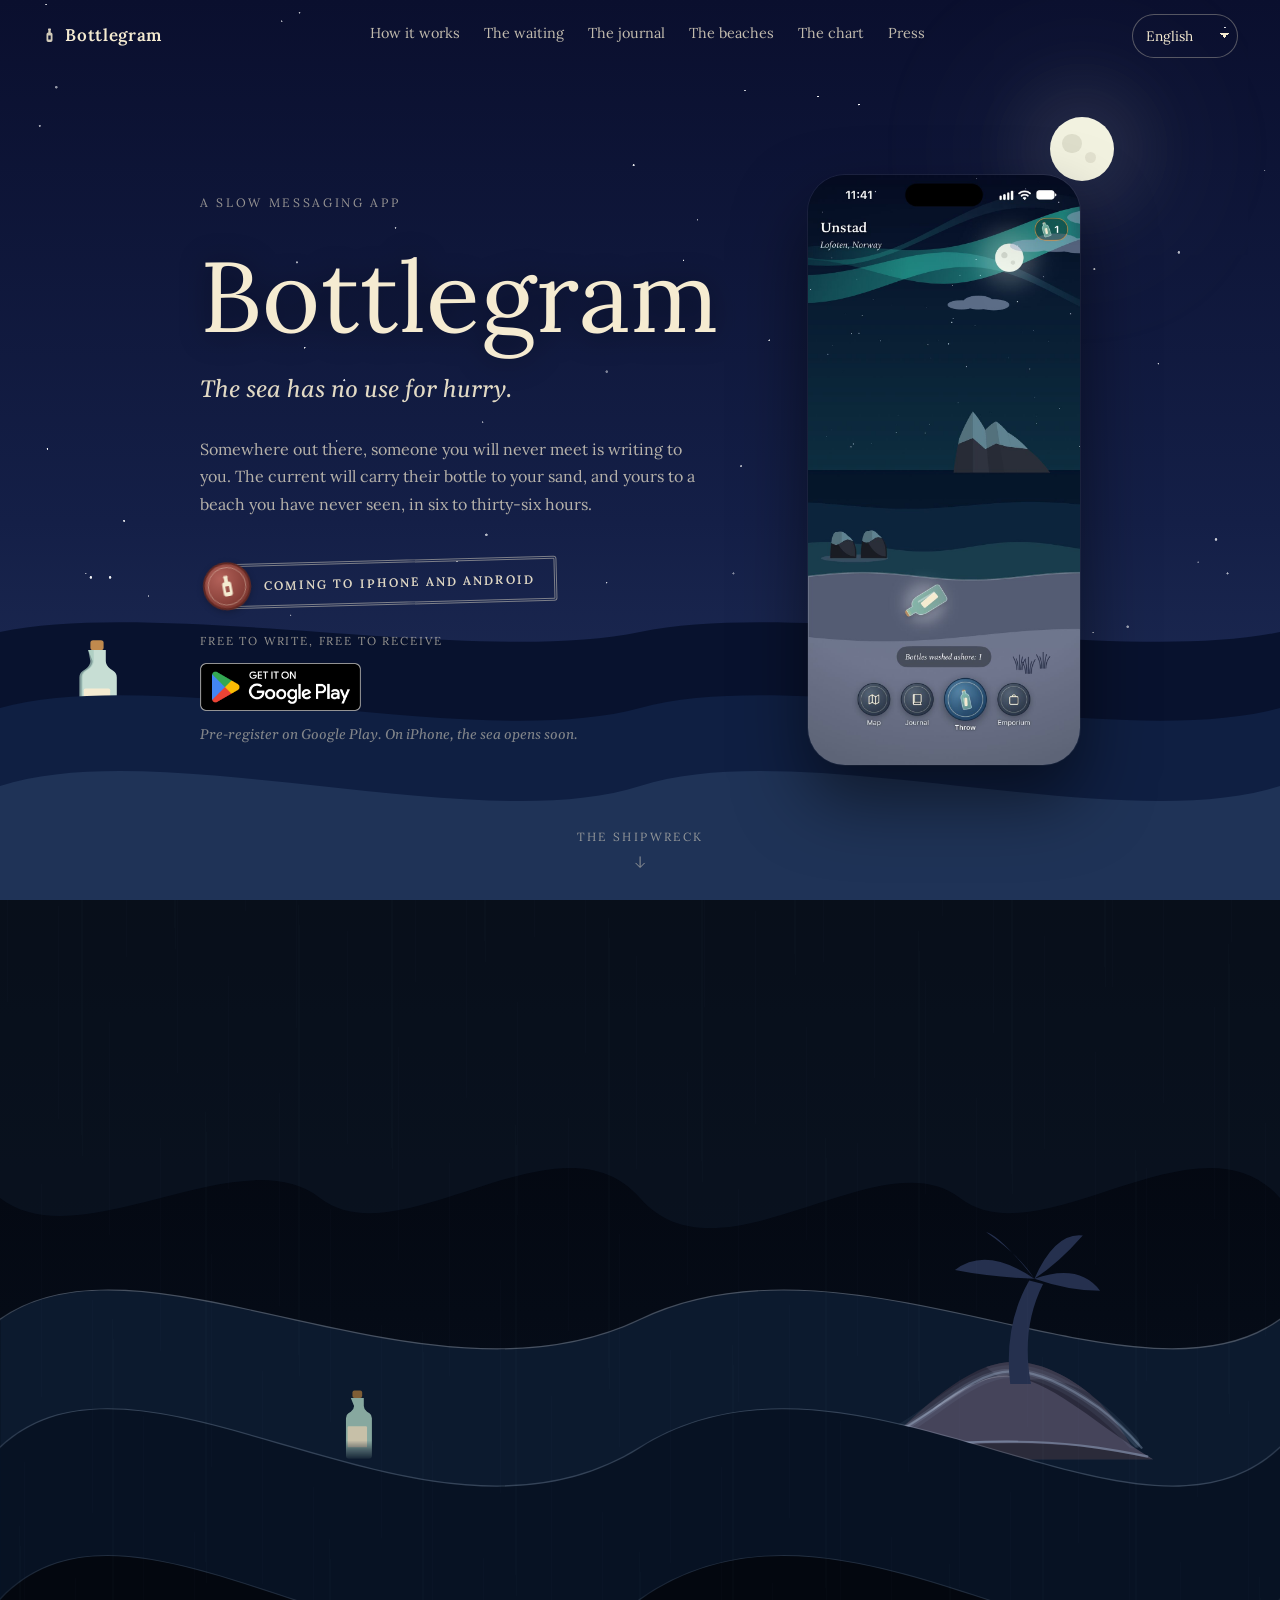
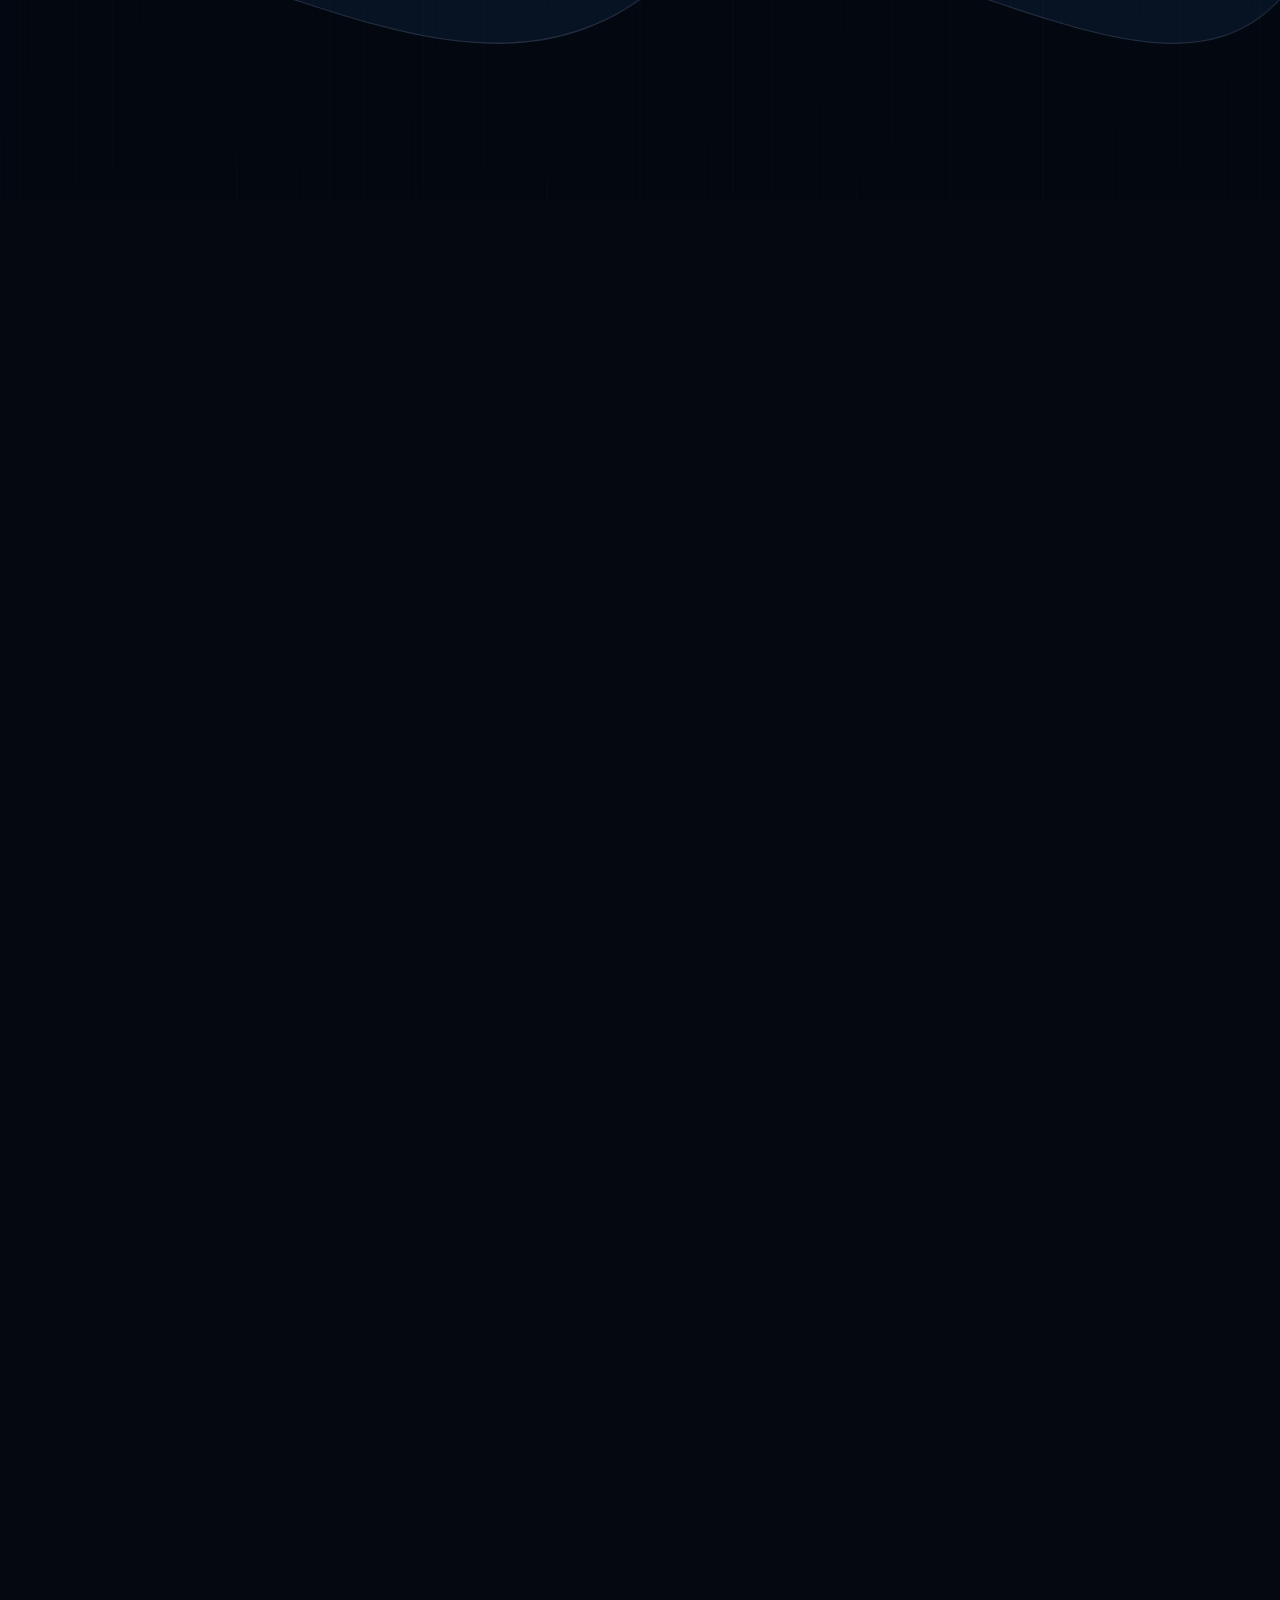
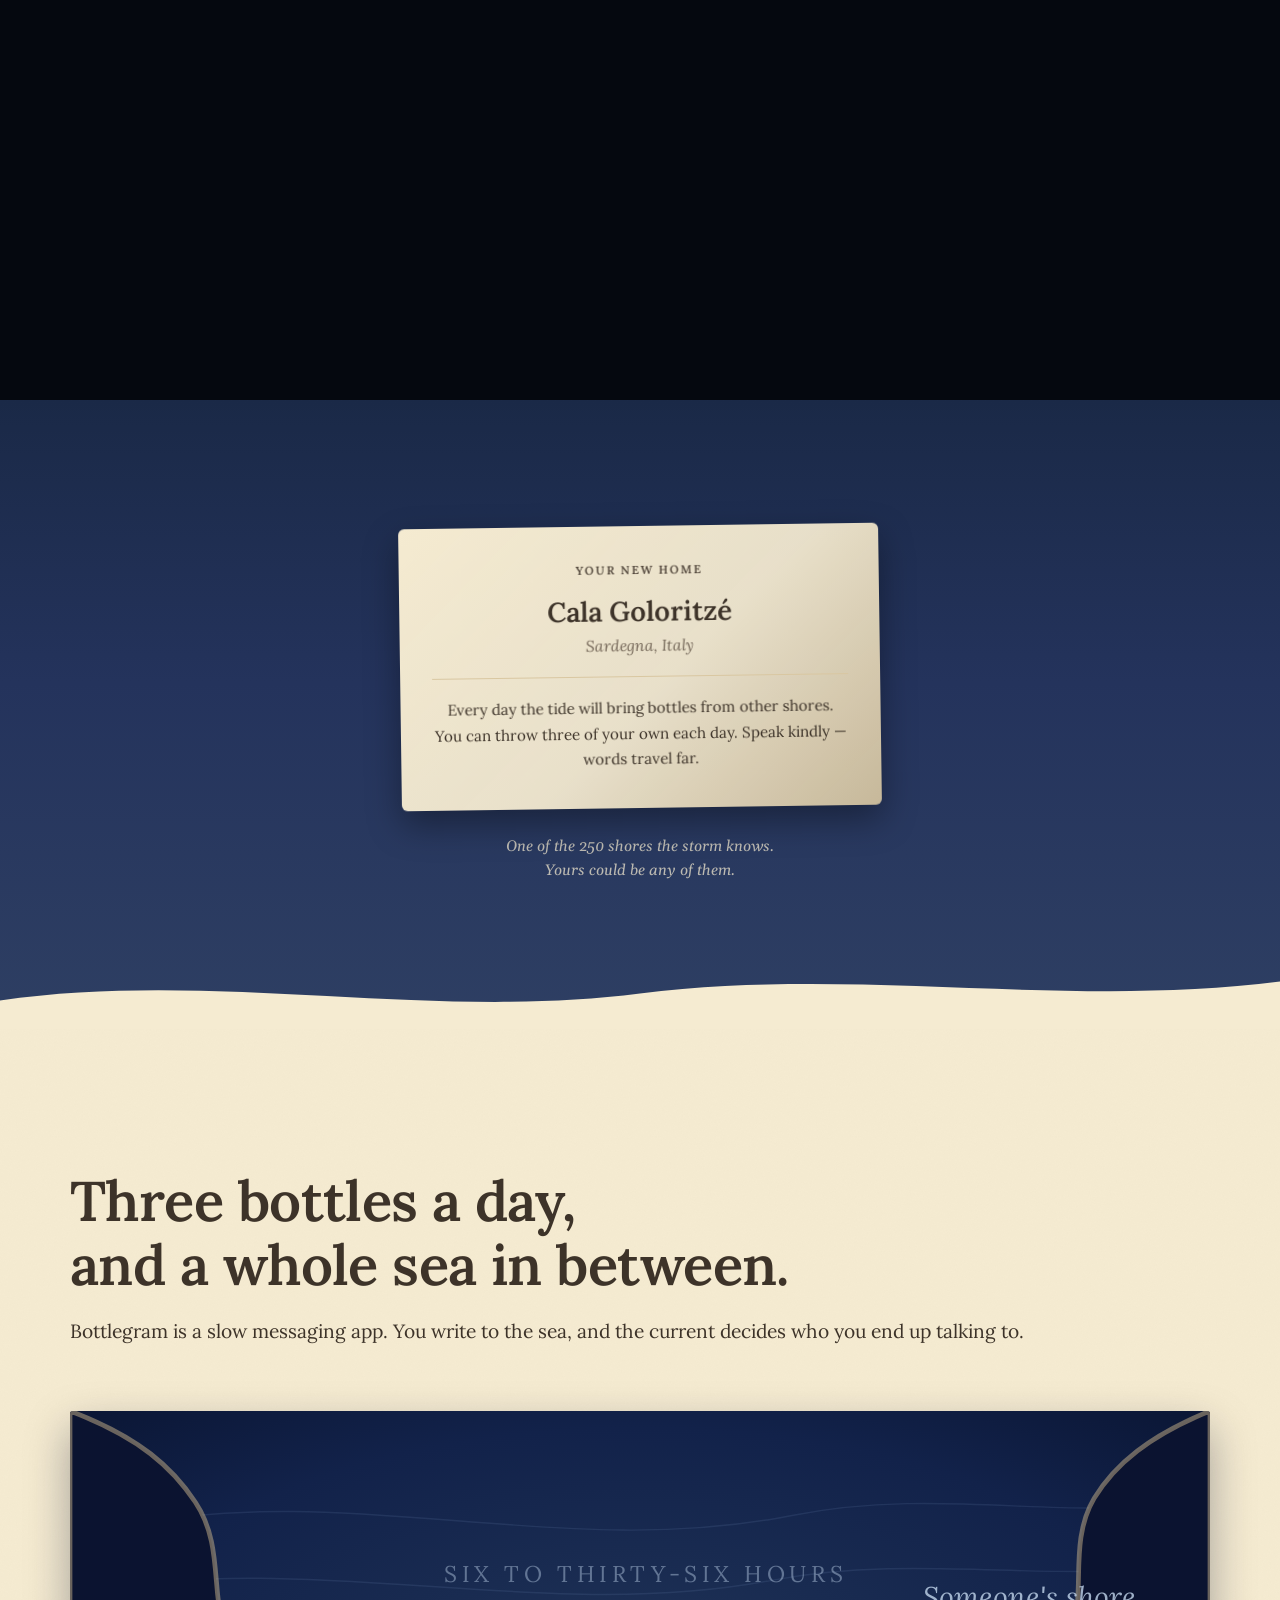
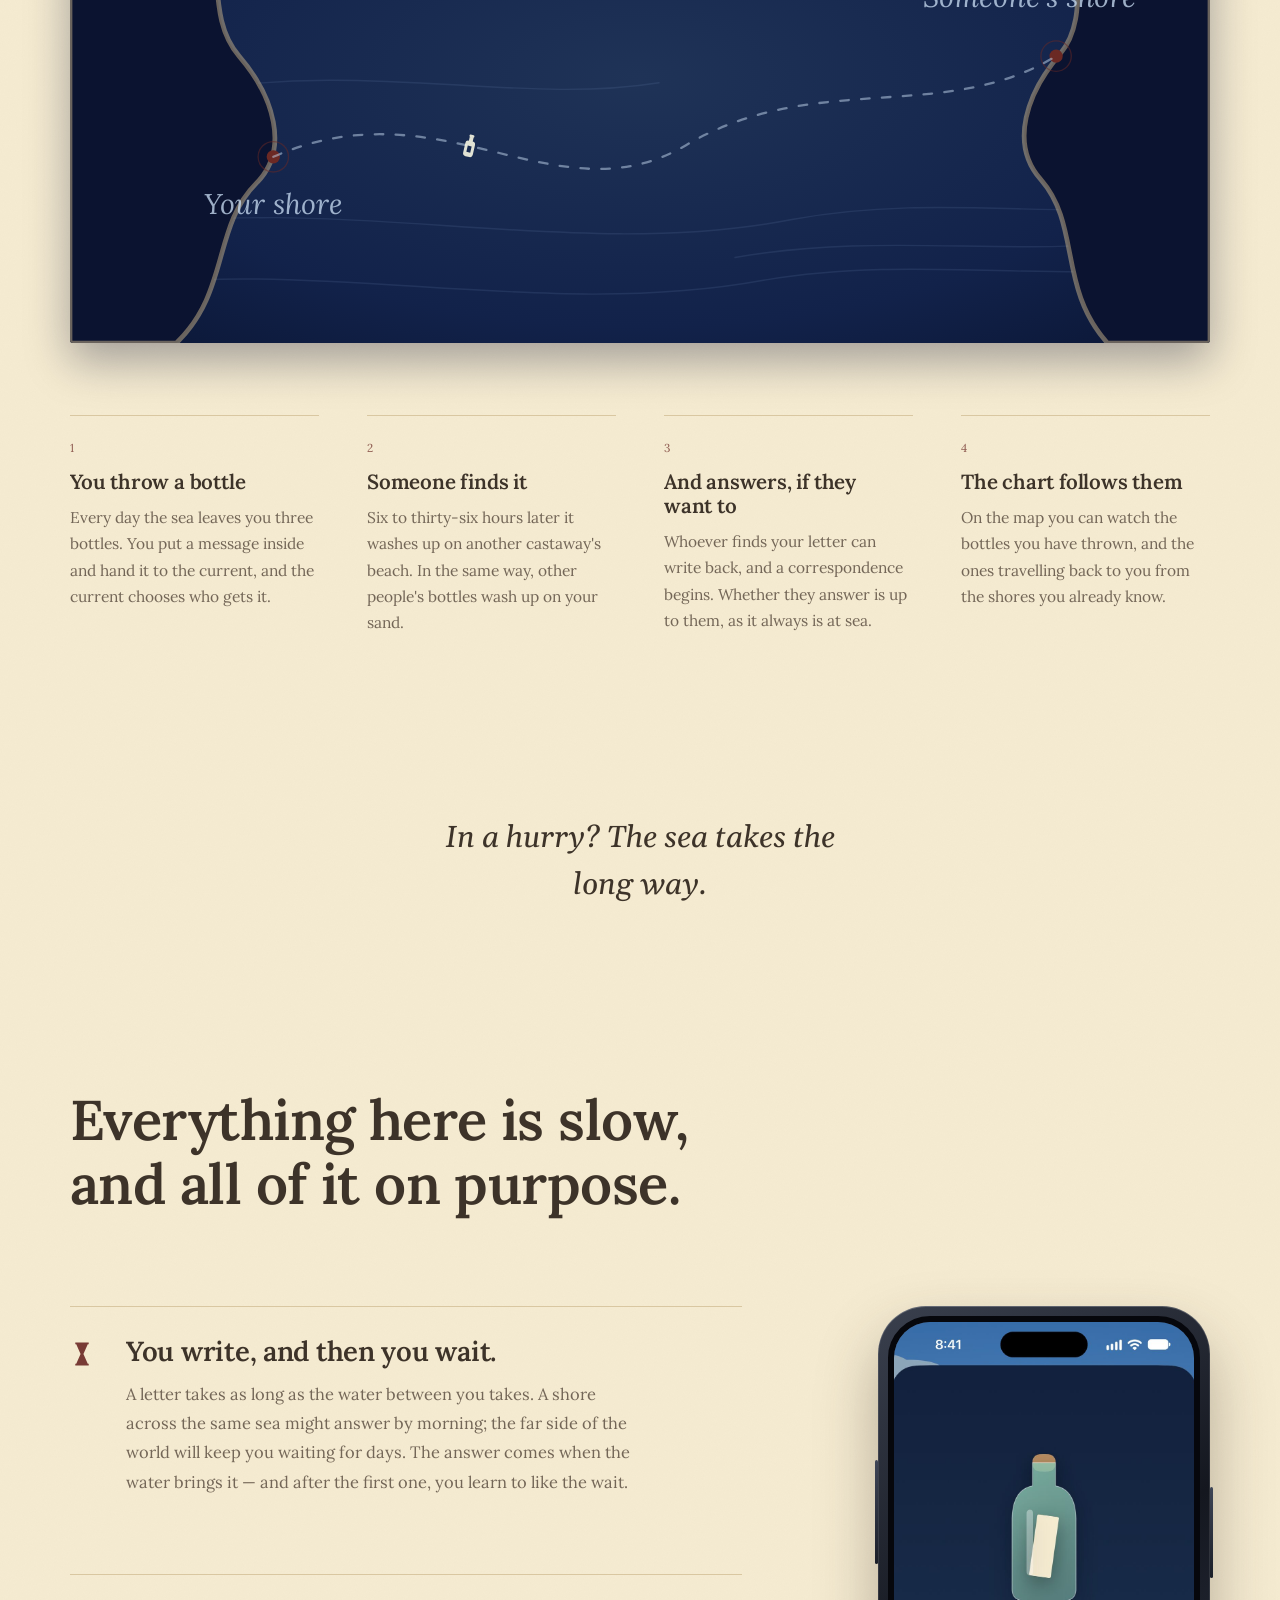
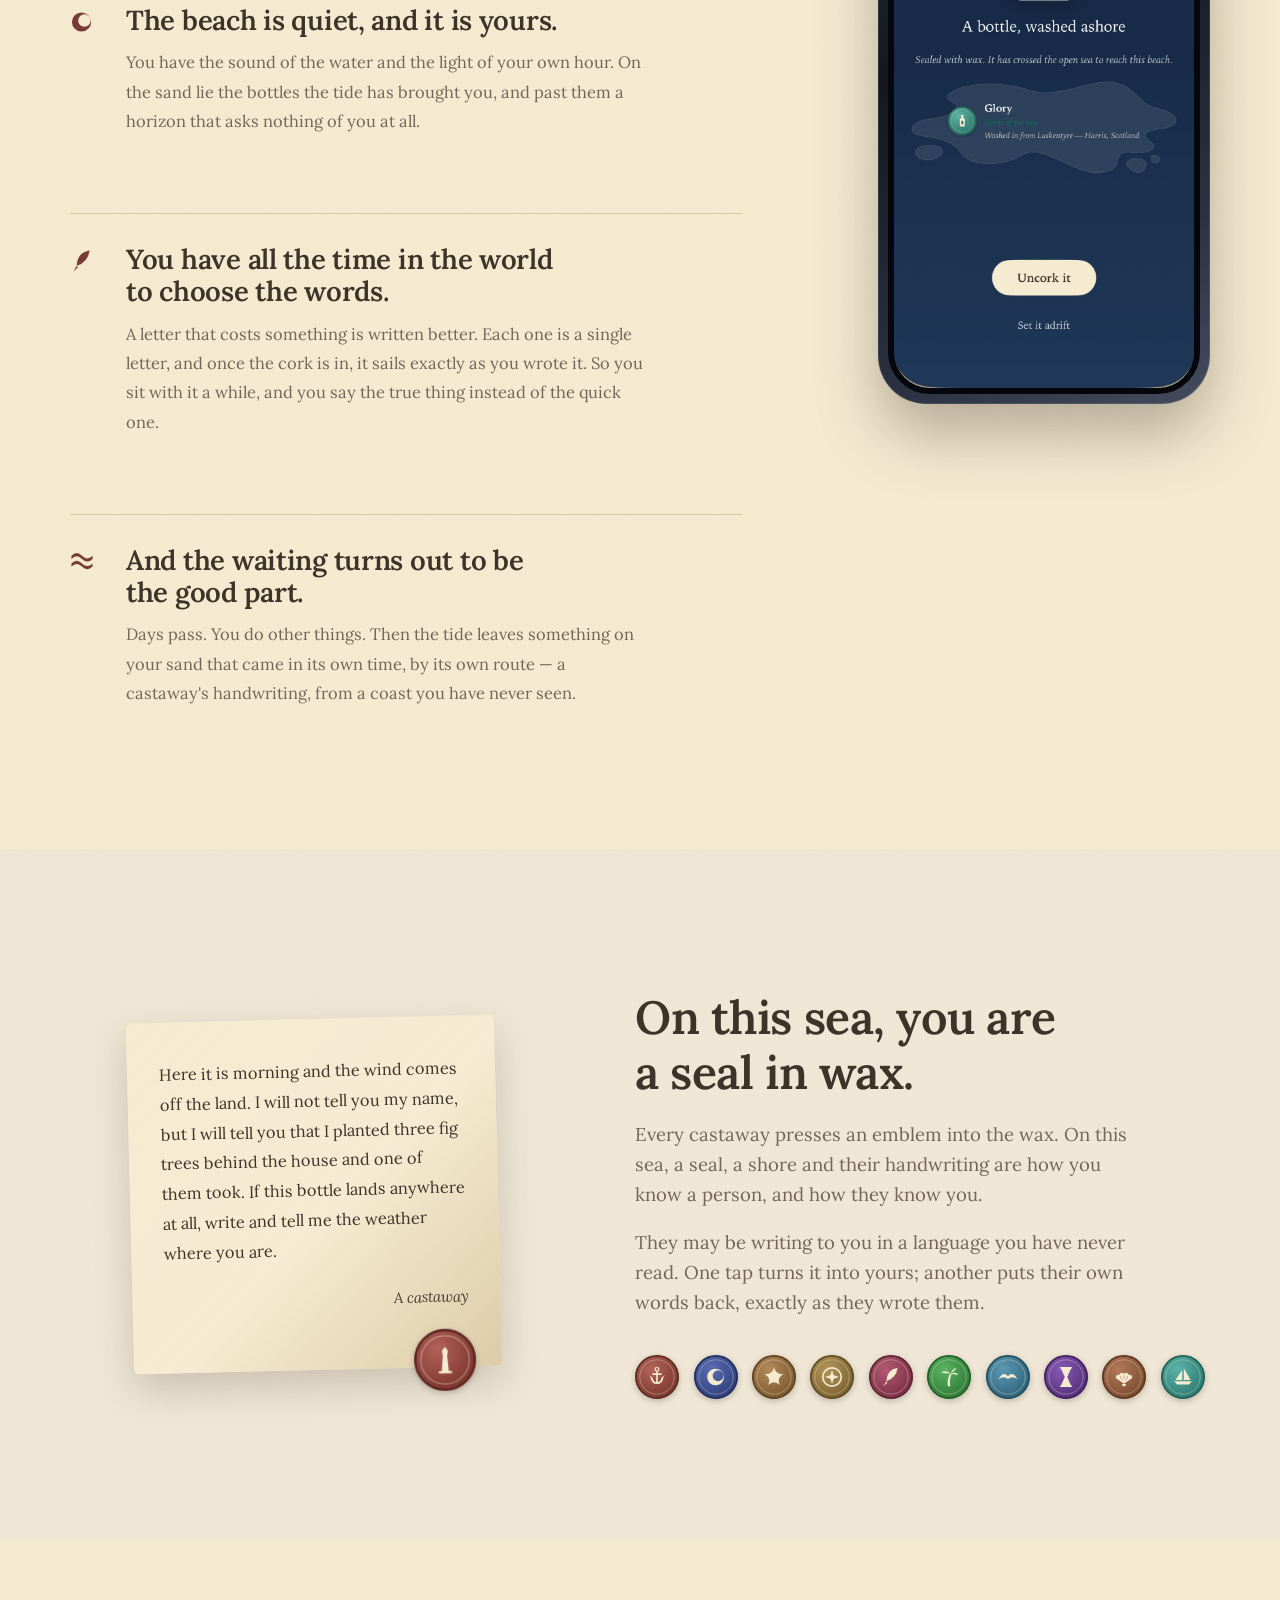
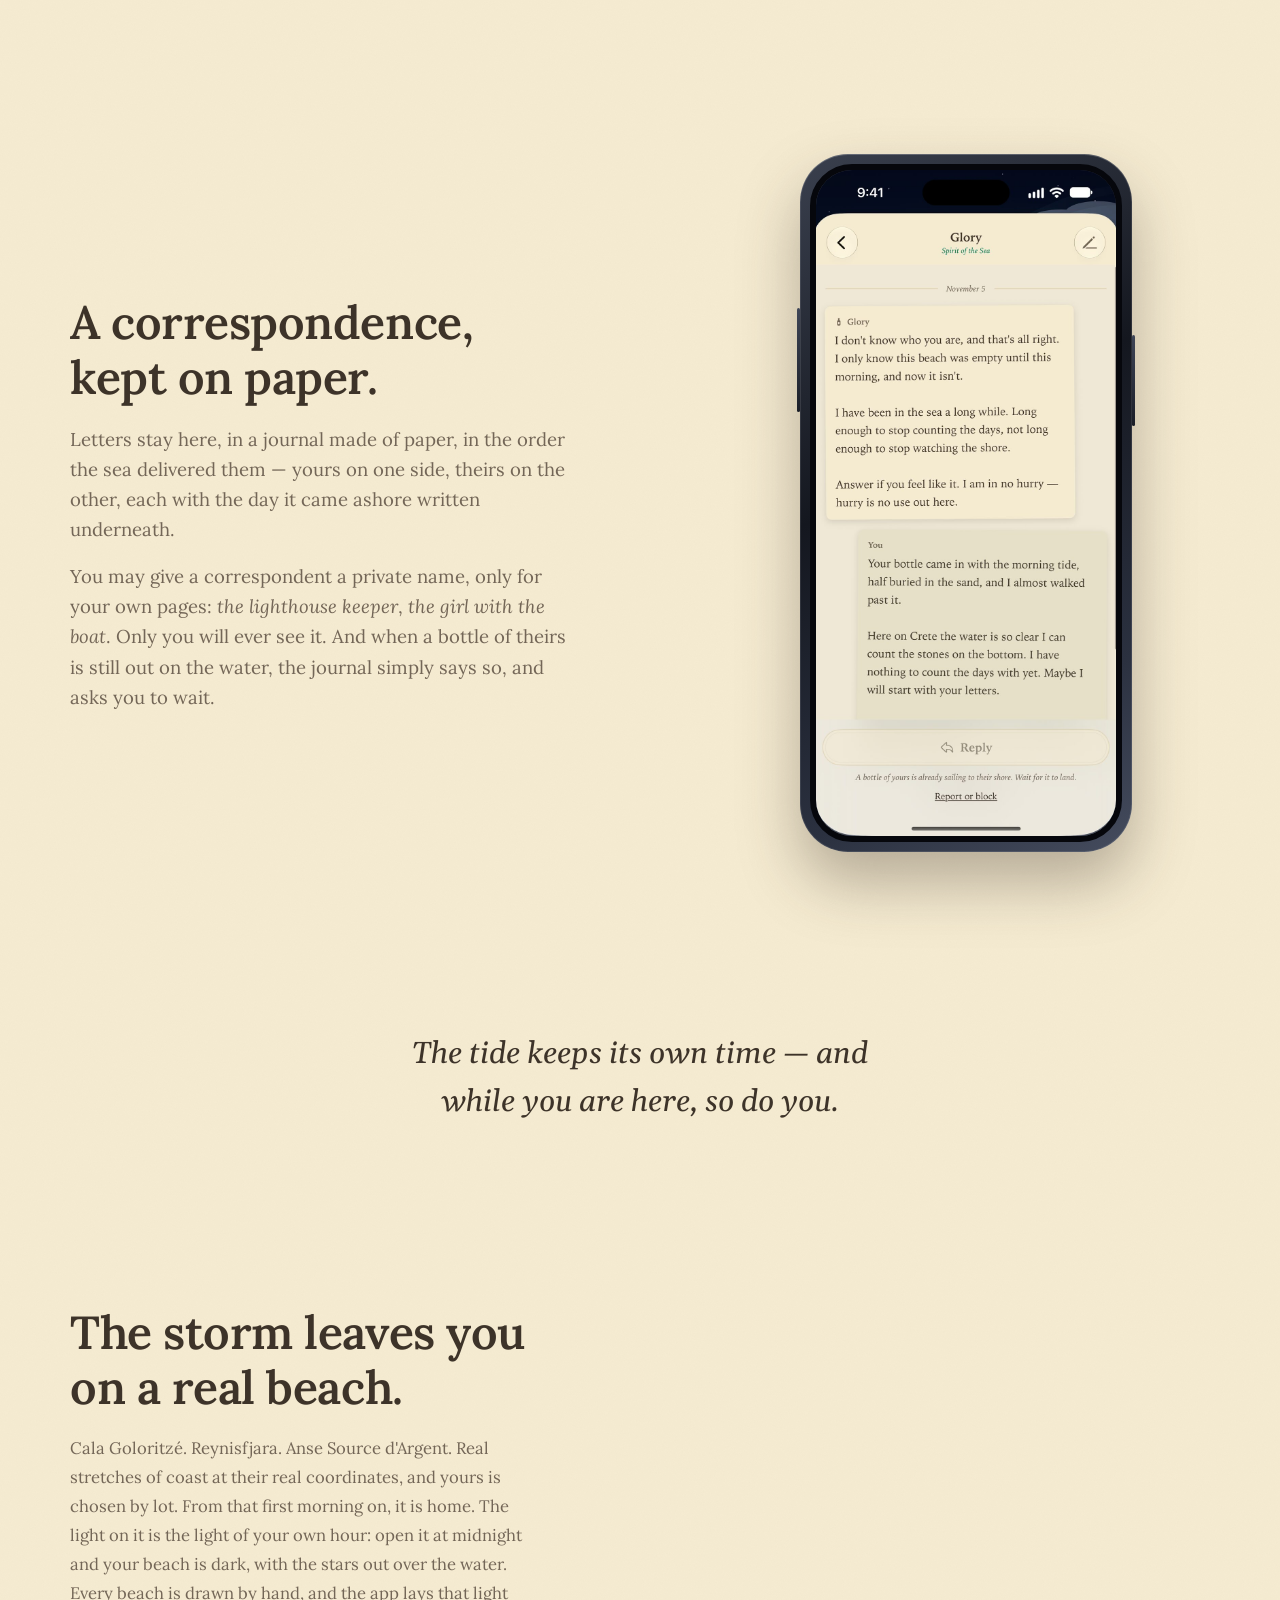
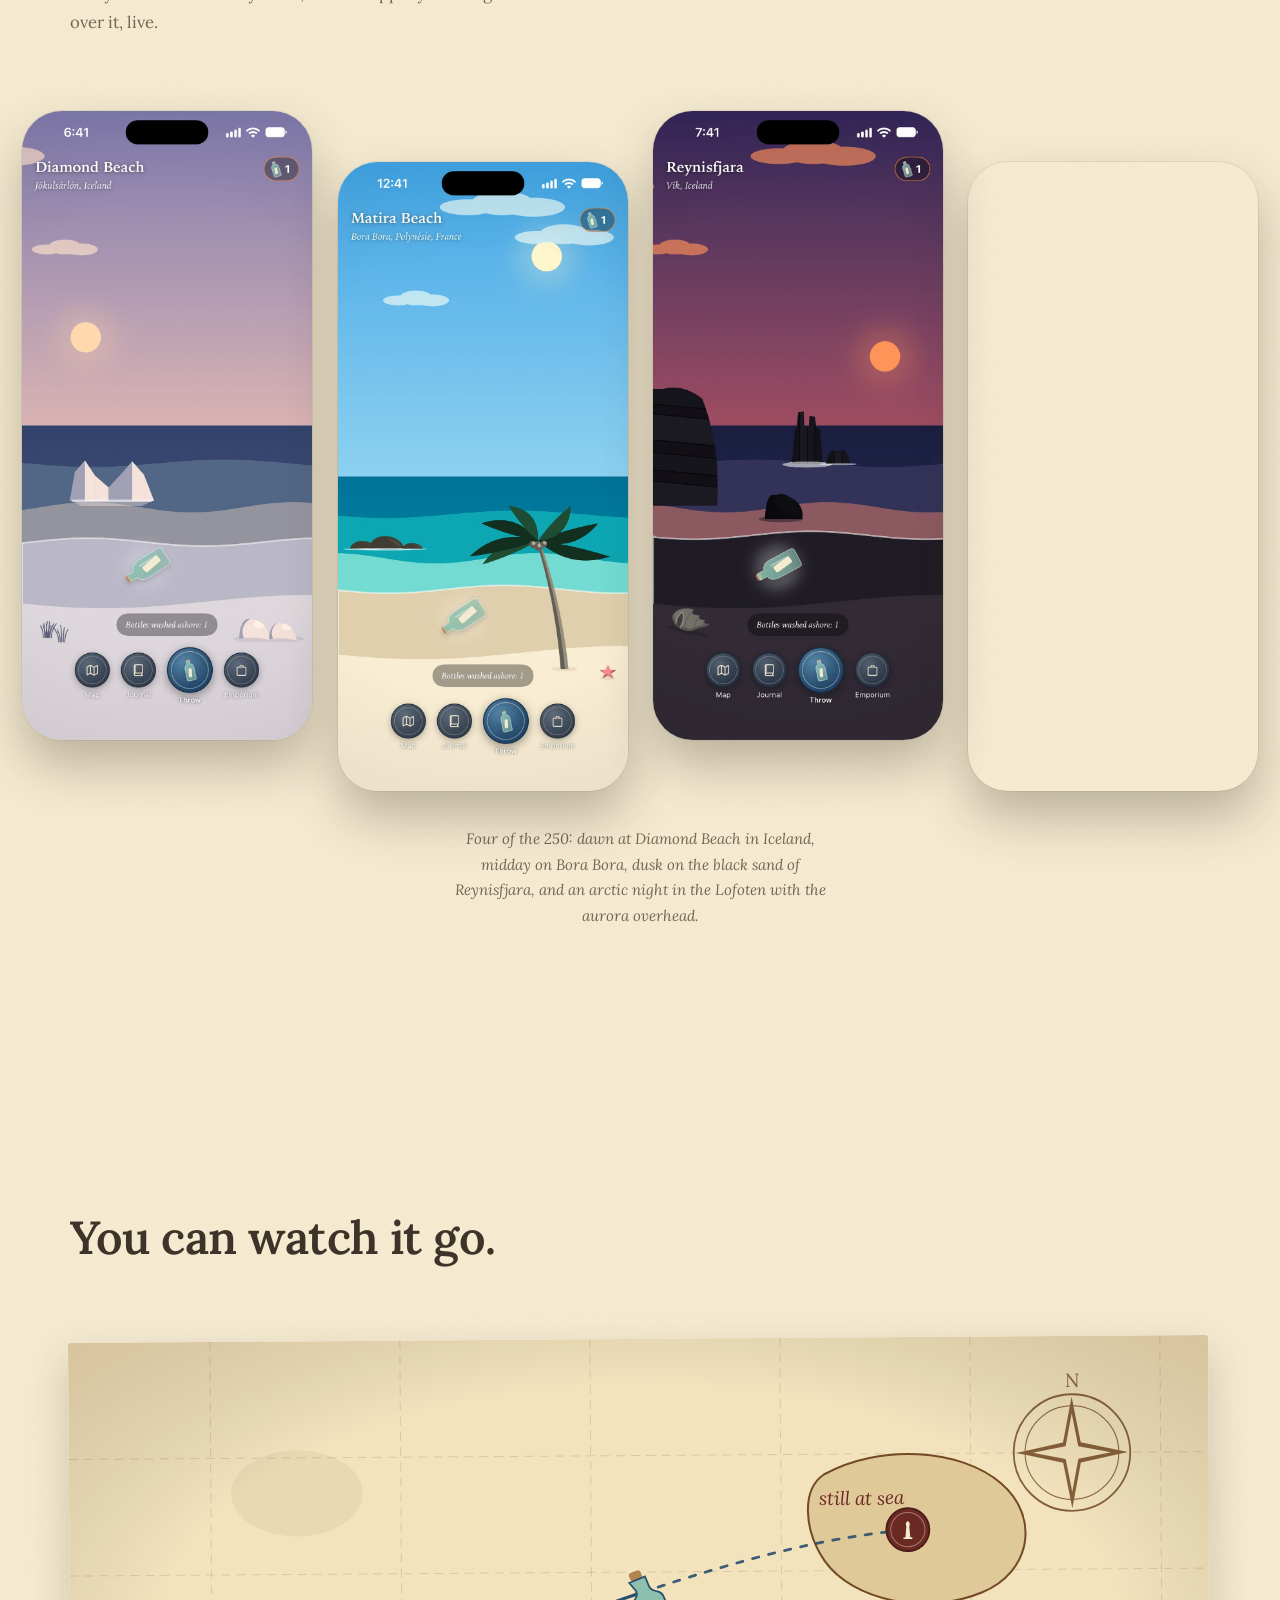
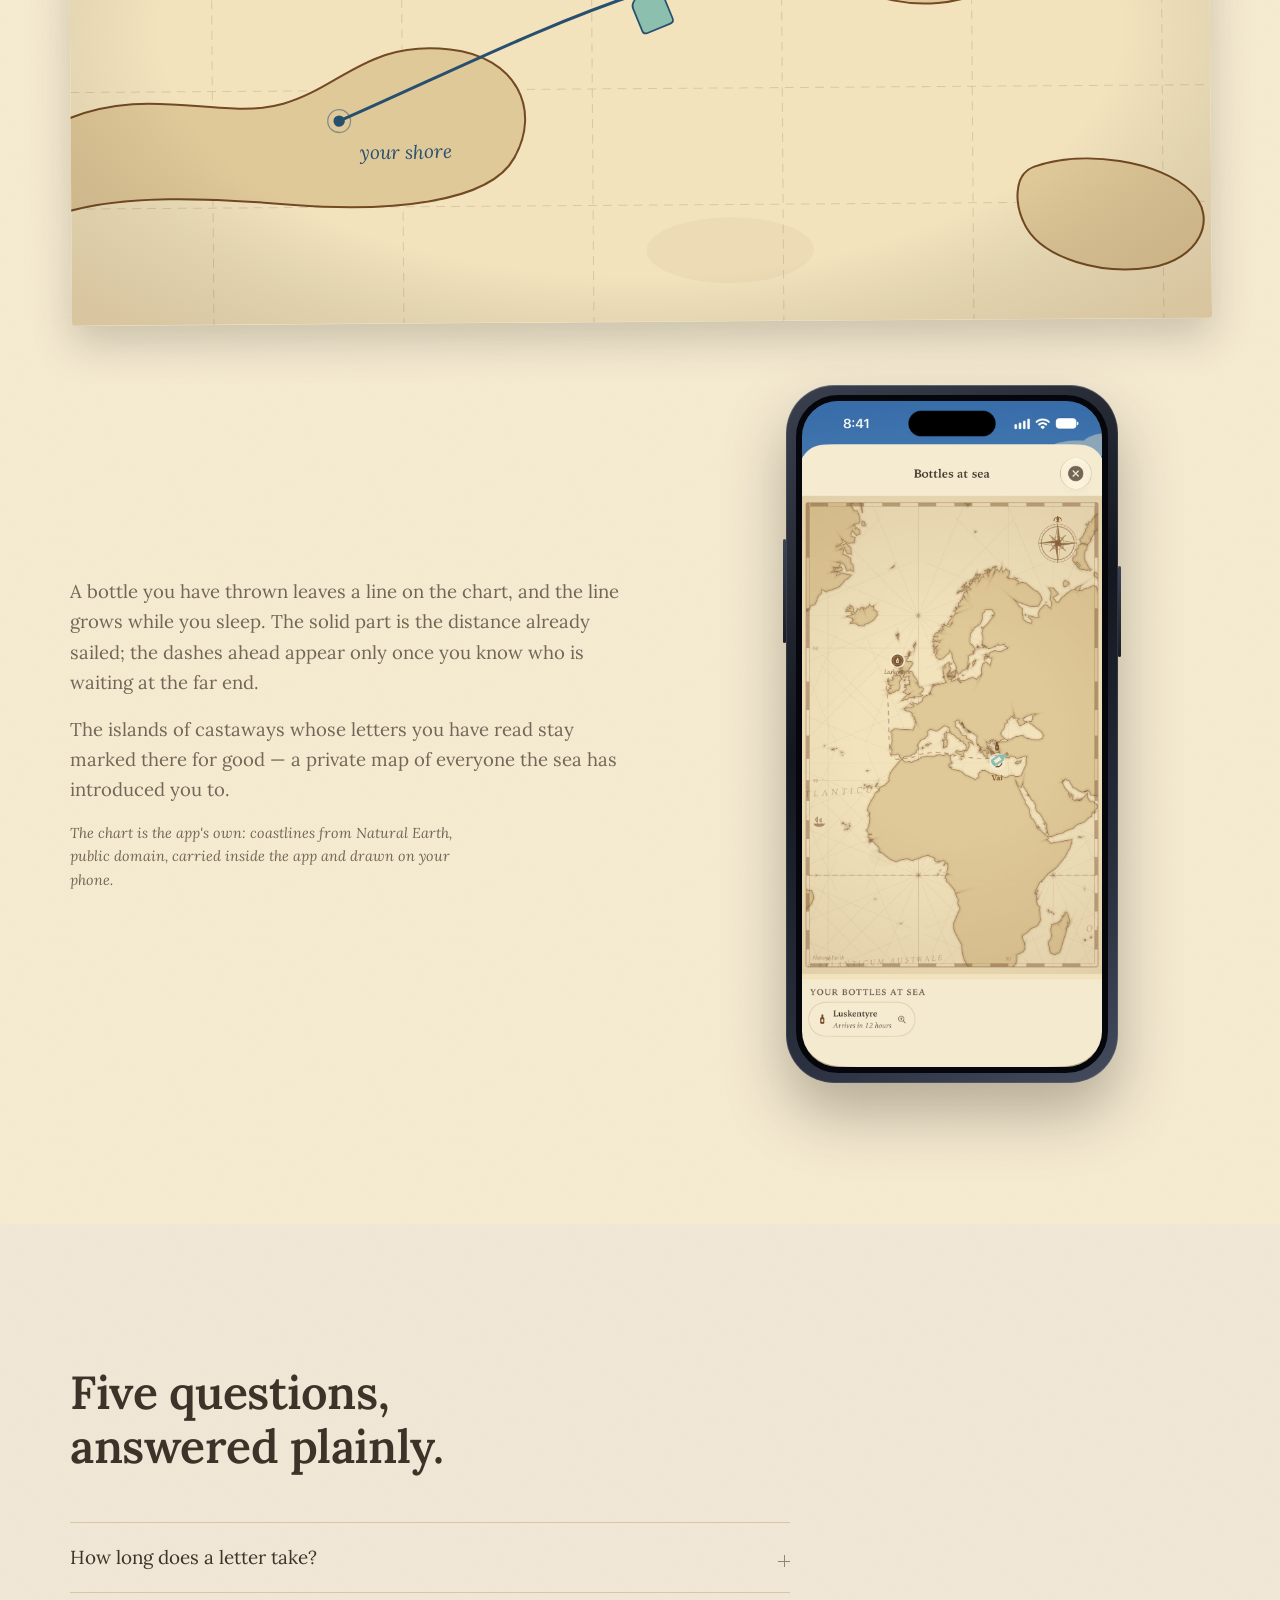
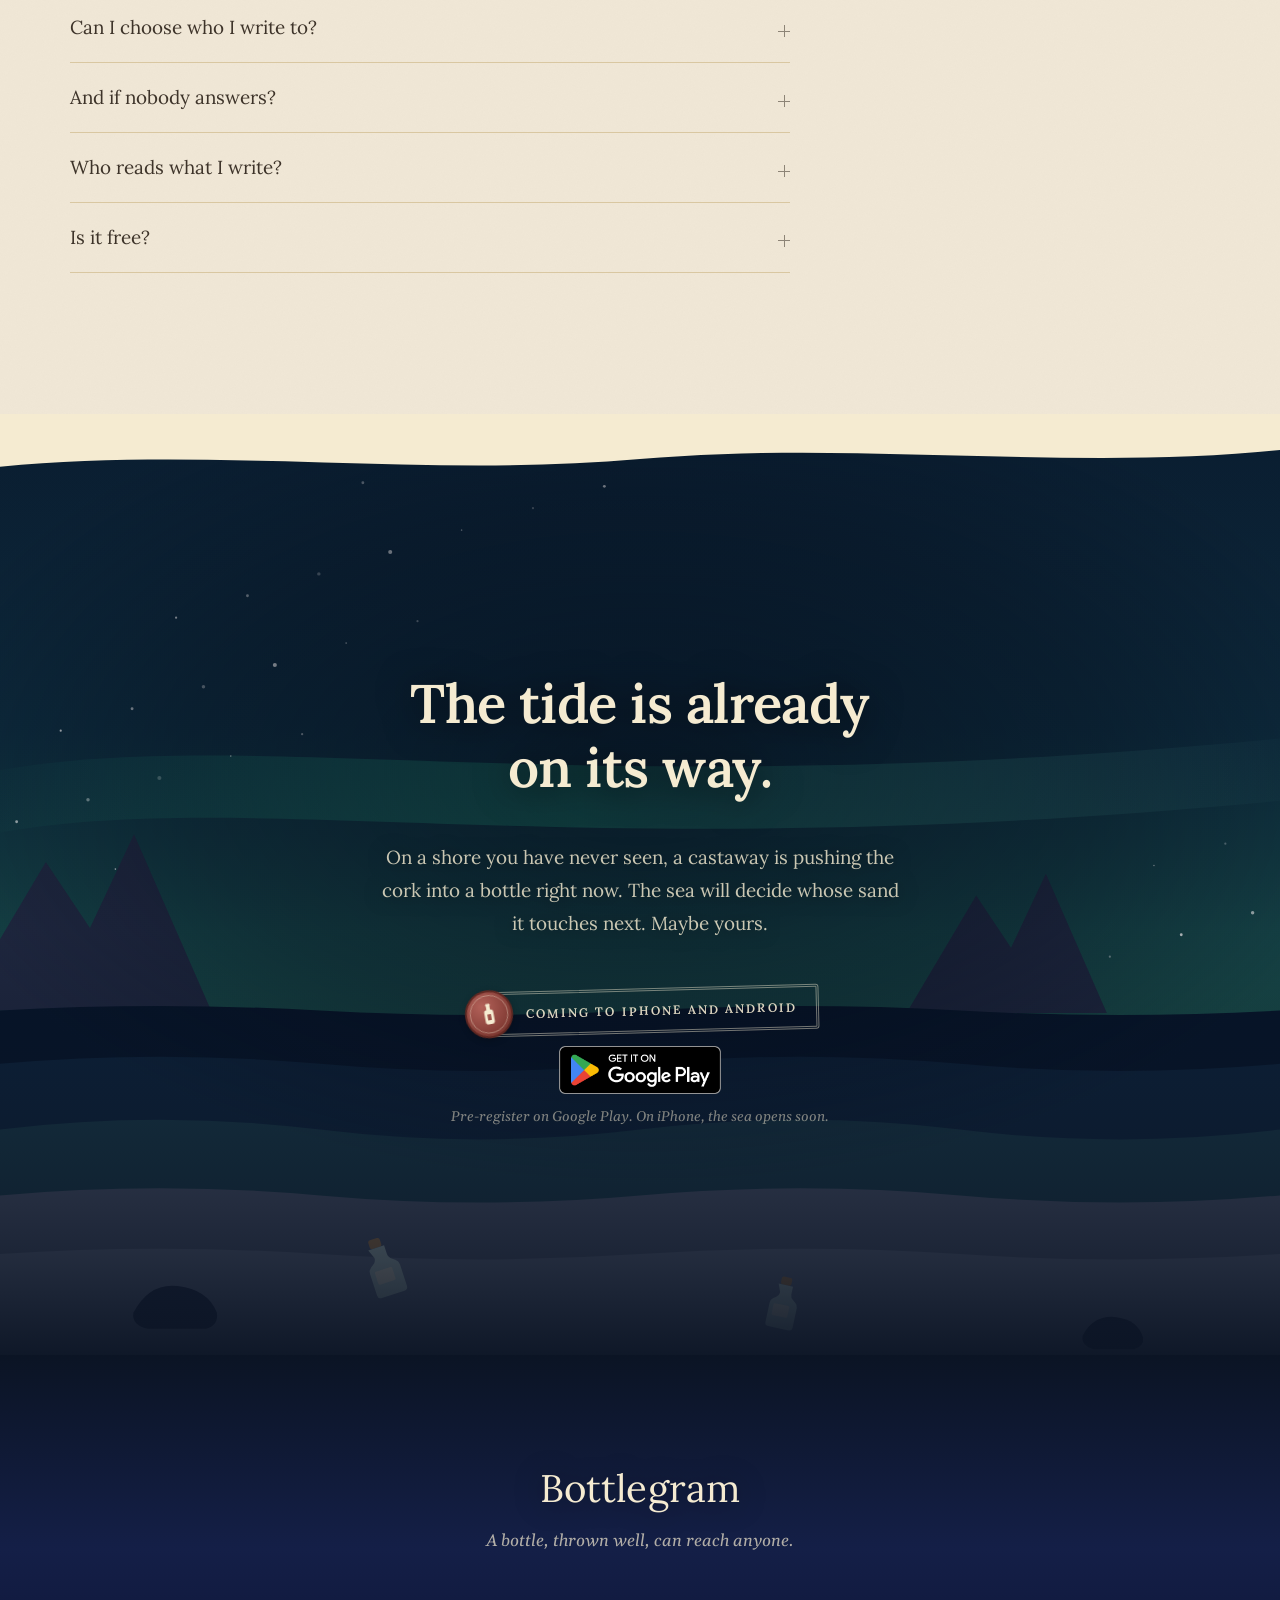
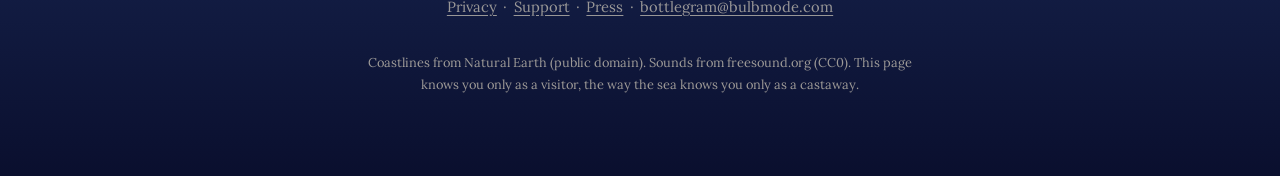
<file: index.html>
<!doctype html>
<html lang="en">
<head>
<meta charset="utf-8">
<meta name="viewport" content="width=device-width, initial-scale=1">
<title>Bottlegram — a slow messaging app</title>
<meta name="description" content="Write a letter, seal it in a bottle, and the current carries it to a castaway's beach, six to thirty-six hours away. A slow messaging app coming to iPhone and Android.">
<meta name="theme-color" content="#0A0F2E">
<link rel="icon" href="assets/icona.png" sizes="any">
<link rel="apple-touch-icon" href="assets/icona.png">
<link rel="stylesheet" href="styles.css?v=2">

<meta property="og:type" content="website">
<meta property="og:title" content="Bottlegram — a slow messaging app">
<meta property="og:description" content="The sea has no use for hurry. Write to a castaway on a real beach and let the tide take its time.">
<meta property="og:image" content="https://www.bottlegram.app/assets/anteprima.png">
<meta name="twitter:card" content="summary_large_image">
</head>
<body>

<a class="salta" href="#contenuto">Skip to content</a>

<header class="barra" id="barra">
  <a class="marchio" href="#" aria-label="Bottlegram">
    <svg class="marchio-glifo" viewBox="0 0 100 100" aria-hidden="true"><path data-glifo="bottle" fill-rule="evenodd"/></svg>
    <span>Bottlegram</span>
  </a>
  <nav class="rotta" aria-label="Sections">
    <a href="#come-funziona">How it works</a>
    <a href="#attesa">The waiting</a>
    <a href="#diario">The journal</a>
    <a href="#spiagge">The beaches</a>
    <a href="#carta">The chart</a>
    <a href="press.html">Press</a>
  </nav>
</header>

<main id="contenuto">

<!-- ══════════════════════════════ IL MARE ══════════════════════════════ -->
<section class="eroe notte" aria-labelledby="titolo">
  <div class="luna" aria-hidden="true"></div>
  <div class="stelle prima" aria-hidden="true"></div>
  <div class="stelle seconda" aria-hidden="true"></div>

  <div class="eroe-scena">
    <div class="eroe-testo">
      <p class="occhiello">A slow messaging app</p>
      <h1 id="titolo" class="marchione">Bottlegram</h1>
      <p class="voce-mare">The sea has no use for hurry.</p>
      <p class="eroe-corpo">Somewhere out there, someone you will never meet is writing to you. The current will carry their bottle to your sand, and yours to a beach you have never seen, in six to thirty-six hours.</p>
      <div class="azioni">
        <p class="timbro"><span class="cera" data-sigillo="bottle" data-tinta="0.015" aria-hidden="true"></span>Coming to iPhone and&nbsp;Android</p>
        <p class="garanzie">Free to write, free to receive</p>
        <!-- I negozi. L'App Store si accende col Release: vedi l'interruttore in styles.css. -->
        <div class="negozi">
          <a class="solo-dopo" href="https://apps.apple.com/app/id6804406606"><img src="assets/badge/app-store-preordine.svg" width="141" height="48" loading="lazy" alt="Pre-order on the App Store"></a>
          <a href="https://play.google.com/store/apps/details?id=com.bulbmode.bottlegram"><img class="badge-google" src="assets/badge/google-play-en.png" width="161" height="48" alt="Get it on Google Play"></a>
        </div>
        <p class="sottovoce"><span class="solo-prima">Pre-register on Google Play. On iPhone, the sea opens soon.</span><span class="solo-dopo">Pre-order on the App Store, or pre-register on Google Play.</span></p>
      </div>
    </div>

    <!-- L'app dentro la notte: lo schermo e basta, senza scocca. Un telefono
         disegnato qui farebbe due cornici, la sua e quella della finestra, e
         la notte della pagina e quella dell'app sono la stessa notte. -->
    <div class="eroe-app">
      <img class="schermata-nuda" src="assets/unstad-notte-aurora.jpg?v=2" width="900" height="1955" decoding="async"
           alt="The app at Unstad, in the Lofoten, at night: the aurora and a full moon over a dark arctic sea, and a bottle washed up on the sand.">
    </div>
  </div>

  <div class="mare" aria-hidden="true">
    <svg class="onde dietro" viewBox="0 0 1440 400" preserveAspectRatio="none">
      <g class="strato lento">
        <path class="onda-lontana" d="M0,132 C180,98 540,166 720,132 C900,98 1260,166 1440,132 C1620,98 1980,166 2160,132 L2160,400 L0,400 Z"/>
      </g>
    </svg>

    <div class="bottiglia">
      <svg viewBox="0 0 60 96">
        <rect x="24" y="2" width="12" height="9" rx="2.4" fill="#C08A4E"/>
        <path d="M22 11 h16 v10 q0 4 4 7 l3 2 q3 2 3 6 v46 q0 4 -4 4 h-24 q-4 0 -4 -4 v-46 q0 -4 3 -6 l3 -2 q4 -3 4 -7 z" fill="#C7DED4"/>
        <path d="M22 11 h5 v10 q0 4 -4 7 l-3 2 q-3 2 -3 6 v46 q0 4 4 4 h-3 q-4 0 -4 -4 v-46 q0 -4 3 -6 l3 -2 q4 -3 4 -7 z" fill="#A8CBBF" opacity="0.75"/>
        <rect x="18" y="46" width="24" height="26" rx="1.5" fill="#F5EBD1"/>
      </svg>
    </div>

    <svg class="onde davanti" viewBox="0 0 1440 400" preserveAspectRatio="none">
      <g class="strato medio">
        <path class="onda-media" d="M0,208 C180,164 540,252 720,208 C900,164 1260,252 1440,208 C1620,164 1980,252 2160,208 L2160,400 L0,400 Z"/>
      </g>
      <g class="strato svelto">
        <path class="onda-vicina" d="M0,286 C180,234 540,338 720,286 C900,234 1260,338 1440,286 C1620,234 1980,338 2160,286 L2160,400 L0,400 Z"/>
      </g>
    </svg>
  </div>

  <a class="giu" href="#prologo"><span>The shipwreck</span><svg viewBox="0 0 24 24" aria-hidden="true"><path d="M12 4 v14 M6 13 l6 6 6-6" fill="none" stroke="currentColor" stroke-width="1.4" stroke-linecap="round" stroke-linejoin="round"/></svg></a>
</section>

<!-- ═════════════════════════════ LA TEMPESTA ════════════════════════════
     Il fondale resta fermo e cambia con i versi: la nave c'è finché il primo
     verso dice che il mare se l'è presa, poi sparisce; il cielo si apre; e
     sull'ultimo arriva la bottiglia. Tre atti, non tre paragrafi.          -->
<section class="prologo notte" id="prologo" aria-label="The shipwreck">

  <div class="tempesta atto-1" id="tempesta" aria-hidden="true">
    <div class="cielo-tempesta"></div>

    <!-- Tre banchi di nuvole che vanno, appena più chiari del cielo: di notte
         una nuvola non è bianca, è un pezzo di buio con un bordo. -->
    <svg class="nuvolaglia" viewBox="0 0 1440 900" preserveAspectRatio="none">
      <g class="strato nubi-alte">
        <path fill="#060D18" d="M0,132C45,158 135,106 180,132S315,90 360,132S495,102 540,132S675,84 720,132S855,106 900,132S1035,90 1080,132S1215,102 1260,132S1395,84 1440,132S1575,106 1620,132S1755,90 1800,132S1935,102 1980,132S2115,84 2160,132S2295,106 2340,132S2475,90 2520,132S2655,102 2700,132S2835,84 2880,132L2880,0 L0,0 Z"/>
      </g>
      <g class="strato nubi-medie">
        <path fill="#0A1321" d="M0,214C60,260 180,168 240,214S420,148 480,214S660,176 720,214S900,168 960,214S1140,148 1200,214S1380,176 1440,214S1620,168 1680,214S1860,148 1920,214S2100,176 2160,214S2340,168 2400,214S2580,148 2640,214S2820,176 2880,214L2880,0 L0,0 Z"/>
      </g>
      <g class="strato nubi-basse">
        <path fill="#0E1A2B" d="M0,298C90,360 270,236 360,298S630,206 720,298S990,236 1080,298S1350,206 1440,298S1710,236 1800,298S2070,206 2160,298S2430,236 2520,298S2790,206 2880,298L2880,0 L0,0 Z"/>
      </g>
    </svg>

    <div class="bagliore"></div>

    <!-- La saetta: parte da dentro il bagliore e scende verso l'acqua, con una
         forcella che si stacca a metà. Quattro tratti sullo stesso tracciato —
         alone, mezzo, nucleo — perché il chiarore intorno si fa così e non con
         una sfocatura, che a ogni fotogramma si paga. -->
    <div class="saetta">
      <svg viewBox="0 0 100 260" preserveAspectRatio="xMidYMin meet">
        <path class="alone"  d="M58 2 L27 106 L57 106 L19 254"/>
        <path class="mezzo"  d="M58 2 L27 106 L57 106 L19 254"/>
        <path class="nucleo" d="M58 2 L27 106 L57 106 L19 254"/>
        <path class="ramo"   d="M41 150 L72 196 L61 232"/>
      </svg>
    </div>

    <svg class="mareggiata dietro" viewBox="0 0 1440 900" preserveAspectRatio="none">
      <g class="strato lentissimo">
        <path class="cresta" d="M0,420 C160,318 480,522 720,420 C960,318 1280,522 1440,420 C1600,318 1920,522 2160,420"/>
        <path d="M0,420 C160,318 480,522 720,420 C960,318 1280,522 1440,420 C1600,318 1920,522 2160,420 L2160,900 L0,900 Z" fill="#0C1A2E"/>
      </g>
    </svg>

    <svg class="mareggiata davanti" viewBox="0 0 1440 900" preserveAspectRatio="none">
      <g class="strato lento">
        <path class="cresta" d="M0,548 C160,414 480,682 720,548 C960,414 1280,682 1440,548 C1600,414 1920,682 2160,548"/>
        <path d="M0,548 C160,414 480,682 720,548 C960,414 1280,682 1440,548 C1600,414 1920,682 2160,548 L2160,900 L0,900 Z" fill="#071223"/>
      </g>
      <g class="strato svelto">
        <path class="cresta" d="M0,700 C160,548 480,852 720,700 C960,548 1280,852 1440,700 C1600,548 1920,852 2160,700"/>
        <path d="M0,700 C160,548 480,852 720,700 C960,548 1280,852 1440,700 C1600,548 1920,852 2160,700 L2160,900 L0,900 Z" fill="#03070F"/>
      </g>
    </svg>

    <div class="pioggia fitta"></div>
    <div class="pioggia rada"></div>
    <div class="lampo"></div>

    <!-- La nave, finché il primo verso non dice che il mare se l'è presa. -->
    <div class="relitto">
      <svg viewBox="0 0 140 118">
        <ellipse cx="70" cy="102" rx="60" ry="7" fill="#050B15" opacity=".55"/>
        <path d="M64,16 L69,16 L69,88 L64,88 Z" fill="#16233A"/>
        <path d="M95,38 L99,38 L99,88 L95,88 Z" fill="#16233A"/>
        <path d="M69,12 L92,19 L69,26 Z" fill="#2E4262"/>
        <path d="M62,20 C34,36 27,62 32,86 L62,86 Z" fill="#2E4262"/>
        <path d="M62,20 C46,34 39,58 40,86 L32,86 C27,62 34,36 62,20 Z" fill="#3B5177"/>
        <path d="M93,42 C79,53 75,70 77,86 L93,86 Z" fill="#273956"/>
        <path d="M12,84 L128,84 L114,102 Q70,111 26,102 Z" fill="#1B2C47"/>
        <path d="M12,84 L128,84 L126,89 L14,89 Z" fill="#2B4066"/>
      </svg>
    </div>

    <!-- L'isolotto: quello che il mare ti lascia, dal secondo verso in poi.
         È la proposta A scelta da Francesco (isole.html): la duna con le
         curve delle onde, l'alone che abbraccia il bordo emerso (tre tratti
         come la saetta, niente fascio radiale), la palma del suo riferimento
         con le fronde a goccia che ricadono. Il viewBox parte sopra lo zero
         perché la chioma sporge oltre la gobba. -->
    <div class="isolotto">
      <svg viewBox="0 -26 240 186">
        <!-- la duna dietro, quasi silhouette -->
        <path d="M40,132 C60,112 86,84 116,72 C142,62 168,74 190,92 C202,102 212,118 220,132 Z" fill="#2A2A3C"/>
        <path d="M116,72 C142,62 168,74 190,92 C174,82 156,78 140,82 C131,84.5 122,77 116,72 Z" fill="#3A394C"/>
        <!-- la duna davanti, gobbosa, col chiaro sul filo della cresta -->
        <path d="M8,136 C32,130 56,118 78,102 C96,88 116,77 136,79 C162,82 198,116 232,136 Z" fill="#45445A"/>
        <path d="M78,102 C96,88 116,77 136,79 C126,75.5 112,80 98,90 C90,95.5 84,99 78,102 Z" fill="#636174"/>
        <path d="M22,130 C46,122 64,112 84,98"
              fill="none" stroke="#8B8AA0" stroke-opacity=".3" stroke-width="1.3" stroke-linecap="round"/>
        <!-- la sabbia bagnata e la schiuma che la appoggia nel mare -->
        <path d="M8,136 C52,128 102,124 148,125 C184,126 212,131 232,136 Z" fill="#2B2B3A"/>
        <path d="M14,134 C58,126 106,123 148,124 C182,125 208,130 228,134"
              fill="none" stroke="#93A6C2" stroke-opacity=".5" stroke-width="1.5" stroke-linecap="round"/>
        <path d="M60,129 C84,125 112,123 138,123.5"
              fill="none" stroke="#93A6C2" stroke-opacity=".22" stroke-width="1" stroke-linecap="round"/>
        <!-- l'alone di bordo: tre tratti sul profilo emerso, mai alle punte -->
        <g fill="none" stroke="#AEC6E2" stroke-linecap="round">
          <path d="M34,127 C52,120 64,112 82,99 C99,86.5 117,75 133,75 C152,74 172,85 190,98 C200,105.5 210,115 218,124"
                stroke-opacity=".07" stroke-width="9"/>
          <path d="M30,129 C50,121.5 63,112.5 81,100 C98.5,87 117,75 133,75 C152,74 173,85.5 192,99 C203,107 213,117 221,126"
                stroke-opacity=".13" stroke-width="4"/>
          <path d="M26,131 C48,123 62,113 80,101 C98,87.5 117,75 133,75 C152,74 174,86 194,100 C206,109 216,119 224,128"
                stroke-opacity=".3" stroke-width="1.5"/>
        </g>
        <!-- LA PALMA È QUELLA DI PRIMA (il glifo dell'app), una sola, la
             grande: l'ha scelta Francesco dopo due palme disegnate a mano
             che non gli andavano. Base del tronco sul filo della cresta. -->
        <g transform="translate(80 -29) scale(1.2)"><path data-glifo="palm" fill="#25304E" fill-rule="evenodd"/></g>
      </svg>
    </div>

    <!-- E infine quello che il mare porta. -->
    <div class="bottiglia-superstite">
      <svg viewBox="0 0 60 96">
        <rect x="24" y="2" width="12" height="9" rx="2.4" fill="#8A6438"/>
        <path d="M22 11 h16 v10 q0 4 4 7 l3 2 q3 2 3 6 v46 q0 4 -4 4 h-24 q-4 0 -4 -4 v-46 q0 -4 3 -6 l3 -2 q4 -3 4 -7 z" fill="#93B5AA"/>
        <rect x="18" y="46" width="24" height="26" rx="1.5" fill="#D8CFB4"/>
      </svg>
    </div>
  </div>

  <div class="versi">
    <div class="verso">
      <p>The storm took the ship, the cargo, and every map you owned.</p>
    </div>
    <div class="verso">
      <p>The sea, in return, left you one thing: a beach at the end of the world.</p>
    </div>
    <div class="verso">
      <p>They say the tide brings words from other castaways. And that a bottle, thrown well, can reach anyone.</p>
    </div>
  </div>
</section>

<!-- ═════════════════════════════ L'APPRODO ══════════════════════════════
     La carta dice UNA spiaggia, ma è un esempio: il nome e il luogo ruotano
     piano (app.js, `girano`), una costa per bioma, e sotto una riga dice
     quante ne conosce la tempesta. Il luogo ruotato si traduce da LINGUE al
     volo — è l'unico testo dinamico tradotto della pagina. -->
<section class="approdo notte" aria-label="Your new home">
  <div class="approdo-colonna">
    <div class="carta-lettera affiora">
      <p class="etichetta">Your new home</p>
      <p class="nome-spiaggia" id="nome-approdo">Cala Goloritzé</p>
      <p class="luogo" id="luogo-approdo">Sardegna, Italy</p>
      <hr>
      <p class="corpo">Every day the tide will bring bottles from other shores. You can throw three of your own each day. Speak kindly — words travel far.</p>
    </div>
    <p class="approdo-nota affiora">One of the 250 shores the storm knows. Yours could be any of them.</p>
  </div>
  <svg class="riva" viewBox="0 0 1440 120" preserveAspectRatio="none" aria-hidden="true">
    <path d="M0,86 C240,50 480,110 720,78 C960,46 1200,96 1440,64 L1440,120 L0,120 Z" fill="#F5EBD1"/>
  </svg>
</section>

<!-- ═══════════════════════════ COME FUNZIONA ════════════════════════════
     Sta FRA l'approdo e l'attesa di proposito: chi è appena arrivato sulla
     sua spiaggia vuole sapere che cosa ci si fa, e solo dopo gli interessa
     perché è lento. Prima il gioco, poi il senso — invertirli è il modo di
     far leggere una poetica a qualcuno che sta ancora cercando il pulsante.

     La traversata è disegnata come una carta nautica, con le stesse mani di
     VoyageMapView: pergamena, rombi di vento, una rotta tratteggiata che il
     tempo percorre. La bottiglia ci cammina sopra con `animateMotion`, che
     segue lo STESSO path della rotta (`mpath`) — così non c'è una seconda
     copia di coordinate da tenere allineata a mano. -->
<section class="sezione carta traversata" id="come-funziona" aria-labelledby="titolo-come">
  <div class="dentro">
    <h2 id="titolo-come" class="grande">Three bottles a day,<br>and a whole sea in between.</h2>
    <p class="guida larga">Bottlegram is a slow messaging app. You write to the sea, and the current decides who you end up talking to.</p>

    <!-- LA TRAVERSATA, DI NOTTE — e non un secondo portolano: la carta
         nautica ce l'ha già la sezione «The crossing», più in basso, e due
         pergamene nella stessa pagina si annullano a vicenda. Qui il mare è
         quello vero, con la stessa tavolozza dell'eroe e dell'approdo: due
         teste di costa lontanissime, e in mezzo una bottiglia che ci mette
         delle ore. È l'intera app in un'immagine sola. -->
    <figure class="rotta-figura affiora">
      <svg class="traversata-notte" viewBox="0 0 1200 560" role="img"
           aria-label="A stretch of sea seen from above: two coasts, and a bottle drifting from one to the other.">
        <defs>
          <!-- VISTA DALL'ALTO, e la prima versione non lo era: aveva il cielo,
               le stelle e la linea dell'orizzonte, cioè una veduta LATERALE,
               con sopra una rotta che si guarda solo dall'alto. Le due cose
               insieme non stanno in piedi — la rotta smetteva di leggersi come
               un viaggio e diventava un cavo teso fra due scogliere. Qui non
               c'è più niente di verticale: solo acqua guardata da sopra. -->
          <radialGradient id="trav-acqua" cx="50%" cy="50%" r="78%">
            <stop offset="0%"   stop-color="#1F3357"/>
            <stop offset="60%"  stop-color="#12224A"/>
            <stop offset="100%" stop-color="#08122E"/>
          </radialGradient>
          <path id="rotta-traversata"
                d="M214,364 C392,286 512,432 648,352 C784,272 920,330 1038,258"/>
        </defs>

        <rect width="1200" height="560" fill="url(#trav-acqua)"/>

        <!-- Le correnti: righe lunghe e sottili nel verso in cui l'acqua va.
             Sono quello che dice «questa è acqua vista da sopra» senza
             scriverlo — e il motivo per cui la bottiglia si muove. -->
        <g fill="none" stroke="#6E88B4" stroke-width="1.5" stroke-linecap="round" opacity="0.16">
          <path d="M60,120 C300,74 520,158 760,110 C920,78 1060,120 1180,92"/>
          <path d="M20,190 C260,146 500,224 740,178 C900,148 1050,186 1190,158"/>
          <path d="M40,442 C280,398 520,476 760,430 C920,400 1070,436 1180,410"/>
          <path d="M10,506 C250,464 490,538 730,494 C890,466 1050,500 1190,476"/>
          <path d="M120,296 C320,262 470,310 620,286"/>
          <path d="M700,470 C860,442 1000,472 1140,450"/>
        </g>

        <!-- Le due terre, viste da sopra: entrano dai bordi e si fermano.
             Bordo di sabbia chiaro attaccato alla costa — è il secondo segno
             che siamo sopra e non di lato. -->
        <g>
          <path d="M0,0 L0,560 L112,560 C168,506 150,438 196,392 C232,356 214,300 178,258
                   C140,214 168,150 132,96 C108,60 74,28 0,0 Z" fill="#0B1330"/>
          <path d="M0,0 L0,560 L112,560 C168,506 150,438 196,392 C232,356 214,300 178,258
                   C140,214 168,150 132,96 C108,60 74,28 0,0 Z"
                fill="none" stroke="#C9B489" stroke-width="5" opacity="0.5"/>

          <path d="M1200,0 L1200,560 L1092,560 C1040,502 1064,436 1022,388 C988,350 1008,296 1042,256
                   C1078,214 1046,146 1078,92 C1100,56 1136,26 1200,0 Z" fill="#0B1330"/>
          <path d="M1200,0 L1200,560 L1092,560 C1040,502 1064,436 1022,388 C988,350 1008,296 1042,256
                   C1078,214 1046,146 1078,92 C1100,56 1136,26 1200,0 Z"
                fill="none" stroke="#C9B489" stroke-width="5" opacity="0.5"/>
        </g>

        <!-- I due punti di partenza e d'arrivo, in ceralacca come i sigilli. -->
        <g>
          <circle cx="214" cy="364" r="7" fill="#6B2924"/>
          <circle cx="214" cy="364" r="16" fill="none" stroke="#6B2924" stroke-width="1.4" opacity="0.5"/>
          <circle cx="1038" cy="258" r="7" fill="#6B2924"/>
          <circle cx="1038" cy="258" r="16" fill="none" stroke="#6B2924" stroke-width="1.4" opacity="0.5"/>
        </g>

        <use href="#rotta-traversata" fill="none" stroke="#C6DAF0" stroke-width="2.4"
             stroke-dasharray="9 13" stroke-linecap="round" opacity="0.5"/>

        <text class="riva-nome" x="214"  y="424" text-anchor="middle">Your shore</text>
        <text class="riva-nome" x="1010" y="206" text-anchor="middle">Someone's shore</text>
        <text class="rotta-ore" x="606"  y="180" text-anchor="middle">six to thirty-six hours</text>

        <g class="bottiglia-in-rotta">
          <g transform="translate(-13 -13)">
            <svg width="26" height="26" viewBox="0 0 100 100">
              <path data-glifo="bottle" fill="#F2F2E0" fill-rule="evenodd" opacity="0.92"/>
            </svg>
          </g>
          <animateMotion dur="18s" repeatCount="indefinite" rotate="auto">
            <mpath href="#rotta-traversata"/>
          </animateMotion>
        </g>
      </svg>
    </figure>

    <ol class="passi">
      <li class="passo">
        <span class="passo-numero">1</span>
        <h3>You throw a bottle</h3>
        <p>Every day the sea leaves you three bottles. You put a message inside and hand it to the current, and the current chooses who gets it.</p>
      </li>
      <li class="passo">
        <span class="passo-numero">2</span>
        <h3>Someone finds it</h3>
        <p>Six to thirty-six hours later it washes up on another castaway's beach. In the same way, other people's bottles wash up on your sand.</p>
      </li>
      <li class="passo">
        <span class="passo-numero">3</span>
        <h3>And answers, if they want to</h3>
        <p>Whoever finds your letter can write back, and a correspondence begins. Whether they answer is up to them, as it always is at sea.</p>
      </li>
      <li class="passo">
        <span class="passo-numero">4</span>
        <h3>The chart follows them</h3>
        <p>On the map you can watch the bottles you have thrown, and the ones travelling back to you from the shores you already know.</p>
      </li>
    </ol>
  </div>
</section>

<!-- Un respiro fra una sezione e l'altra, come quello prima delle spiagge:
     la classe c'era già, e averne inventata una seconda con lo stesso
     mestiere voleva dire tenerne allineate due a mano per sempre. -->
<div class="carta divisorio">
  <p>In a hurry? The sea takes the long way.</p>
</div>

<!-- ════════════════════════════ L'ATTESA ════════════════════════════════
     TUTTE LE SCHERMATE DELLA PAGINA SONO DELLA BUILD 6 (dal 05/11/2026),
     dalle grezze della scheda store: quelle di luglio e settembre avevano
     ancora «Report to the Sea» sotto il diario. Se cambia l'app, si rifanno
     da lì (~/.claude/handoffs/Bottlegram/scheda-2026-11/grezze), in JPG
     larghi 900 px, e il nome del file dice che cosa c'è dentro. -->
<section class="sezione carta" id="attesa">
  <div class="dentro">
    <h2 class="grande">Everything here is slow,<br>and all of it on purpose.</h2>

    <div class="attesa-corpo">
      <div class="salmi">
        <article class="salmo">
          <svg class="glifo" viewBox="0 0 100 100" aria-hidden="true"><path data-glifo="hourglass" fill-rule="evenodd"/></svg>
          <h3>You write, and then you wait.</h3>
          <p>A letter takes as long as the water between you takes. A shore across the same sea might answer by morning; the far side of the world will keep you waiting for days. The answer comes when the water brings it — and after the first one, you learn to like the wait.</p>
        </article>

        <article class="salmo">
          <svg class="glifo" viewBox="0 0 100 100" aria-hidden="true"><path data-glifo="moon" fill-rule="evenodd"/></svg>
          <h3>The beach is quiet, and it is yours.</h3>
          <p>You have the sound of the water and the light of your own hour. On the sand lie the bottles the tide has brought you, and past them a horizon that asks nothing of you at all.</p>
        </article>

        <article class="salmo">
          <svg class="glifo" viewBox="0 0 100 100" aria-hidden="true"><path data-glifo="quill" fill-rule="evenodd"/></svg>
          <h3>You have all the time in the world to choose the words.</h3>
          <p>A letter that costs something is written better. Each one is a single letter, and once the cork is in, it sails exactly as you wrote it. So you sit with it a while, and you say the true thing instead of the quick one.</p>
        </article>

        <article class="salmo">
          <svg class="glifo" viewBox="0 0 100 100" aria-hidden="true"><path data-glifo="wave" fill-rule="evenodd"/></svg>
          <h3>And the waiting turns out to be the good part.</h3>
          <p>Days pass. You do other things. Then the tide leaves something on your sand that came in its own time, by its own route — a castaway's handwriting, from a coast you have never seen.</p>
        </article>
      </div>

      <div class="telefono appiccicato">
        <div class="scocca">
          <div class="schermo">
            <!-- Niente `loading="lazy"`: il caricatore pigro guarda solo in
                 giù, e risalendo l'immagine scartata si ridecodifica sotto il
                 dito — è metà dello scatto. Sette immagini in tutto: si
                 caricano e si tengono. -->
            <img class="schermata" src="assets/bottiglia-approdata.jpg?v=2" width="900" height="1955" decoding="async"
                 alt="A bottle washed ashore, in the app: sealed with wax, from Glory, a Spirit of the Sea, washed in from Luskentyre.">
          </div>
        </div>
      </div>
    </div>
  </div>
</section>

<!-- ═══════════════════════════════ IL SIGILLO ═══════════════════════════ -->
<section class="sezione carta stretta" id="sigilli">
  <div class="dentro lettera-e-sigilli">
    <div class="missiva">
      <div class="foglio">
        <p class="testo-lettera">Here it is morning and the wind comes off the land. I will not tell you my name, but I will tell you that I planted three fig trees behind the house and one of them took. If this bottle lands anywhere at all, write and tell me the weather where you are.</p>
        <p class="firma-lettera">A castaway</p>
        <div class="ceralacca" data-sigillo="lighthouse" data-tinta="0.015"></div>
      </div>
    </div>
    <div class="parole">
      <h2>On this sea, you are<br>a seal in wax.</h2>
      <p>Every castaway presses an emblem into the wax. On this sea, a seal, a shore and their handwriting are how you know a person, and how they know you.</p>
      <p>They may be writing to you in a language you have never read. One tap turns it into yours; another puts their own words back, exactly as they wrote them.</p>
      <div class="fila-sigilli" id="fila-sigilli" aria-hidden="true"></div>
    </div>
  </div>
</section>

<!-- ════════════════════════════ IL DIARIO ═══════════════════════════════ -->
<section class="sezione carta" id="diario">
  <!-- Testo a sinistra e telefono a destra: la lettera dei sigilli, appena
       sopra, ha l'oggetto a sinistra, e due sezioni di fila con la stessa
       forma erano il difetto del centro (revisione del 05/11/2026). -->
  <div class="dentro vetrina rovescia">
    <div class="parole">
      <h2>A correspondence, kept on paper.</h2>
      <p>Letters stay here, in a journal made of paper, in the order the sea delivered them — yours on one side, theirs on the other, each with the day it came ashore written underneath.</p>
      <p>You may give a correspondent a private name, only for your own pages: <em>the lighthouse keeper</em>, <em>the girl with the boat</em>. Only you will ever see it. And when a bottle of theirs is still out on the water, the journal simply says so, and asks you to wait.</p>
    </div>

    <div class="telefono">
      <div class="scocca">
        <div class="schermo">
          <img class="schermata" src="assets/carteggio-glory.jpg?v=2" width="900" height="1955" decoding="async"
                 alt="A correspondence in the journal: a letter from Glory, a Spirit of the Sea, the reply underneath, and a note that the reply is already sailing.">
        </div>
      </div>
    </div>
  </div>
</section>

<!-- Un respiro fra una sezione e l'altra: la riga che non è finita in chiusa. -->
<div class="carta divisorio">
  <p>The tide keeps its own time — and while you are here, so do you.</p>
</div>

<!-- ════════════════════════════ LE SPIAGGE ══════════════════════════════ -->
<section class="sezione carta" id="spiagge">
  <div class="dentro">
    <h2>The storm leaves you<br>on a real beach.</h2>
    <!-- ATTENZIONE, questa frase è stata già una volta falsa: diceva che la
         luce è quella dell'ora SULLA SPIAGGIA. L'app usa `Calendar.current`
         (Theme.swift, DayPhase.hourNow), cioè l'ora di chi guarda. Se un
         giorno cambia il codice, cambia anche qui — non prima. -->
    <p class="guida">Cala Goloritzé. Reynisfjara. Anse Source d'Argent. Real stretches of coast at their real coordinates, and yours is chosen by lot. From that first morning on, it is home. The light on it is the light of your own hour: open it at midnight and your beach is dark, with the stars out over the water. Every beach is drawn by hand, and the app lays that light over it, live.</p>

  </div>

  <!-- LE QUATTRO SPIAGGIE, TUTTE INSIEME E GRANDI (fase 2, 05/11/2026). Prima
       erano un telefono solo da 278 px che le passava in dissolvenza: era il
       quinto telefono della pagina nella stessa forma, e ogni spiaggia si
       vedeva un secondo. Qui stanno affiancate a tutta larghezza, schermo
       nudo come nell'eroe, a ~290 px l'una (le schermate sono larghe 900 px:
       nitide anche sugli schermi 3x dei telefoni).
       La scena larga di `disegnaSpiaggiaLarga` non va bene qui: ha pini e una
       palma su ogni costa, e a Reynisfjara l'app disegna il vulcano. Sotto i
       760 px scorrono di lato col dito (scroll-snap), senza JavaScript. -->
  <figure class="quattro-spiagge">
    <ul class="fila-spiagge">
      <li><img class="schermata-nuda" src="assets/spiagge/diamond-alba.jpg?v=2" width="900" height="1955" decoding="async"
               alt="Dawn at Diamond Beach in the app: a lilac sky, a pale sun, an iceberg on the water and a bottle on the sand."></li>
      <li><img class="schermata-nuda" src="assets/spiagge/matira-giorno.jpg?v=2" width="900" height="1955" decoding="async"
               alt="Midday at Matira Beach in the app: blue sky, turquoise water, a palm and a bottle on the white sand."></li>
      <li><img class="schermata-nuda" src="assets/spiagge/reynisfjara-tramonto.jpg?v=2" width="900" height="1955" decoding="async"
               alt="Dusk at Reynisfjara in the app: a red sky, the sea stacks and a bottle on the black volcanic sand."></li>
      <li><img class="schermata-nuda" src="assets/spiagge/eggum-notte.jpg" width="900" height="1955" decoding="async"
               alt="Night at Eggum, in the Lofoten, in the app: the aurora over a dark arctic sea and a bottle on the sand."></li>
    </ul>
    <figcaption class="didascalia">Four of the 250: dawn at Diamond Beach in Iceland, midday on Bora Bora, dusk on the black sand of Reynisfjara, and an arctic night in the Lofoten with the aurora overhead.</figcaption>
  </figure>
</section>

<!-- ════════════════════════════ LA CARTA ════════════════════════════════ -->
<section class="sezione carta" id="carta">
  <div class="dentro">
    <h2>You can watch it go.</h2>

    <figure class="pergamena">
      <svg viewBox="0 0 900 460" role="img" aria-label="A nautical chart with the route of a bottle across the open sea">
        <defs>
          <radialGradient id="alone-carta" cx="50%" cy="50%" r="70%">
            <stop offset="60%" stop-color="#00000000"/>
            <stop offset="100%" stop-color="#734A24" stop-opacity="0.20"/>
          </radialGradient>
        </defs>
        <rect width="900" height="460" fill="#F2E3BD"/>
        <g stroke="#734A24" stroke-opacity="0.18" stroke-width="0.8" stroke-dasharray="7 5">
          <path d="M0 92 H900 M0 184 H900 M0 276 H900 M0 368 H900"/>
          <path d="M112 0 V460 M262 0 V460 M412 0 V460 M562 0 V460 M712 0 V460 M862 0 V460"/>
        </g>

        <path d="M-10 300 C60 268 118 300 168 286 C214 273 236 236 300 244 C352 250 372 292 350 330 C330 366 250 372 176 366 C110 360 40 356 -10 372 Z" fill="#E0C999" stroke="#734A24" stroke-width="1.6"/>
        <path d="M596 108 C640 84 704 88 736 116 C766 142 760 186 720 202 C676 220 618 208 596 176 C580 152 578 120 596 108 Z" fill="#E0C999" stroke="#734A24" stroke-width="1.6"/>
        <path d="M760 340 C800 326 860 336 884 360 C906 382 890 414 852 420 C812 426 768 412 754 388 C744 370 744 346 760 340 Z" fill="#E0C999" stroke="#734A24" stroke-width="1.6"/>

        <path d="M212 300 C300 262 372 226 452 200" fill="none" stroke="#294F6E" stroke-width="2.4" stroke-linecap="round"/>
        <path d="M452 200 C532 174 594 158 662 152" fill="none" stroke="#294F6E" stroke-width="2.2" stroke-linecap="round" stroke-dasharray="5 8" opacity="0.9"/>

        <g transform="translate(452 200) rotate(-22) scale(1.35)">
          <rect x="-3.6" y="-13" width="7.2" height="5" rx="1.6" fill="#B4834E"/>
          <path d="M-5 -8 h10 v6 q0 2.4 2.2 4 l1.6 1.2 q1.8 1.4 1.8 3.6 v14 q0 2.4 -2.4 2.4 h-14.4 q-2.4 0 -2.4 -2.4 v-14 q0 -2.2 1.8 -3.6 l1.6 -1.2 q2.2 -1.6 2.2 -4 z" fill="#8CBFAE" stroke="#294F6E" stroke-width="1"/>
        </g>

        <g transform="translate(662 152)">
          <circle r="17" fill="#6B2924"/>
          <circle r="17" fill="none" stroke="#4A1A17" stroke-width="1.4"/>
          <circle r="13.5" fill="none" stroke="#F5EBD1" stroke-opacity="0.4" stroke-width="0.8"/>
          <svg x="-8" y="-8" width="16" height="16" viewBox="0 0 100 100"><path data-glifo="lighthouse" fill="#F5EBD1" fill-rule="evenodd"/></svg>
        </g>
        <g transform="translate(212 300)">
          <circle r="4.5" fill="#294F6E"/>
          <circle r="9" fill="none" stroke="#294F6E" stroke-width="1" stroke-opacity="0.5"/>
        </g>

        <g transform="translate(792 92)" opacity="0.85">
          <circle r="46" fill="none" stroke="#734A24" stroke-width="1.4"/>
          <circle r="37" fill="none" stroke="#734A24" stroke-width="0.8"/>
          <path d="M0 -44 L7 -8 L44 0 L7 8 L0 44 L-7 8 L-44 0 L-7 -8 Z" fill="#734A24"/>
          <path d="M0 -31 L5 -5 L31 0 L5 5 L0 31 L-5 5 L-31 0 L-5 -5 Z" fill="#F2E3BD"/>
          <text x="0" y="-52" text-anchor="middle" font-size="15" fill="#734A24" font-family="Iowan Old Style, Palatino, Lora, Georgia, serif">N</text>
        </g>

        <text class="etichetta-carta" x="228" y="330" fill="#294F6E">your shore</text>
        <text class="etichetta-carta" x="592" y="132" fill="#6B2924">still at sea</text>

        <ellipse cx="180" cy="120" rx="52" ry="34" fill="#734A24" opacity="0.07"/>
        <ellipse cx="520" cy="404" rx="66" ry="26" fill="#734A24" opacity="0.05"/>
        <rect width="900" height="460" fill="url(#alone-carta)"/>
      </svg>
    </figure>

    <div class="vetrina rovescia sottocarta">
      <div class="parole">
        <p>A bottle you have thrown leaves a line on the chart, and the line grows while you sleep. The solid part is the distance already sailed; the dashes ahead appear only once you know who is waiting at the far end.</p>
        <p>The islands of castaways whose letters you have read stay marked there for good — a private map of everyone the sea has introduced you to.</p>
        <p class="minuta">The chart is the app's own: coastlines from Natural Earth, public domain, carried inside the app and drawn on your phone.</p>
      </div>

      <div class="telefono">
        <div class="scocca">
          <div class="schermo">
            <img class="schermata" src="assets/carta-vai-luskentyre.jpg?v=2" width="900" height="1955" decoding="async"
                 alt="The nautical chart: a route from Vai, on Crete, west across the Mediterranean and north up the Atlantic to Luskentyre, in Scotland, with the bottle just setting out.">
          </div>
        </div>
      </div>
    </div>
  </div>
</section>

<!-- ═══════════════════════════ LE DOMANDE ══════════════════════════════
     Cinque domande, quelle che si fanno davvero. `<details>` del browser:
     niente JavaScript, si apre col tasto invio, e le risposte sono nel
     documento anche da chiuse — che e' quello che legge Google. -->
<section class="sezione carta stretta" id="domande" aria-labelledby="titolo-domande">
  <div class="dentro">
    <h2 id="titolo-domande">Five questions, answered plainly.</h2>

    <div class="domande">
      <details name="domande">
        <summary>How long does a letter take?</summary>
        <div class="risposta"><p>Between six and thirty-six hours, and it is the water that decides which: a shore across the same sea may answer by morning, the far side of the world will keep you waiting. Once the cork is in, it is out of your hands.</p></div>
      </details>

      <details name="domande">
        <summary>Can I choose who I write to?</summary>
        <div class="risposta"><p>The first time, the current chooses: you hand it the bottle and it picks the beach. Once someone has written back, that correspondence is yours: you go on writing to them for as long as you both keep answering.</p></div>
      </details>

      <details name="domande">
        <summary>And if nobody answers?</summary>
        <div class="risposta"><p>Then you throw another. The sea gives you three bottles every day, and by then somebody else's may already be on your sand. A letter that comes back means more here, because someone chose to write it.</p></div>
      </details>

      <details name="domande">
        <summary>Who reads what I write?</summary>
        <div class="risposta"><p>The castaway whose beach it washes up on. If someone reports a letter, a person reads that letter and the correspondence it belongs to, and decides whether the sea keeps its writer. <a href="privacy.html">It is written out in full on the privacy page.</a></p></div>
      </details>

      <details name="domande">
        <summary>Is it free?</summary>
        <div class="risposta"><p>Yes. Writing a letter and receiving one are free. On your beach there is also a Wreck Emporium with a few things in it, and they mostly help with what this costs: the work on the app, the servers that keep the sea running.</p></div>
      </details>
    </div>
  </div>
</section>

<!-- ═══════════════════════════ L'ULTIMA MAREA ═══════════════════════════
     LE REGOLE NON STANNO PIÙ QUI: erano le regole d'ingaggio dell'app, e su
     una pagina che deve far venire voglia mettevano paura. Vivono nell'app
     (RegoleDelMareView) e un giorno in una pagina loro. Qui la pagina chiude
     con la notte artica e l'aurora — l'unica cosa che nessun'altra app può
     promettere — e con la sola cosa da fare. -->
<section class="sezione spiaggia-grande notte finale" id="finale" aria-label="One last thing">
  <!-- Il fondale: la spiaggia artica di notte, disegnata — nessuna fotografia
       nemmeno qui. L'aurora è quella vera dell'app. -->
  <div class="fondale" aria-hidden="true">
    <svg id="scena-finale" viewBox="0 -820 1440 1580" preserveAspectRatio="xMidYMax slice"></svg>
    <div class="velatura"></div>
  </div>
  <svg class="riva-carta" viewBox="0 0 1440 120" preserveAspectRatio="none" aria-hidden="true">
    <path d="M0,0 L1440,0 L1440,58 C1200,92 960,42 720,72 C480,102 240,52 0,84 Z" fill="#F5EBD1"/>
  </svg>

  <div class="dentro chiamata">
    <h2 class="affiora">The tide is already on its way.</h2>
    <p class="guida affiora">On a shore you have never seen, a castaway is pushing the cork into a bottle right now. The sea will decide whose sand it touches next. Maybe yours.</p>
    <div class="azioni affiora">
      <p class="timbro"><span class="cera" data-sigillo="bottle" data-tinta="0.015" aria-hidden="true"></span>Coming to iPhone and&nbsp;Android</p>
      <div class="negozi">
        <a class="solo-dopo" href="https://apps.apple.com/app/id6804406606"><img src="assets/badge/app-store-preordine.svg" width="141" height="48" loading="lazy" alt="Pre-order on the App Store"></a>
        <a href="https://play.google.com/store/apps/details?id=com.bulbmode.bottlegram"><img class="badge-google" src="assets/badge/google-play-en.png" width="161" height="48" alt="Get it on Google Play"></a>
      </div>
      <p class="sottovoce"><span class="solo-prima">Pre-register on Google Play. On iPhone, the sea opens soon.</span><span class="solo-dopo">Pre-order on the App Store, or pre-register on Google Play.</span></p>
    </div>
  </div>
</section>

</main>

<footer class="pie notte">
  <div class="dentro pie-dentro">
    <p class="marchione piccolo">Bottlegram</p>
    <p class="voce-mare piccola">A bottle, thrown well, can reach anyone.</p>

    <!-- IL BOLLO NON STA PIÙ QUI: adesso ce l'ha la sezione finale, un
         viewport più su, ed era un doppione a distanza di uno scrollo. Il
         piede torna a fare il piede: firma e recapito. -->
    <p class="crediti">
      <a href="privacy.html">Privacy</a> · <a href="support.html">Support</a> · <a href="press.html">Press</a> · <a href="mailto:bottlegram@bulbmode.com">bottlegram@bulbmode.com</a>
    </p>
    <p class="crediti minute">Coastlines from Natural Earth (public domain). Sounds from freesound.org (CC0). This page knows you only as a visitor, the way the sea knows you only as a castaway.</p>
  </div>
</footer>

<script src="app.js?v=3"></script>
<!-- Le sette lingue. `lingue.js` è generato (vedi README); `lingua.js` scambia
     i nodi di testo. Vanno dopo app.js, che disegna dentro gli SVG. -->
<!-- `?v=` è il rompighiaccio della cache: il 30/07 il tedesco e il francese
     sono passati al tu, ma chi aveva `lingue.js` in cache continuava a leggere
     il Lei — Francesco l'ha visto coi suoi occhi la notte stessa. A ogni
     cambio di frasi si alza il numero, e la cache vecchia muore lì. -->
<script src="lingue.js?v=17"></script>
<script src="lingua.js?v=14"></script>

<!-- I badge di Google Play hanno la scritta dentro: un file per lingua, come
     li dà Google. Quello dell'App Store per ora è solo in inglese (le versioni
     tradotte Apple le dà da un sito che da qui non si raggiunge). -->
<script>
(() => {
  const sel = document.getElementById('scegli-lingua');
  if (!sel) return;
  const metti = () => document.querySelectorAll('img.badge-google').forEach((img) => {
    img.onerror = () => { img.onerror = null; img.src = 'assets/badge/google-play-en.png'; };
    img.src = `assets/badge/google-play-${sel.value}.png`;
  });
  metti();
  sel.addEventListener('change', metti);
})();
</script>
</body>
</html>
</file>
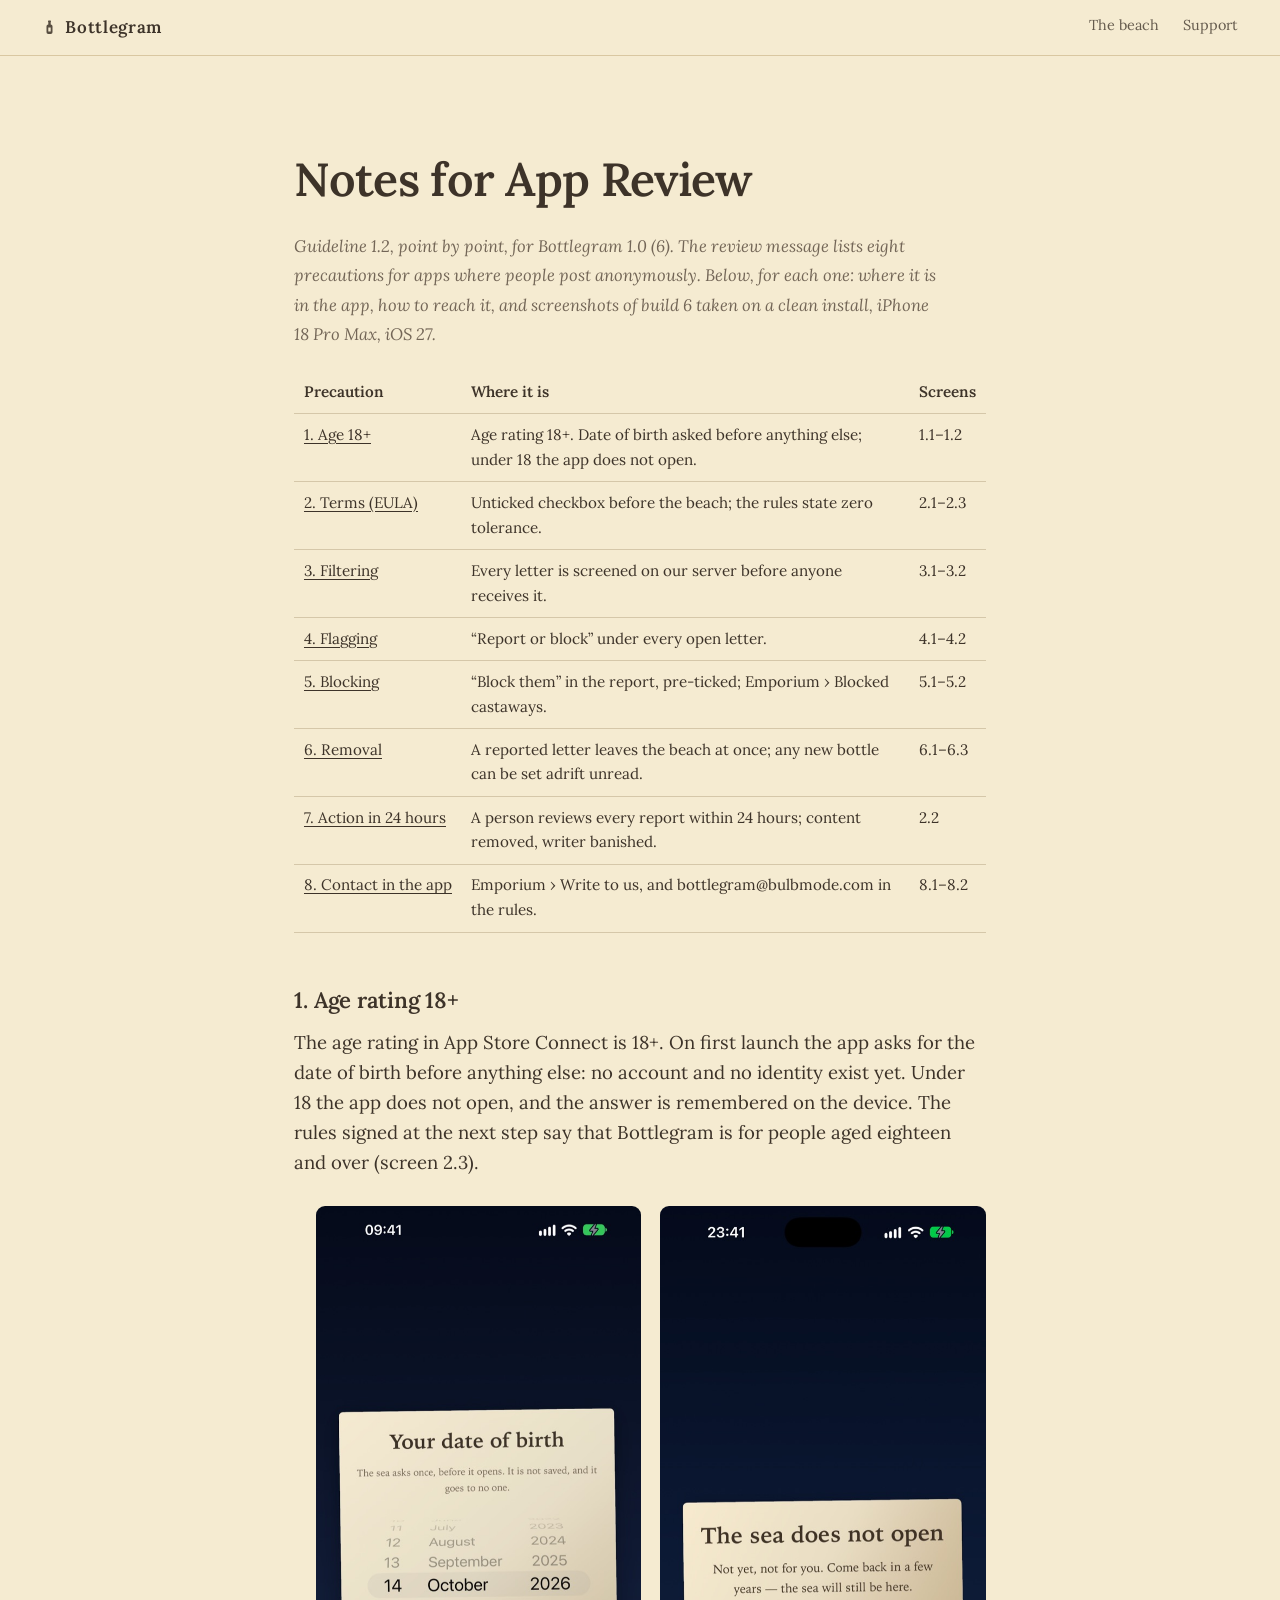
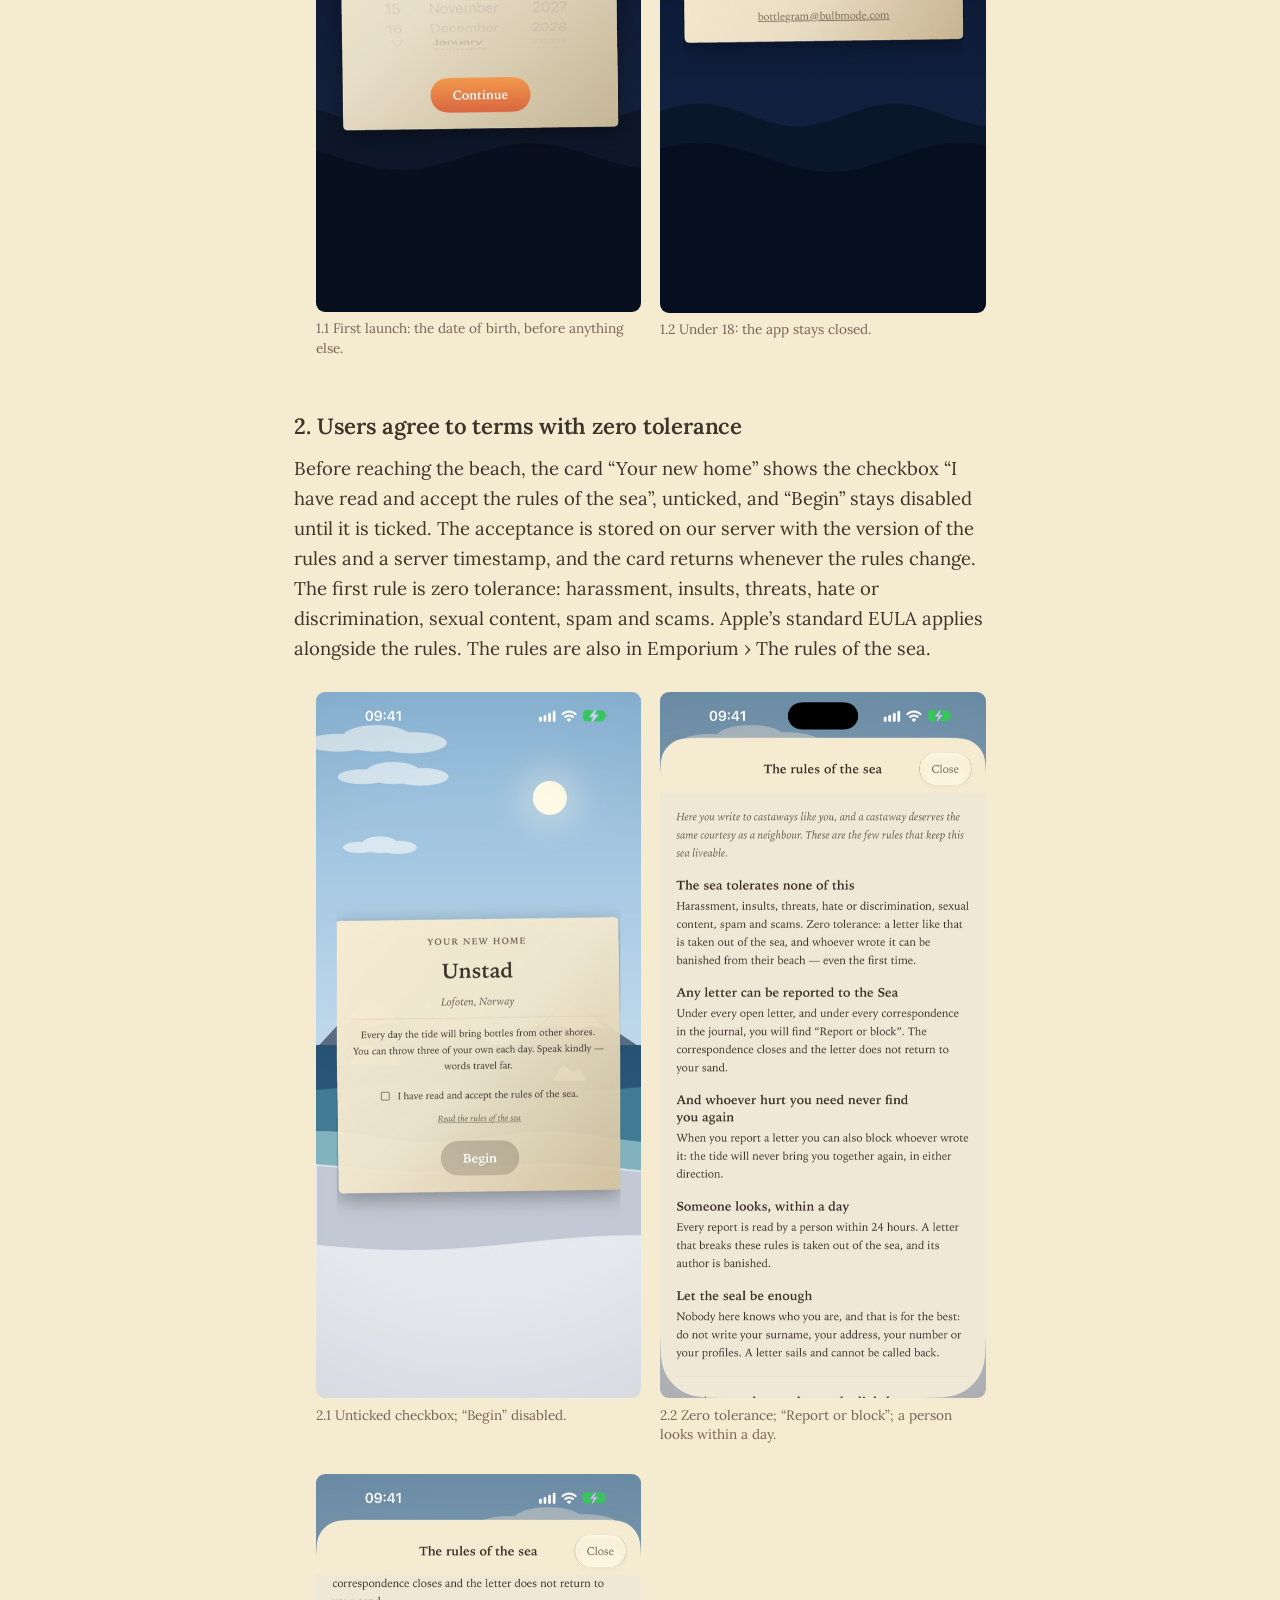
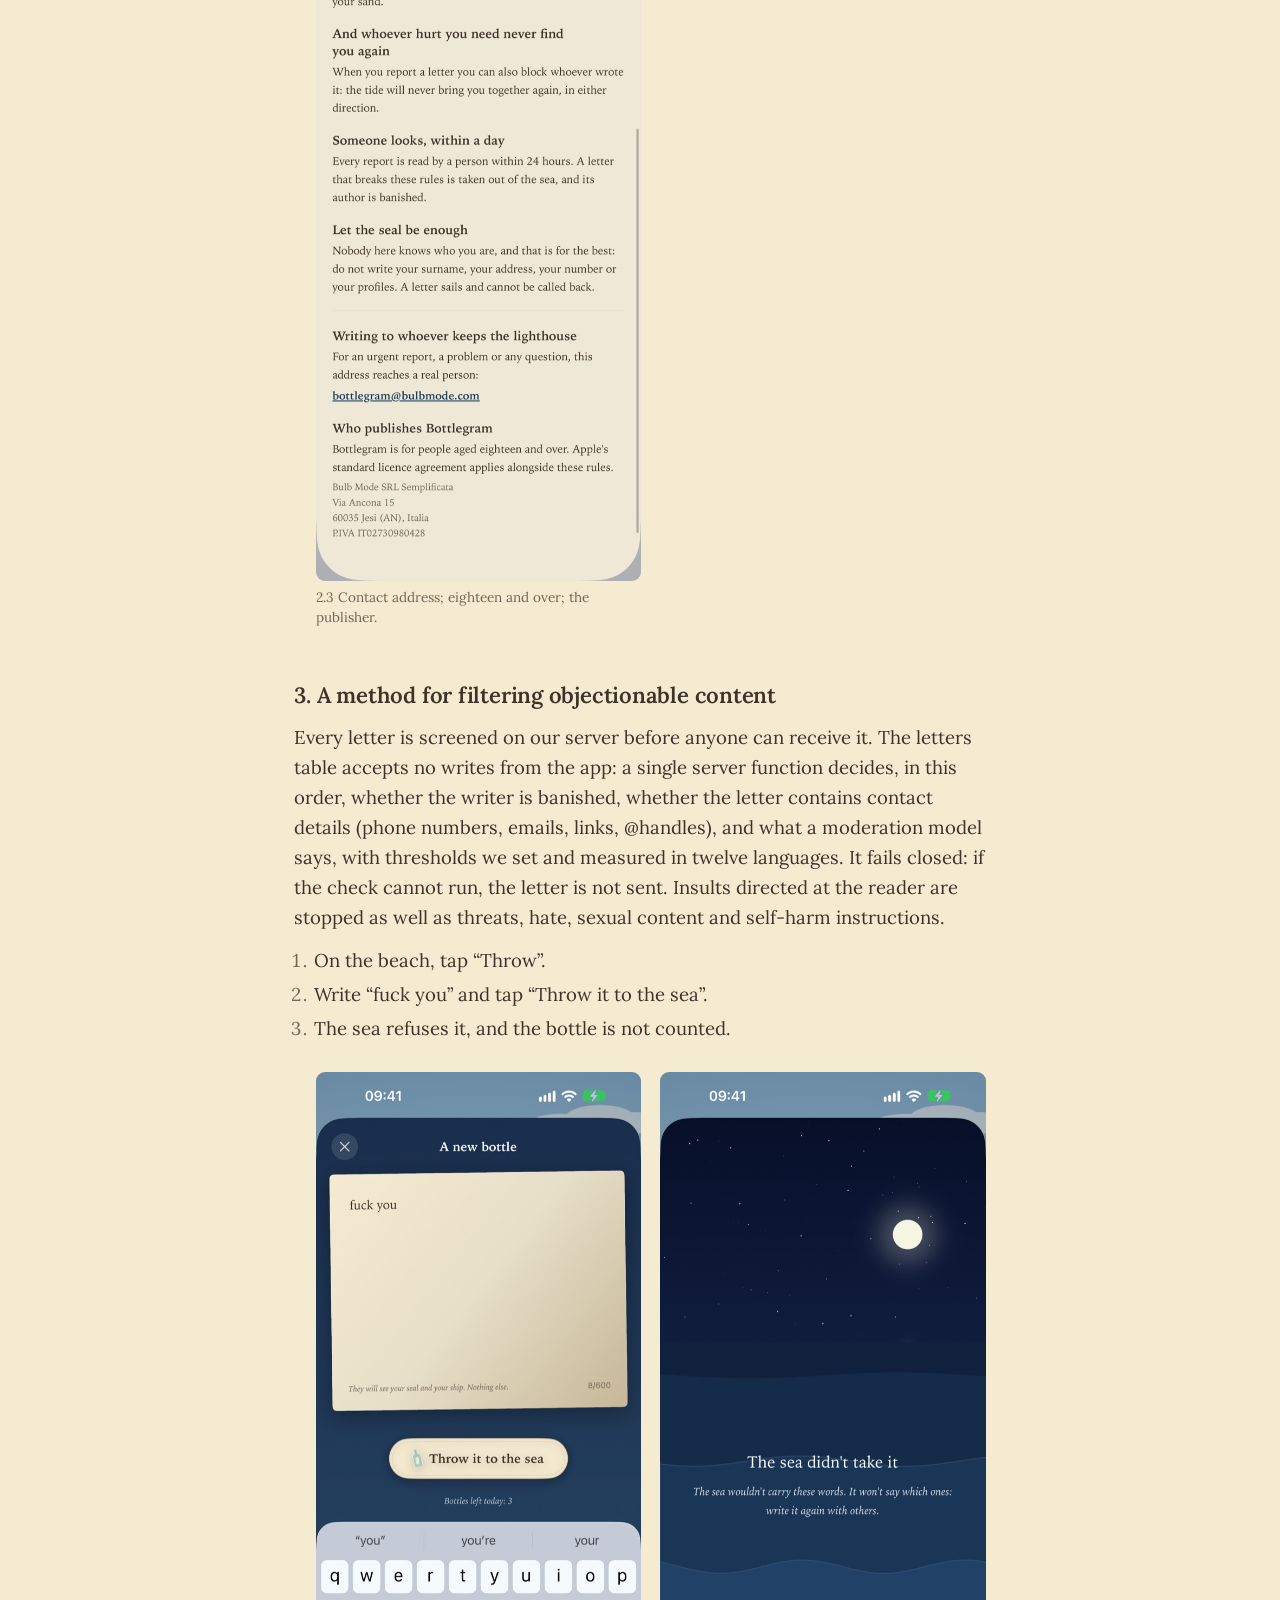
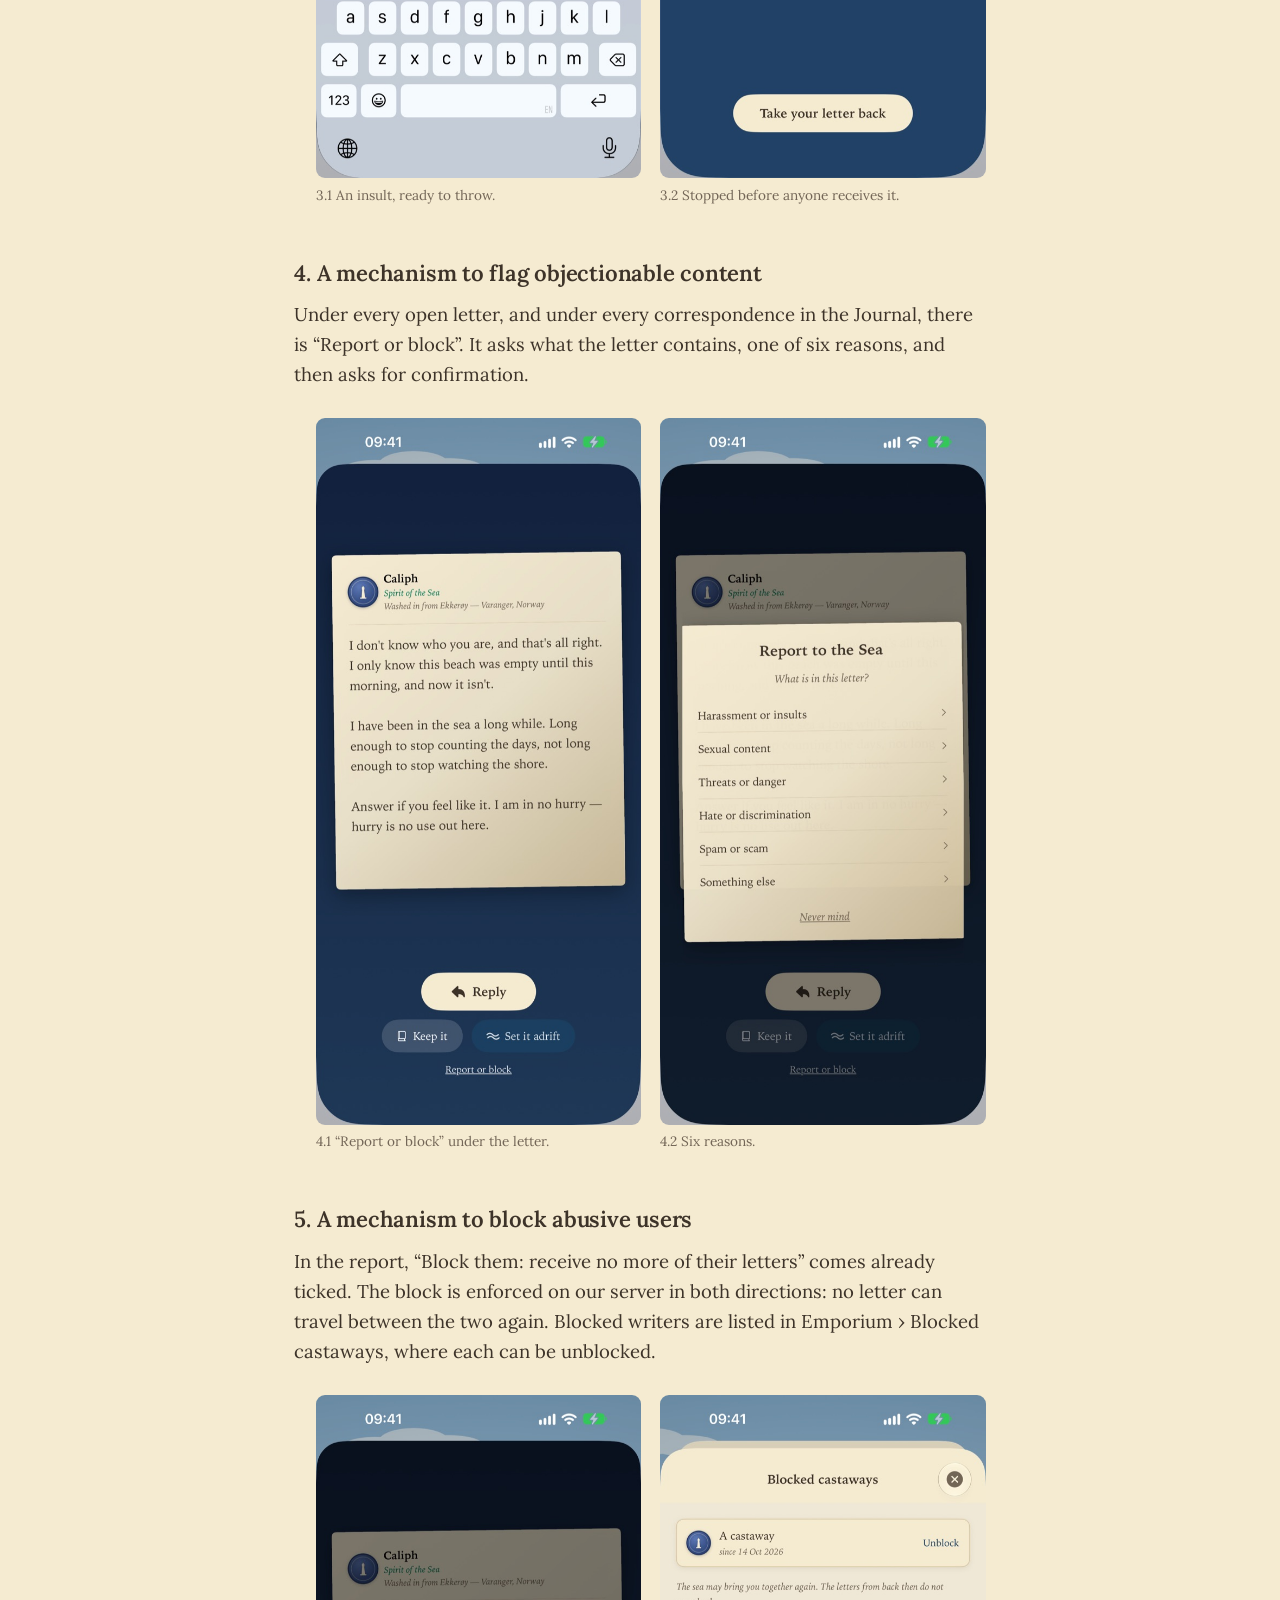
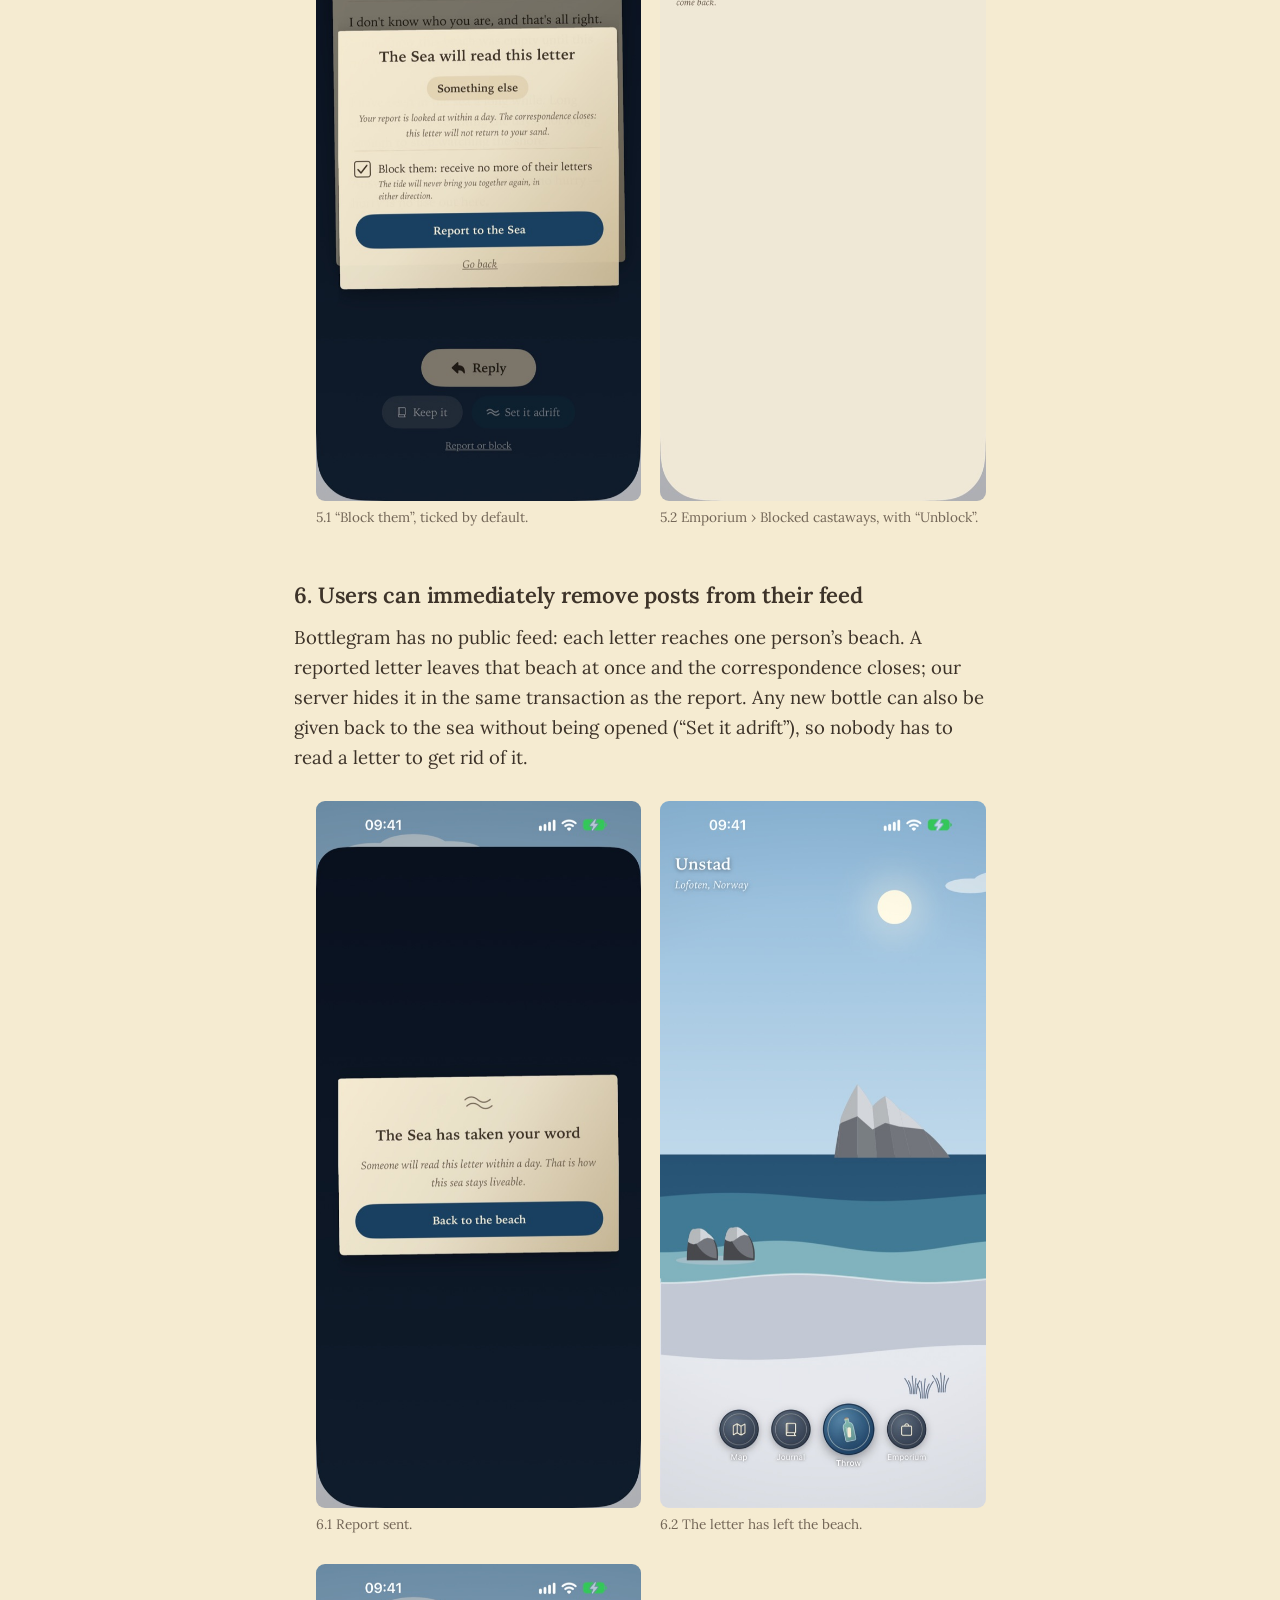
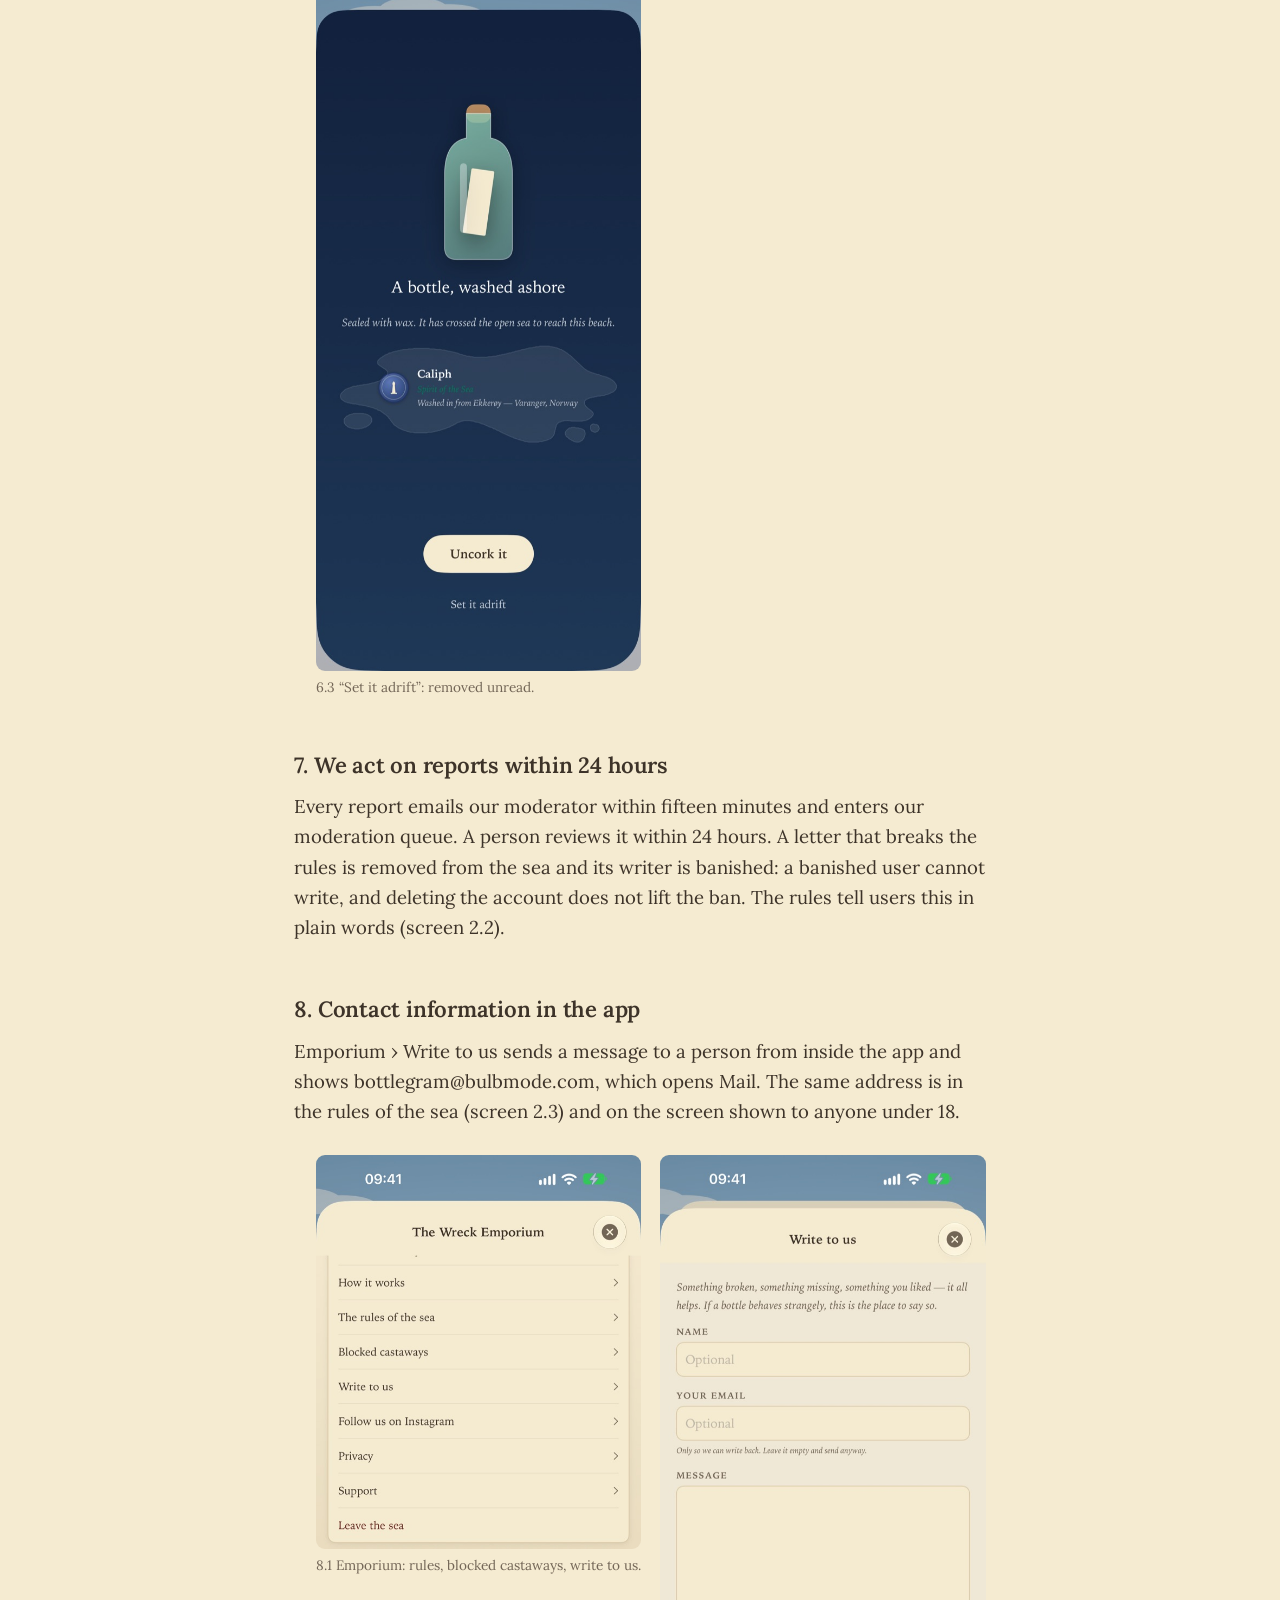
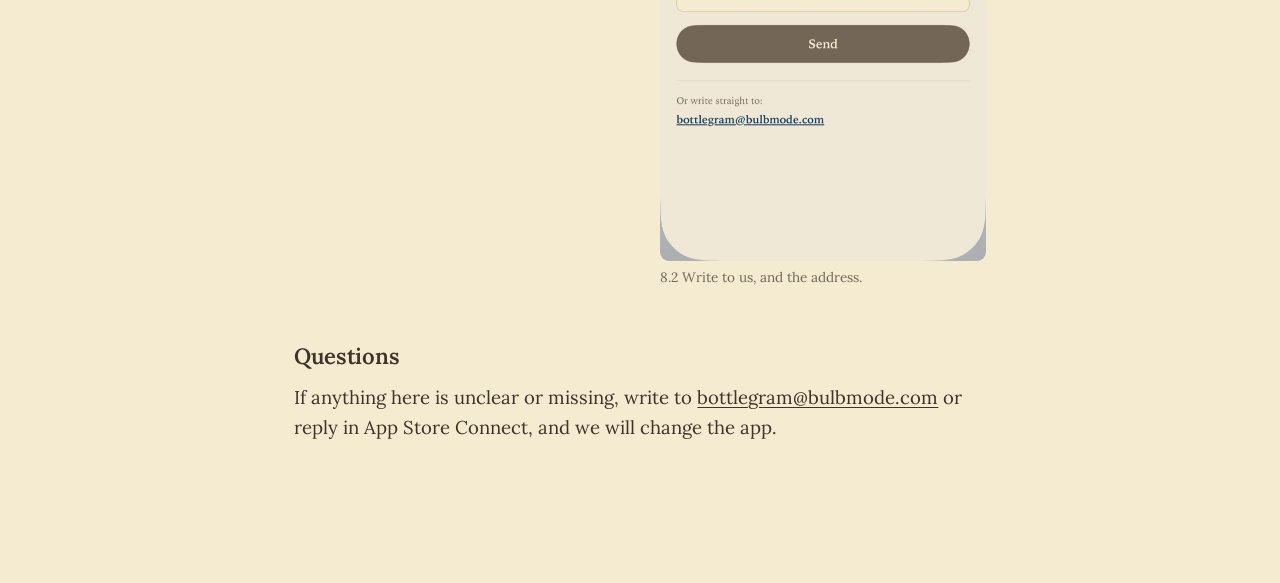
<file: app-review.html>
<!doctype html>
<html lang="en">
<head>
<meta charset="utf-8">
<meta name="viewport" content="width=device-width, initial-scale=1">
<title>Notes for App Review — Bottlegram</title>
<meta name="description" content="Guideline 1.2, point by point: where each precaution lives in Bottlegram, with screenshots from build 6.">
<meta name="robots" content="noindex">
<meta name="theme-color" content="#F5EBD1">
<link rel="icon" href="assets/icona.png" sizes="any">
<link rel="apple-touch-icon" href="assets/icona.png">
<link rel="stylesheet" href="styles.css">
<style>
  /* Pagina per App Review: un punto per requisito, ciascuno con le sue
     schermate. La griglia è quella della pagina press, ma a due colonne: a
     tre il testo dentro le schermate non si leggeva, e il revisore deve
     poterlo leggere senza aprirle. */
  .indice { width: 100%; border-collapse: collapse; margin: 1.4rem 0 0; font-size: 0.95rem; }
  .indice th, .indice td { text-align: left; vertical-align: top; padding: 0.55rem 0.6rem;
                           border-bottom: 1px solid rgba(140, 116, 78, .3); }
  .indice th { font-weight: 600; }
  .indice td:first-child { white-space: nowrap; }
  /* A 390 px la tabella sforava di 80 px: si va a capo anche nell'indirizzo. */
  @media (max-width: 34rem) { .indice td:first-child { white-space: normal; } .indice td { overflow-wrap: anywhere; } }
  .schermate { list-style: none; padding: 0; margin: 1.2rem 0 0;
               display: grid; gap: 1.2rem; grid-template-columns: repeat(2, 1fr); }
  @media (max-width: 26rem) { .schermate { grid-template-columns: 1fr; } }
  .schermate figure { margin: 0; }
  .schermate img { display: block; width: 100%; height: auto; border-radius: 9px; }
  .schermate figcaption { margin-top: 0.45rem; font-size: 0.85rem; line-height: 1.45;
                          color: var(--inchiostro-lieve, #6b5c46); }
  .schermate a:focus-visible { outline: 2px solid currentColor; outline-offset: 3px; border-radius: 11px; }
  .istruzioni { margin: 0.8rem 0 0; padding-left: 1.2rem; }
  .istruzioni li { margin: 0.25rem 0; }
  .punto { margin-top: 3rem; }
  /* Il PDF allegato in App Store Connect nasce da questa pagina: la barra
     appiccicata si ripeteva su ogni foglio e copriva la testa delle schermate,
     e una schermata spezzata fra due fogli non si legge. */
  @media print {
    html, body { background: #F5EBD1 !important; }
    .barra { position: static; }
    .schermate li, .indice tr { break-inside: avoid; }
    .punto h2 { break-after: avoid; }
  }
</style>
</head>
<body>

<a class="salta" href="#contenuto">Skip to content</a>

<header class="barra posata">
  <a class="marchio" href="./" aria-label="Bottlegram">
    <svg class="marchio-glifo" viewBox="0 0 100 100" aria-hidden="true"><path d="M44 4L56 4A4 4 0 0 1 60 8L60 10A4 4 0 0 1 56 14L44 14A4 4 0 0 1 40 10L40 8A4 4 0 0 1 44 4ZM42 14L58 14L58 30L42 30ZM42 30L58 30A12 12 0 0 1 70 42L70 82A12 12 0 0 1 58 94L42 94A12 12 0 0 1 30 82L30 42A12 12 0 0 1 42 30ZM42 50L58 50L58 76L42 76Z" fill-rule="evenodd"/></svg>
    <span>Bottlegram</span>
  </a>
  <nav class="rotta" aria-label="Pages">
    <a href="./">The beach</a>
    <a href="support.html">Support</a>
  </nav>
</header>

<main id="contenuto">
<article class="prosa">
  <h1>Notes for App Review</h1>
  <p class="guida corsivo">Guideline 1.2, point by point, for Bottlegram 1.0 (6). The review message lists eight precautions for apps where people post anonymously. Below, for each one: where it is in the app, how to reach it, and screenshots of build 6 taken on a clean install, iPhone 18 Pro Max, iOS 27.</p>

  <table class="indice">
    <thead><tr><th>Precaution</th><th>Where it is</th><th>Screens</th></tr></thead>
    <tbody>
      <tr><td><a href="#age">1. Age 18+</a></td><td>Age rating 18+. Date of birth asked before anything else; under 18 the app does not open.</td><td>1.1–1.2</td></tr>
      <tr><td><a href="#terms">2. Terms (EULA)</a></td><td>Unticked checkbox before the beach; the rules state zero tolerance.</td><td>2.1–2.3</td></tr>
      <tr><td><a href="#filter">3. Filtering</a></td><td>Every letter is screened on our server before anyone receives it.</td><td>3.1–3.2</td></tr>
      <tr><td><a href="#flag">4. Flagging</a></td><td>“Report or block” under every open letter.</td><td>4.1–4.2</td></tr>
      <tr><td><a href="#block">5. Blocking</a></td><td>“Block them” in the report, pre-ticked; Emporium › Blocked castaways.</td><td>5.1–5.2</td></tr>
      <tr><td><a href="#remove">6. Removal</a></td><td>A reported letter leaves the beach at once; any new bottle can be set adrift unread.</td><td>6.1–6.3</td></tr>
      <tr><td><a href="#act">7. Action in 24 hours</a></td><td>A person reviews every report within 24 hours; content removed, writer banished.</td><td>2.2</td></tr>
      <tr><td><a href="#contact">8. Contact in the app</a></td><td>Emporium › Write to us, and bottlegram@bulbmode.com in the rules.</td><td>8.1–8.2</td></tr>
    </tbody>
  </table>

  <section class="punto" id="age">
    <h2>1. Age rating 18+</h2>
    <p>The age rating in App Store Connect is 18+. On first launch the app asks for the date of birth before anything else: no account and no identity exist yet. Under 18 the app does not open, and the answer is remembered on the device. The rules signed at the next step say that Bottlegram is for people aged eighteen and over (screen 2.3).</p>
    <ul class="schermate">
      <li><figure><a href="assets/review/age-gate.jpg"><img src="assets/review/age-gate.jpg" width="600" height="1303" loading="lazy" alt="Date of birth wheel before the app opens."></a><figcaption>1.1 First launch: the date of birth, before anything else.</figcaption></figure></li>
      <li><figure><a href="assets/review/age-gate-under-18.jpg"><img src="assets/review/age-gate-under-18.jpg" width="600" height="1304" loading="lazy" alt="Closed screen shown to someone under 18."></a><figcaption>1.2 Under 18: the app stays closed.</figcaption></figure></li>
    </ul>
  </section>

  <section class="punto" id="terms">
    <h2>2. Users agree to terms with zero tolerance</h2>
    <p>Before reaching the beach, the card “Your new home” shows the checkbox “I have read and accept the rules of the sea”, unticked, and “Begin” stays disabled until it is ticked. The acceptance is stored on our server with the version of the rules and a server timestamp, and the card returns whenever the rules change. The first rule is zero tolerance: harassment, insults, threats, hate or discrimination, sexual content, spam and scams. Apple’s standard EULA applies alongside the rules. The rules are also in Emporium › The rules of the sea.</p>
    <ul class="schermate">
      <li><figure><a href="assets/review/terms-checkbox.jpg"><img src="assets/review/terms-checkbox.jpg" width="600" height="1303" loading="lazy" alt="Terms card with an unticked checkbox and a disabled Begin button."></a><figcaption>2.1 Unticked checkbox; “Begin” disabled.</figcaption></figure></li>
      <li><figure><a href="assets/review/rules-top.jpg"><img src="assets/review/rules-top.jpg" width="600" height="1303" loading="lazy" alt="The rules of the sea: zero tolerance, report or block, review within a day."></a><figcaption>2.2 Zero tolerance; “Report or block”; a person looks within a day.</figcaption></figure></li>
      <li><figure><a href="assets/review/rules-bottom.jpg"><img src="assets/review/rules-bottom.jpg" width="600" height="1303" loading="lazy" alt="The rules: contact address and 18 and over."></a><figcaption>2.3 Contact address; eighteen and over; the publisher.</figcaption></figure></li>
    </ul>
  </section>

  <section class="punto" id="filter">
    <h2>3. A method for filtering objectionable content</h2>
    <p>Every letter is screened on our server before anyone can receive it. The letters table accepts no writes from the app: a single server function decides, in this order, whether the writer is banished, whether the letter contains contact details (phone numbers, emails, links, @handles), and what a moderation model says, with thresholds we set and measured in twelve languages. It fails closed: if the check cannot run, the letter is not sent. Insults directed at the reader are stopped as well as threats, hate, sexual content and self-harm instructions.</p>
    <ol class="istruzioni">
      <li>On the beach, tap “Throw”.</li>
      <li>Write “fuck you” and tap “Throw it to the sea”.</li>
      <li>The sea refuses it, and the bottle is not counted.</li>
    </ol>
    <ul class="schermate">
      <li><figure><a href="assets/review/filter-typed.jpg"><img src="assets/review/filter-typed.jpg" width="600" height="1303" loading="lazy" alt="A new bottle with an insult typed in it."></a><figcaption>3.1 An insult, ready to throw.</figcaption></figure></li>
      <li><figure><a href="assets/review/filter-stopped.jpg"><img src="assets/review/filter-stopped.jpg" width="600" height="1303" loading="lazy" alt="The sea didn't take it: the letter was stopped."></a><figcaption>3.2 Stopped before anyone receives it.</figcaption></figure></li>
    </ul>
  </section>

  <section class="punto" id="flag">
    <h2>4. A mechanism to flag objectionable content</h2>
    <p>Under every open letter, and under every correspondence in the Journal, there is “Report or block”. It asks what the letter contains, one of six reasons, and then asks for confirmation.</p>
    <ul class="schermate">
      <li><figure><a href="assets/review/open-letter.jpg"><img src="assets/review/open-letter.jpg" width="600" height="1303" loading="lazy" alt="An open letter with Report or block under the buttons."></a><figcaption>4.1 “Report or block” under the letter.</figcaption></figure></li>
      <li><figure><a href="assets/review/report-reasons.jpg"><img src="assets/review/report-reasons.jpg" width="600" height="1303" loading="lazy" alt="Six reasons to report a letter."></a><figcaption>4.2 Six reasons.</figcaption></figure></li>
    </ul>
  </section>

  <section class="punto" id="block">
    <h2>5. A mechanism to block abusive users</h2>
    <p>In the report, “Block them: receive no more of their letters” comes already ticked. The block is enforced on our server in both directions: no letter can travel between the two again. Blocked writers are listed in Emporium › Blocked castaways, where each can be unblocked.</p>
    <ul class="schermate">
      <li><figure><a href="assets/review/report-block.jpg"><img src="assets/review/report-block.jpg" width="600" height="1303" loading="lazy" alt="Report confirmation with Block them ticked."></a><figcaption>5.1 “Block them”, ticked by default.</figcaption></figure></li>
      <li><figure><a href="assets/review/blocked-list.jpg"><img src="assets/review/blocked-list.jpg" width="600" height="1303" loading="lazy" alt="Blocked castaways list with Unblock."></a><figcaption>5.2 Emporium › Blocked castaways, with “Unblock”.</figcaption></figure></li>
    </ul>
  </section>

  <section class="punto" id="remove">
    <h2>6. Users can immediately remove posts from their feed</h2>
    <p>Bottlegram has no public feed: each letter reaches one person’s beach. A reported letter leaves that beach at once and the correspondence closes; our server hides it in the same transaction as the report. Any new bottle can also be given back to the sea without being opened (“Set it adrift”), so nobody has to read a letter to get rid of it.</p>
    <ul class="schermate">
      <li><figure><a href="assets/review/report-done.jpg"><img src="assets/review/report-done.jpg" width="600" height="1303" loading="lazy" alt="Report sent."></a><figcaption>6.1 Report sent.</figcaption></figure></li>
      <li><figure><a href="assets/review/beach-after.jpg"><img src="assets/review/beach-after.jpg" width="600" height="1303" loading="lazy" alt="The beach after the report: the bottle is gone."></a><figcaption>6.2 The letter has left the beach.</figcaption></figure></li>
      <li><figure><a href="assets/review/closed-bottle.jpg"><img src="assets/review/closed-bottle.jpg" width="600" height="1303" loading="lazy" alt="A closed bottle with Set it adrift."></a><figcaption>6.3 “Set it adrift”: removed unread.</figcaption></figure></li>
    </ul>
  </section>

  <section class="punto" id="act">
    <h2>7. We act on reports within 24 hours</h2>
    <p>Every report emails our moderator within fifteen minutes and enters our moderation queue. A person reviews it within 24 hours. A letter that breaks the rules is removed from the sea and its writer is banished: a banished user cannot write, and deleting the account does not lift the ban. The rules tell users this in plain words (screen 2.2).</p>
  </section>

  <section class="punto" id="contact">
    <h2>8. Contact information in the app</h2>
    <p>Emporium › Write to us sends a message to a person from inside the app and shows bottlegram@bulbmode.com, which opens Mail. The same address is in the rules of the sea (screen 2.3) and on the screen shown to anyone under 18.</p>
    <ul class="schermate">
      <li><figure><a href="assets/review/emporium.jpg"><img src="assets/review/emporium.jpg" width="600" height="727" loading="lazy" alt="Emporium: The rules of the sea, Blocked castaways, Write to us."></a><figcaption>8.1 Emporium: rules, blocked castaways, write to us.</figcaption></figure></li>
      <li><figure><a href="assets/review/write-to-us.jpg"><img src="assets/review/write-to-us.jpg" width="600" height="1303" loading="lazy" alt="Write to us form with the contact address."></a><figcaption>8.2 Write to us, and the address.</figcaption></figure></li>
    </ul>
  </section>

  <section class="punto">
    <h2>Questions</h2>
    <p>If anything here is unclear or missing, write to <a href="mailto:bottlegram@bulbmode.com">bottlegram@bulbmode.com</a> or reply in App Store Connect, and we will change the app.</p>
  </section>
</article>
</main>

</body>
</html>
</file>
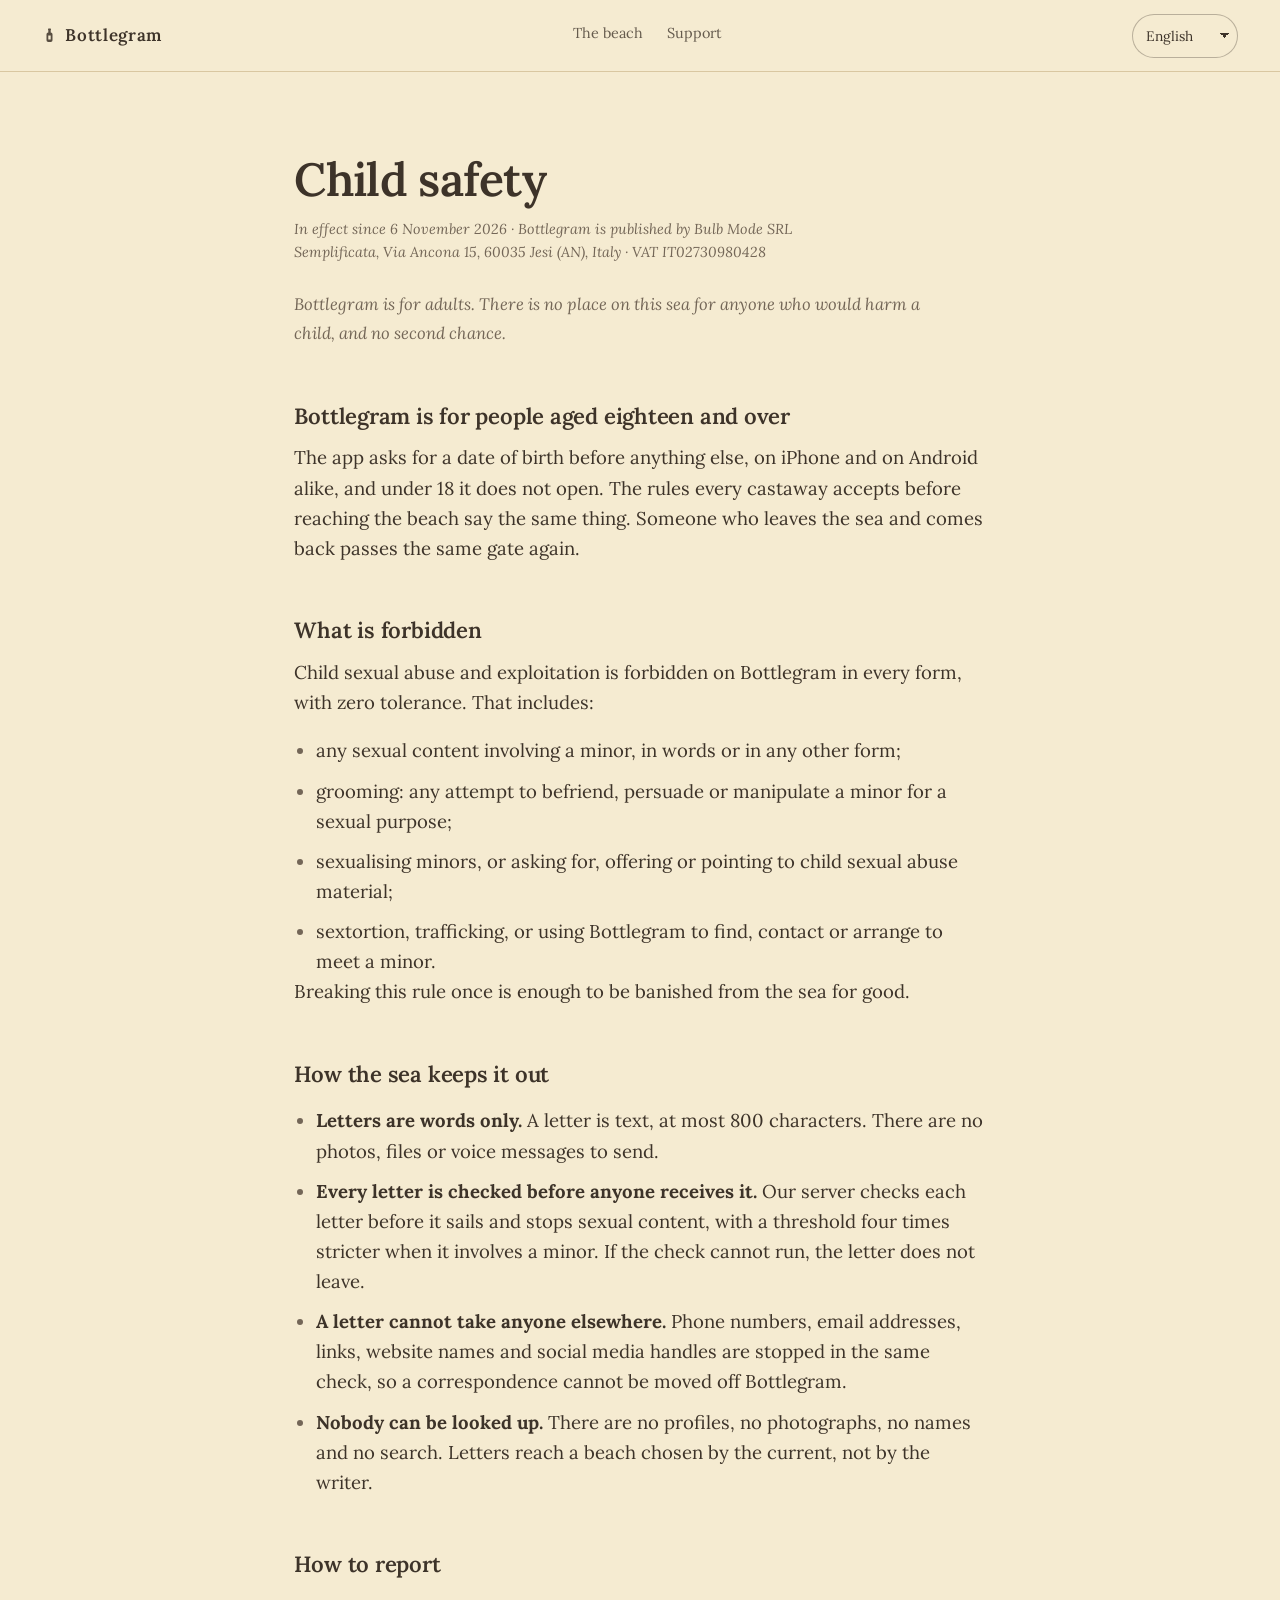
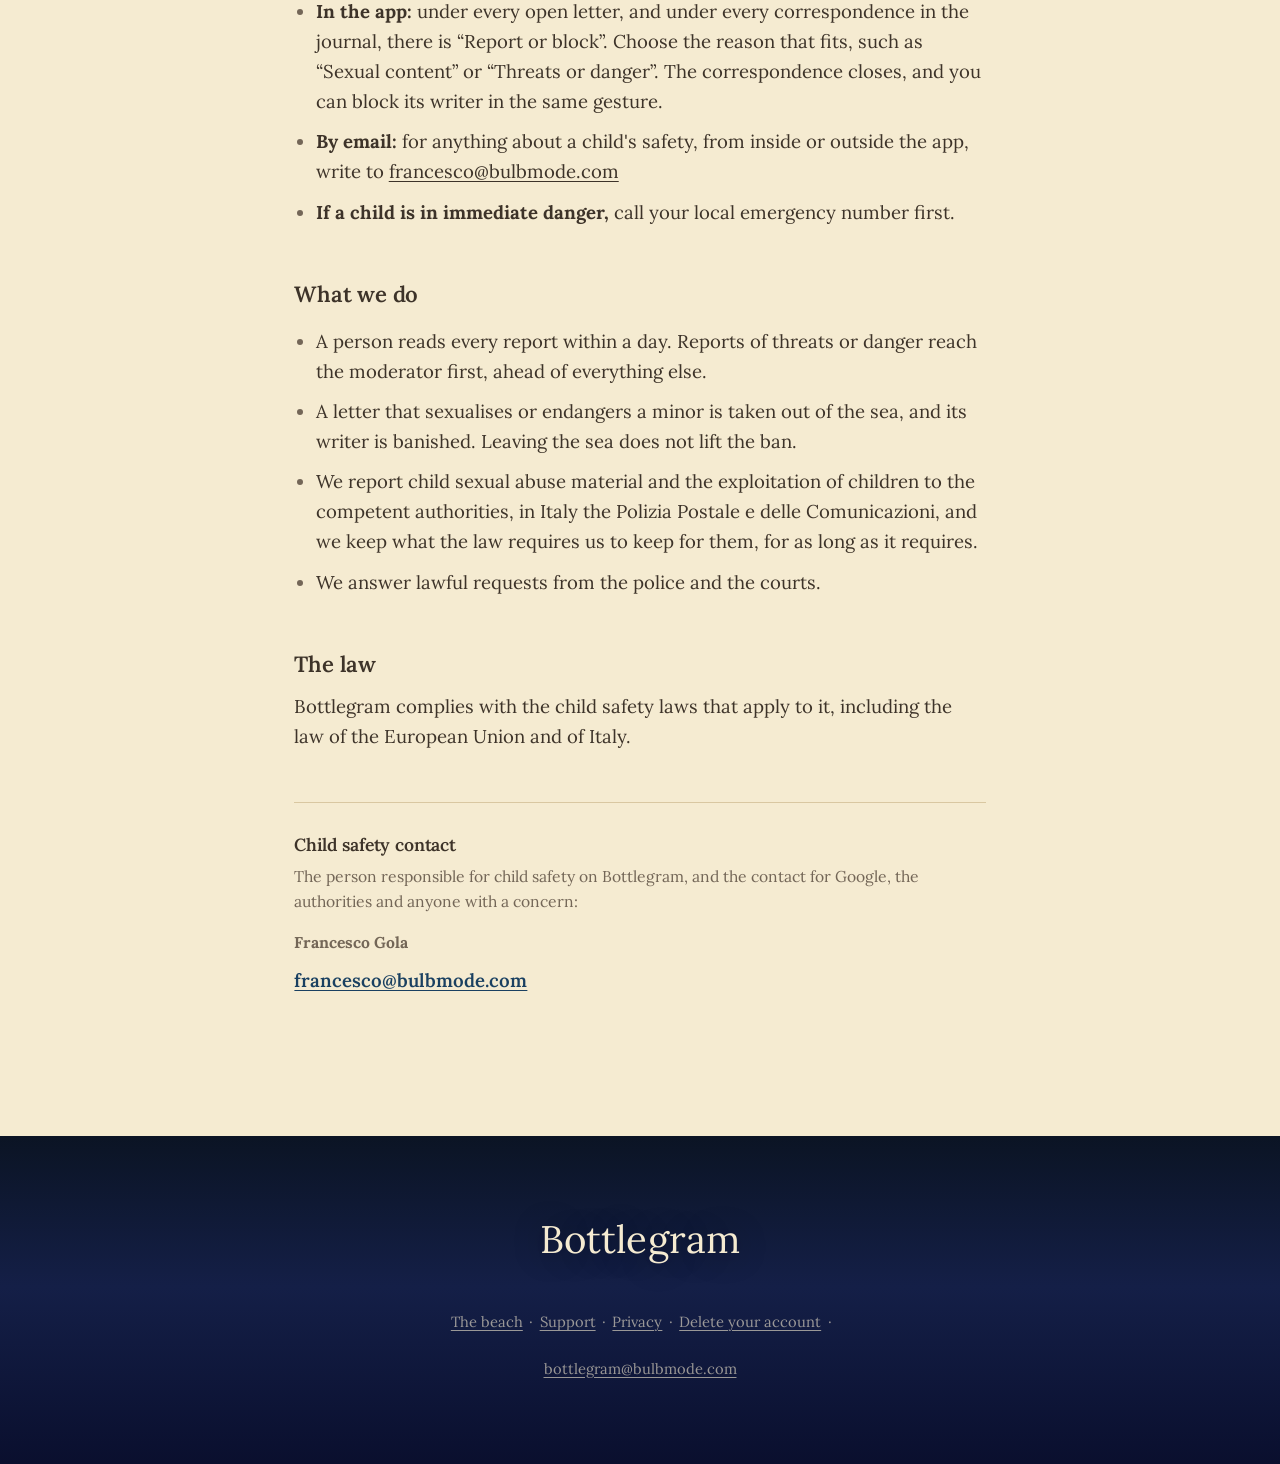
<file: child-safety.html>
<!doctype html>
<!-- La pagina che Google Play chiede alle app social («Child Safety Standards
     policy»): standard pubblicati contro gli abusi sui minori, come si segnala
     dall'app, cosa si fa, le leggi, e un contatto con nome. I fatti vengono dal
     codice del 05/11/2026: il cancello dei 18 anni (CancelloEtaView, uguale su
     iPhone e Android), il vaglio delle lettere (funzione `vaglia`: le soglie e
     `recapiti.ts`), l'avviso al moderatore (`campana`, le minacce prima). Se
     cambia una di queste cose, cambia anche qui. -->
<html lang="en">
<head>
<meta charset="utf-8">
<meta name="viewport" content="width=device-width, initial-scale=1">
<title>Child safety — Bottlegram</title>
<meta name="description" content="Bottlegram is for adults, and has zero tolerance for child sexual abuse and exploitation. How it is prevented, how to report it, what we do, and who to contact.">
<meta name="theme-color" content="#F5EBD1">
<link rel="icon" href="assets/icona.png" sizes="any">
<link rel="apple-touch-icon" href="assets/icona.png">
<link rel="stylesheet" href="styles.css">
</head>
<body>

<a class="salta" href="#contenuto">Skip to content</a>

<!-- `id="barra"` è l'aggancio del selettore delle sette lingue (`lingua.js`). -->
<header class="barra posata" id="barra">
  <a class="marchio" href="./" aria-label="Bottlegram">
    <svg class="marchio-glifo" viewBox="0 0 100 100" aria-hidden="true"><path d="M44 4L56 4A4 4 0 0 1 60 8L60 10A4 4 0 0 1 56 14L44 14A4 4 0 0 1 40 10L40 8A4 4 0 0 1 44 4ZM42 14L58 14L58 30L42 30ZM42 30L58 30A12 12 0 0 1 70 42L70 82A12 12 0 0 1 58 94L42 94A12 12 0 0 1 30 82L30 42A12 12 0 0 1 42 30ZM42 50L58 50L58 76L42 76Z" fill-rule="evenodd"/></svg>
    <span>Bottlegram</span>
  </a>
  <nav class="rotta" aria-label="Pages">
    <a href="./">The beach</a>
    <a href="support.html">Support</a>
  </nav>
</header>

<main id="contenuto">
<article class="prosa">
  <h1>Child safety</h1>
  <p class="data">In effect since 6 November 2026 · Bottlegram is published by Bulb Mode SRL Semplificata, Via Ancona 15, 60035 Jesi (AN), Italy · VAT IT02730980428</p>
  <p class="guida corsivo">Bottlegram is for adults. There is no place on this sea for anyone who would harm a child, and no second chance.</p>

  <h2>Bottlegram is for people aged eighteen and over</h2>
  <p>The app asks for a date of birth before anything else, on iPhone and on Android alike, and under 18 it does not open. The rules every castaway accepts before reaching the beach say the same thing. Someone who leaves the sea and comes back passes the same gate again.</p>

  <h2>What is forbidden</h2>
  <p>Child sexual abuse and exploitation is forbidden on Bottlegram in every form, with zero tolerance. That includes:</p>
  <ul>
    <li>any sexual content involving a minor, in words or in any other form;</li>
    <li>grooming: any attempt to befriend, persuade or manipulate a minor for a sexual purpose;</li>
    <li>sexualising minors, or asking for, offering or pointing to child sexual abuse material;</li>
    <li>sextortion, trafficking, or using Bottlegram to find, contact or arrange to meet a minor.</li>
  </ul>
  <p>Breaking this rule once is enough to be banished from the sea for good.</p>

  <h2>How the sea keeps it out</h2>
  <ul>
    <li><strong>Letters are words only.</strong> A letter is text, at most 800 characters. There are no photos, files or voice messages to send.</li>
    <li><strong>Every letter is checked before anyone receives it.</strong> Our server checks each letter before it sails and stops sexual content, with a threshold four times stricter when it involves a minor. If the check cannot run, the letter does not leave.</li>
    <li><strong>A letter cannot take anyone elsewhere.</strong> Phone numbers, email addresses, links, website names and social media handles are stopped in the same check, so a correspondence cannot be moved off Bottlegram.</li>
    <li><strong>Nobody can be looked up.</strong> There are no profiles, no photographs, no names and no search. Letters reach a beach chosen by the current, not by the writer.</li>
  </ul>

  <h2>How to report</h2>
  <ul>
    <li><strong>In the app:</strong> under every open letter, and under every correspondence in the journal, there is “Report or block”. Choose the reason that fits, such as “Sexual content” or “Threats or danger”. The correspondence closes, and you can block its writer in the same gesture.</li>
    <li><strong>By email:</strong> for anything about a child's safety, from inside or outside the app, write to <a href="mailto:francesco@bulbmode.com">francesco@bulbmode.com</a></li>
    <li><strong>If a child is in immediate danger,</strong> call your local emergency number first.</li>
  </ul>

  <h2>What we do</h2>
  <ul>
    <li>A person reads every report within a day. Reports of threats or danger reach the moderator first, ahead of everything else.</li>
    <li>A letter that sexualises or endangers a minor is taken out of the sea, and its writer is banished. Leaving the sea does not lift the ban.</li>
    <li>We report child sexual abuse material and the exploitation of children to the competent authorities, in Italy the Polizia Postale e delle Comunicazioni, and we keep what the law requires us to keep for them, for as long as it requires.</li>
    <li>We answer lawful requests from the police and the courts.</li>
  </ul>

  <h2>The law</h2>
  <p>Bottlegram complies with the child safety laws that apply to it, including the law of the European Union and of Italy.</p>

  <div class="recapito">
    <h2>Child safety contact</h2>
    <p>The person responsible for child safety on Bottlegram, and the contact for Google, the authorities and anyone with a concern:</p>
    <p><strong>Francesco Gola</strong></p>
    <a class="indirizzo" href="mailto:francesco@bulbmode.com">francesco@bulbmode.com</a>
  </div>
</article>
</main>

<footer class="pie notte pie-prosa">
  <div class="dentro pie-dentro">
    <p class="marchione piccolo">Bottlegram</p>
    <p class="crediti">
      <a href="./">The beach</a> · <a href="support.html">Support</a> · <a href="privacy.html">Privacy</a> · <a href="delete-account.html">Delete your account</a> · <a href="mailto:bottlegram@bulbmode.com">bottlegram@bulbmode.com</a>
    </p>
  </div>
</footer>

<!-- Le sette lingue, come sulla spiaggia e sulla privacy. -->
<script src="lingue.js?v=14"></script>
<script src="lingua.js?v=14"></script>
</body>
</html>
</file>
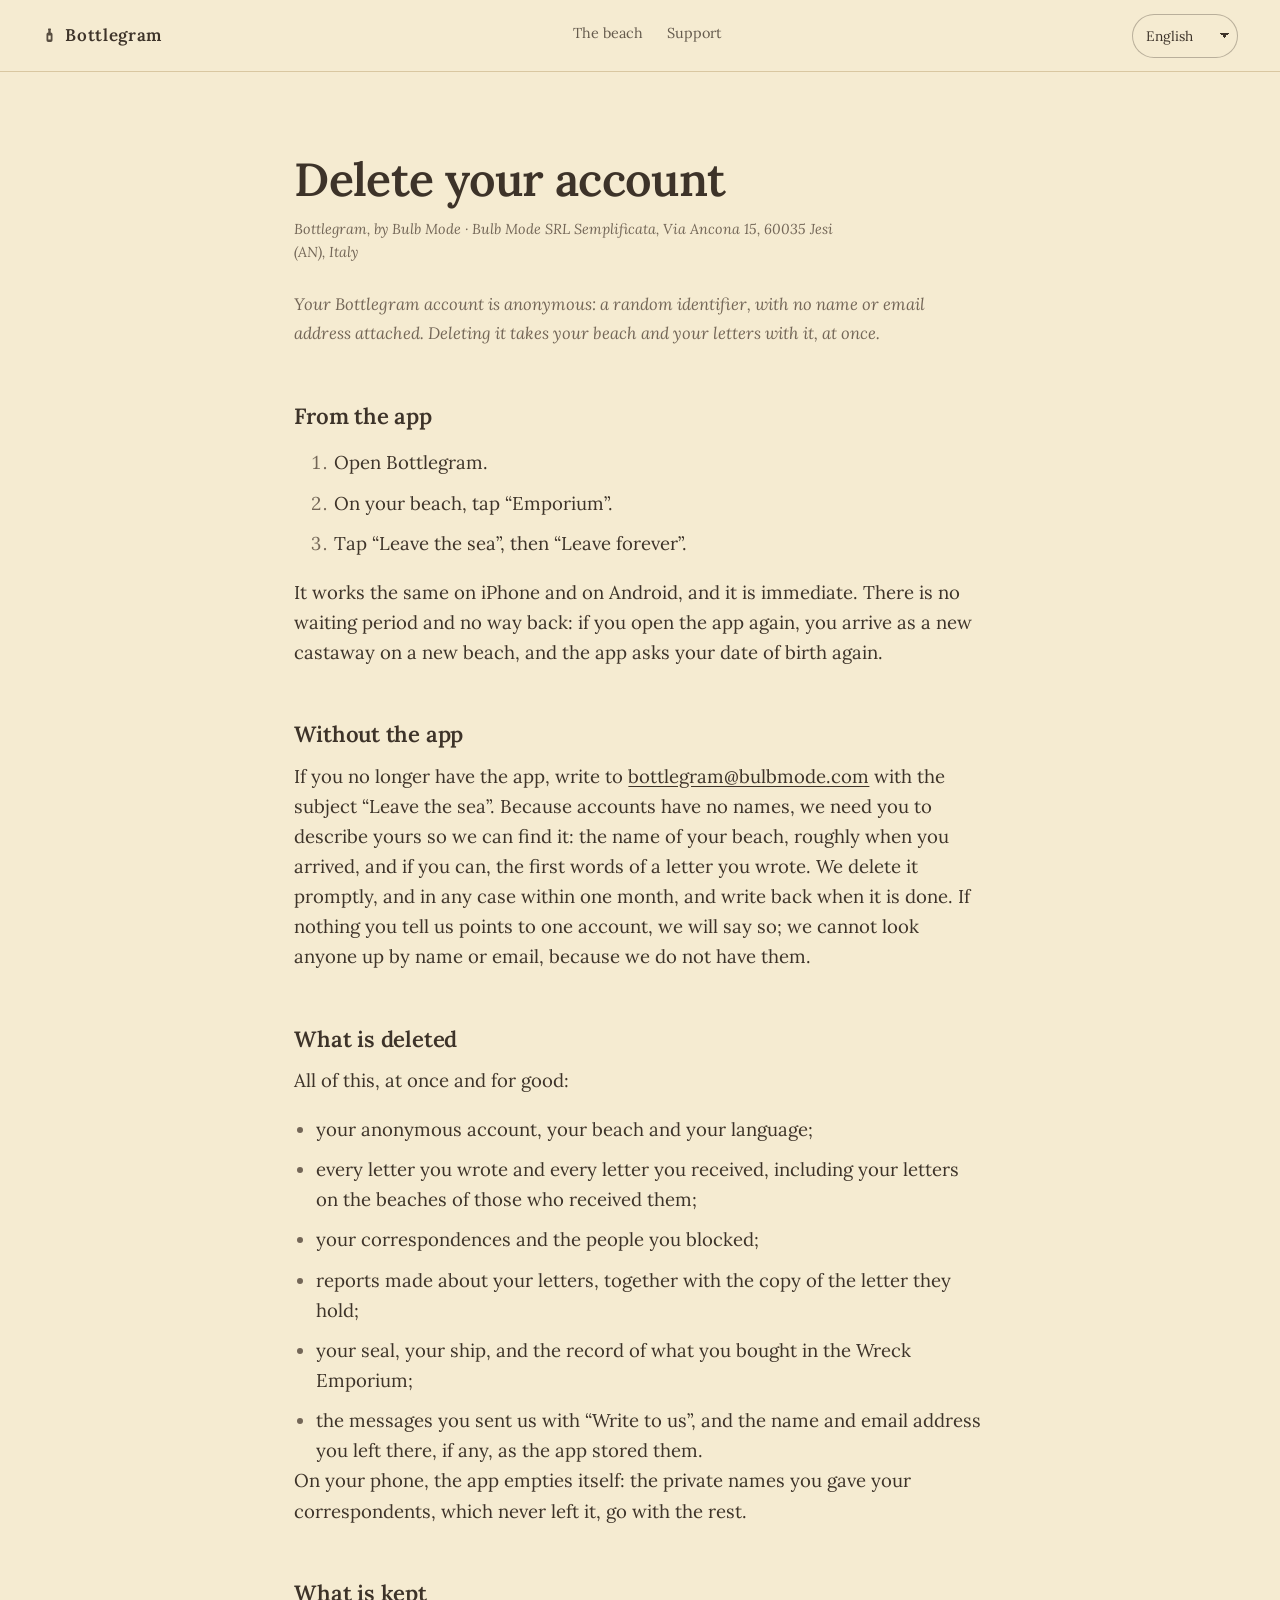
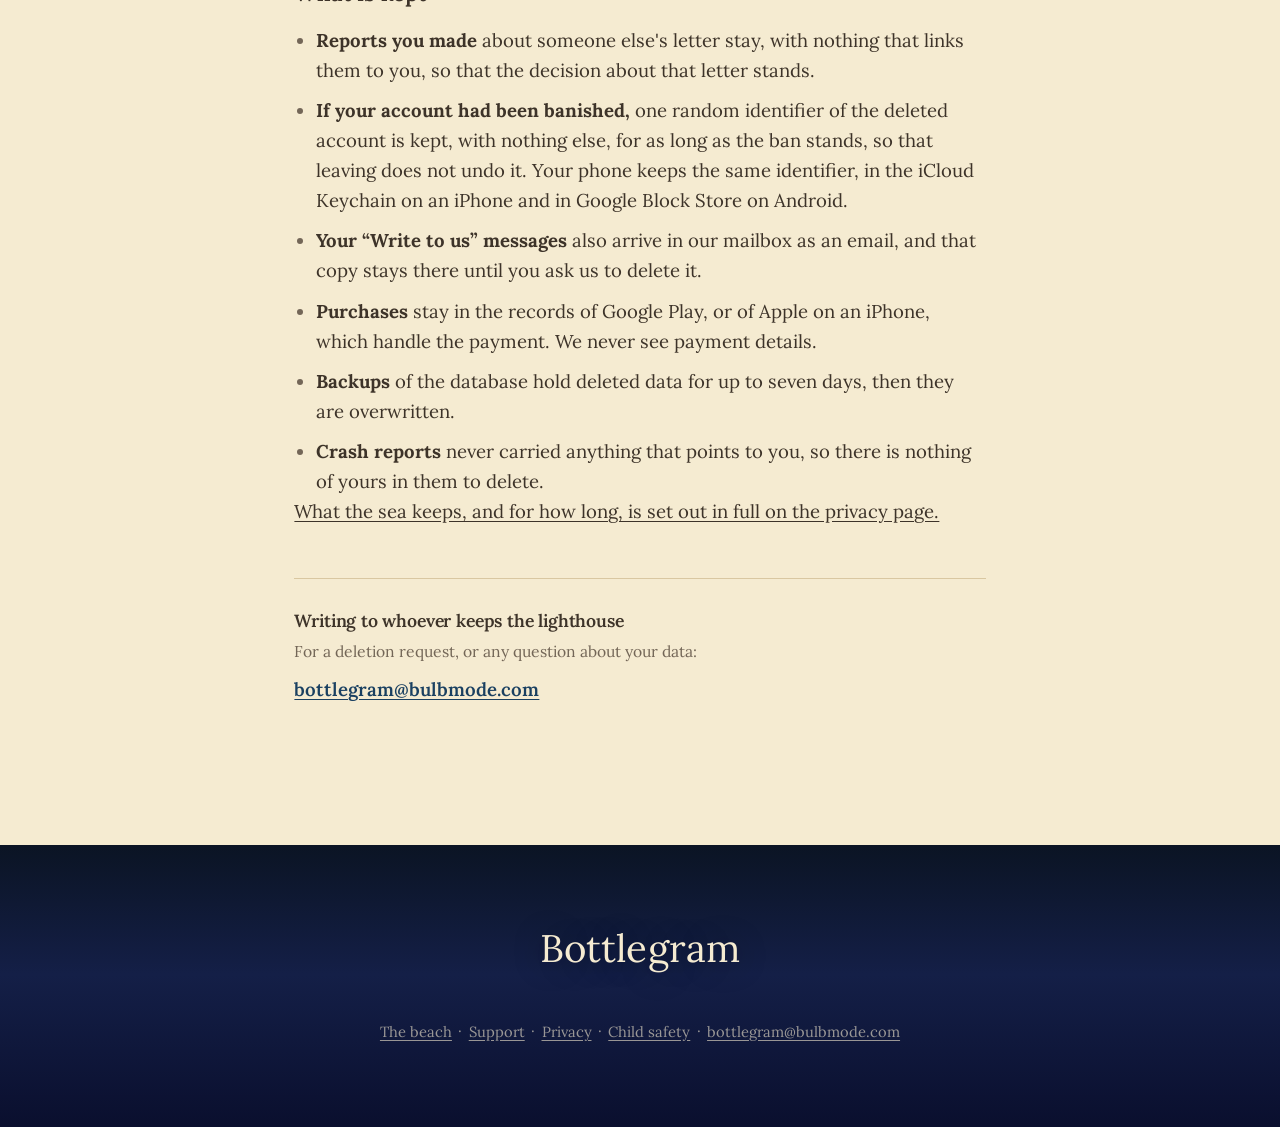
<file: delete-account.html>
<!doctype html>
<!-- La pagina che Google Play chiede per la cancellazione dell'account («Data
     deletion»): il nome dell'app e dello sviluppatore come in scheda, i passi,
     cosa si cancella e cosa resta, e una strada che non obbliga a reinstallare
     l'app. I fatti vengono dal codice del 05/11/2026 (`delete_my_castaway`, le
     cascate su `bottles`, `reports`, `messaggi_alla_riva`, la tavola `banditi`,
     `abbandonaIlMare` su iPhone e Android) e devono restare d'accordo con
     privacy.html, sezioni «How long» e «Leaving the sea». -->
<html lang="en">
<head>
<meta charset="utf-8">
<meta name="viewport" content="width=device-width, initial-scale=1">
<title>Delete your account — Bottlegram</title>
<meta name="description" content="How to delete your Bottlegram account and everything in it, from the app or by email, and the little that is kept afterwards.">
<meta name="theme-color" content="#F5EBD1">
<link rel="icon" href="assets/icona.png" sizes="any">
<link rel="apple-touch-icon" href="assets/icona.png">
<link rel="stylesheet" href="styles.css">
</head>
<body>

<a class="salta" href="#contenuto">Skip to content</a>

<!-- `id="barra"` è l'aggancio del selettore delle sette lingue (`lingua.js`). -->
<header class="barra posata" id="barra">
  <a class="marchio" href="./" aria-label="Bottlegram">
    <svg class="marchio-glifo" viewBox="0 0 100 100" aria-hidden="true"><path d="M44 4L56 4A4 4 0 0 1 60 8L60 10A4 4 0 0 1 56 14L44 14A4 4 0 0 1 40 10L40 8A4 4 0 0 1 44 4ZM42 14L58 14L58 30L42 30ZM42 30L58 30A12 12 0 0 1 70 42L70 82A12 12 0 0 1 58 94L42 94A12 12 0 0 1 30 82L30 42A12 12 0 0 1 42 30ZM42 50L58 50L58 76L42 76Z" fill-rule="evenodd"/></svg>
    <span>Bottlegram</span>
  </a>
  <nav class="rotta" aria-label="Pages">
    <a href="./">The beach</a>
    <a href="support.html">Support</a>
  </nav>
</header>

<main id="contenuto">
<article class="prosa">
  <h1>Delete your account</h1>
  <p class="data">Bottlegram, by Bulb Mode · Bulb Mode SRL Semplificata, Via Ancona 15, 60035 Jesi (AN), Italy</p>
  <p class="guida corsivo">Your Bottlegram account is anonymous: a random identifier, with no name or email address attached. Deleting it takes your beach and your letters with it, at once.</p>

  <h2>From the app</h2>
  <ol>
    <li>Open Bottlegram.</li>
    <li>On your beach, tap “Emporium”.</li>
    <li>Tap “Leave the sea”, then “Leave forever”.</li>
  </ol>
  <p>It works the same on iPhone and on Android, and it is immediate. There is no waiting period and no way back: if you open the app again, you arrive as a new castaway on a new beach, and the app asks your date of birth again.</p>

  <h2>Without the app</h2>
  <p>If you no longer have the app, write to <a href="mailto:bottlegram@bulbmode.com?subject=Leave%20the%20sea">bottlegram@bulbmode.com</a> with the subject “Leave the sea”. Because accounts have no names, we need you to describe yours so we can find it: the name of your beach, roughly when you arrived, and if you can, the first words of a letter you wrote. We delete it promptly, and in any case within one month, and write back when it is done. If nothing you tell us points to one account, we will say so; we cannot look anyone up by name or email, because we do not have them.</p>

  <h2>What is deleted</h2>
  <p>All of this, at once and for good:</p>
  <ul>
    <li>your anonymous account, your beach and your language;</li>
    <li>every letter you wrote and every letter you received, including your letters on the beaches of those who received them;</li>
    <li>your correspondences and the people you blocked;</li>
    <li>reports made about your letters, together with the copy of the letter they hold;</li>
    <li>your seal, your ship, and the record of what you bought in the Wreck Emporium;</li>
    <li>the messages you sent us with “Write to us”, and the name and email address you left there, if any, as the app stored them.</li>
  </ul>
  <p>On your phone, the app empties itself: the private names you gave your correspondents, which never left it, go with the rest.</p>

  <h2>What is kept</h2>
  <ul>
    <li><strong>Reports you made</strong> about someone else's letter stay, with nothing that links them to you, so that the decision about that letter stands.</li>
    <li><strong>If your account had been banished,</strong> one random identifier of the deleted account is kept, with nothing else, for as long as the ban stands, so that leaving does not undo it. Your phone keeps the same identifier, in the iCloud Keychain on an iPhone and in Google Block Store on Android.</li>
    <li><strong>Your “Write to us” messages</strong> also arrive in our mailbox as an email, and that copy stays there until you ask us to delete it.</li>
    <li><strong>Purchases</strong> stay in the records of Google Play, or of Apple on an iPhone, which handle the payment. We never see payment details.</li>
    <li><strong>Backups</strong> of the database hold deleted data for up to seven days, then they are overwritten.</li>
    <li><strong>Crash reports</strong> never carried anything that points to you, so there is nothing of yours in them to delete.</li>
  </ul>
  <p><a href="privacy.html">What the sea keeps, and for how long, is set out in full on the privacy page.</a></p>

  <div class="recapito">
    <h2>Writing to whoever keeps the lighthouse</h2>
    <p>For a deletion request, or any question about your data:</p>
    <a class="indirizzo" href="mailto:bottlegram@bulbmode.com">bottlegram@bulbmode.com</a>
  </div>
</article>
</main>

<footer class="pie notte pie-prosa">
  <div class="dentro pie-dentro">
    <p class="marchione piccolo">Bottlegram</p>
    <p class="crediti">
      <a href="./">The beach</a> · <a href="support.html">Support</a> · <a href="privacy.html">Privacy</a> · <a href="child-safety.html">Child safety</a> · <a href="mailto:bottlegram@bulbmode.com">bottlegram@bulbmode.com</a>
    </p>
  </div>
</footer>

<!-- Le sette lingue, come sulla spiaggia e sulla privacy. -->
<script src="lingue.js?v=14"></script>
<script src="lingua.js?v=14"></script>
</body>
</html>
</file>
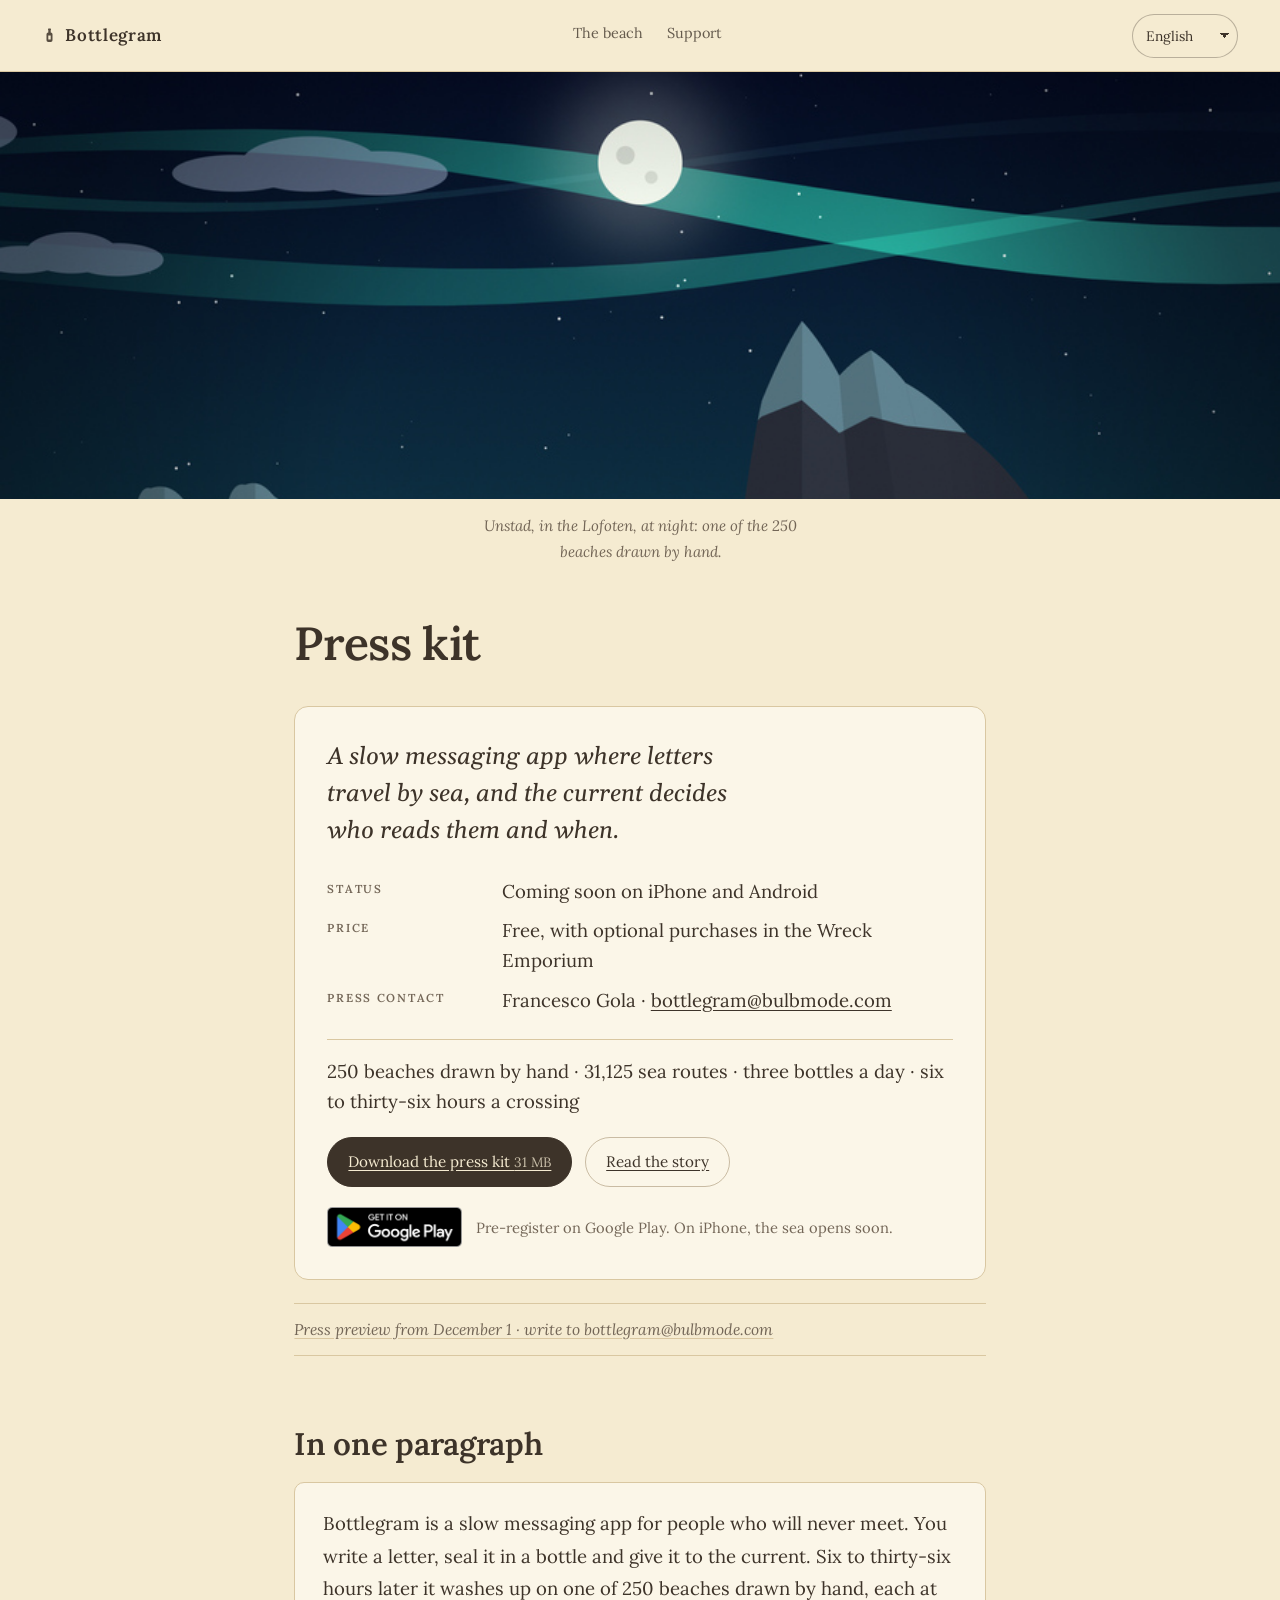
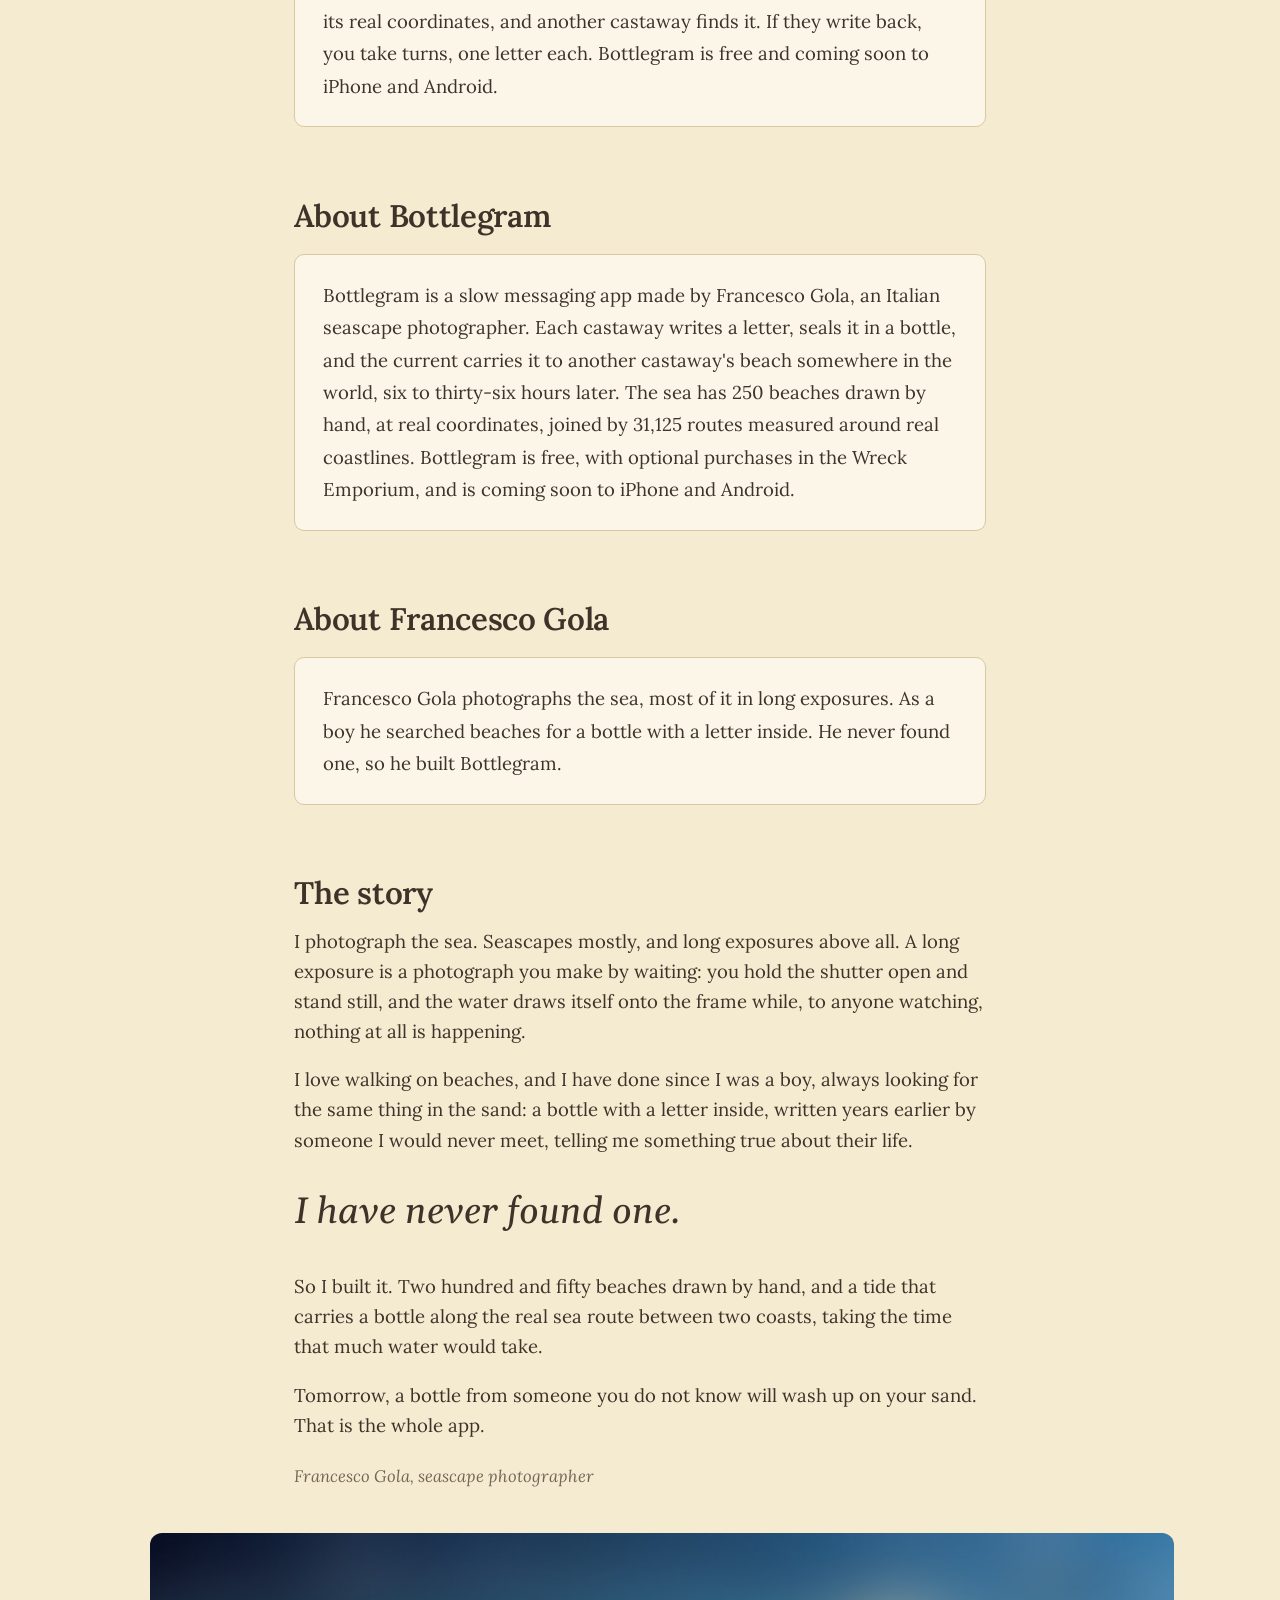
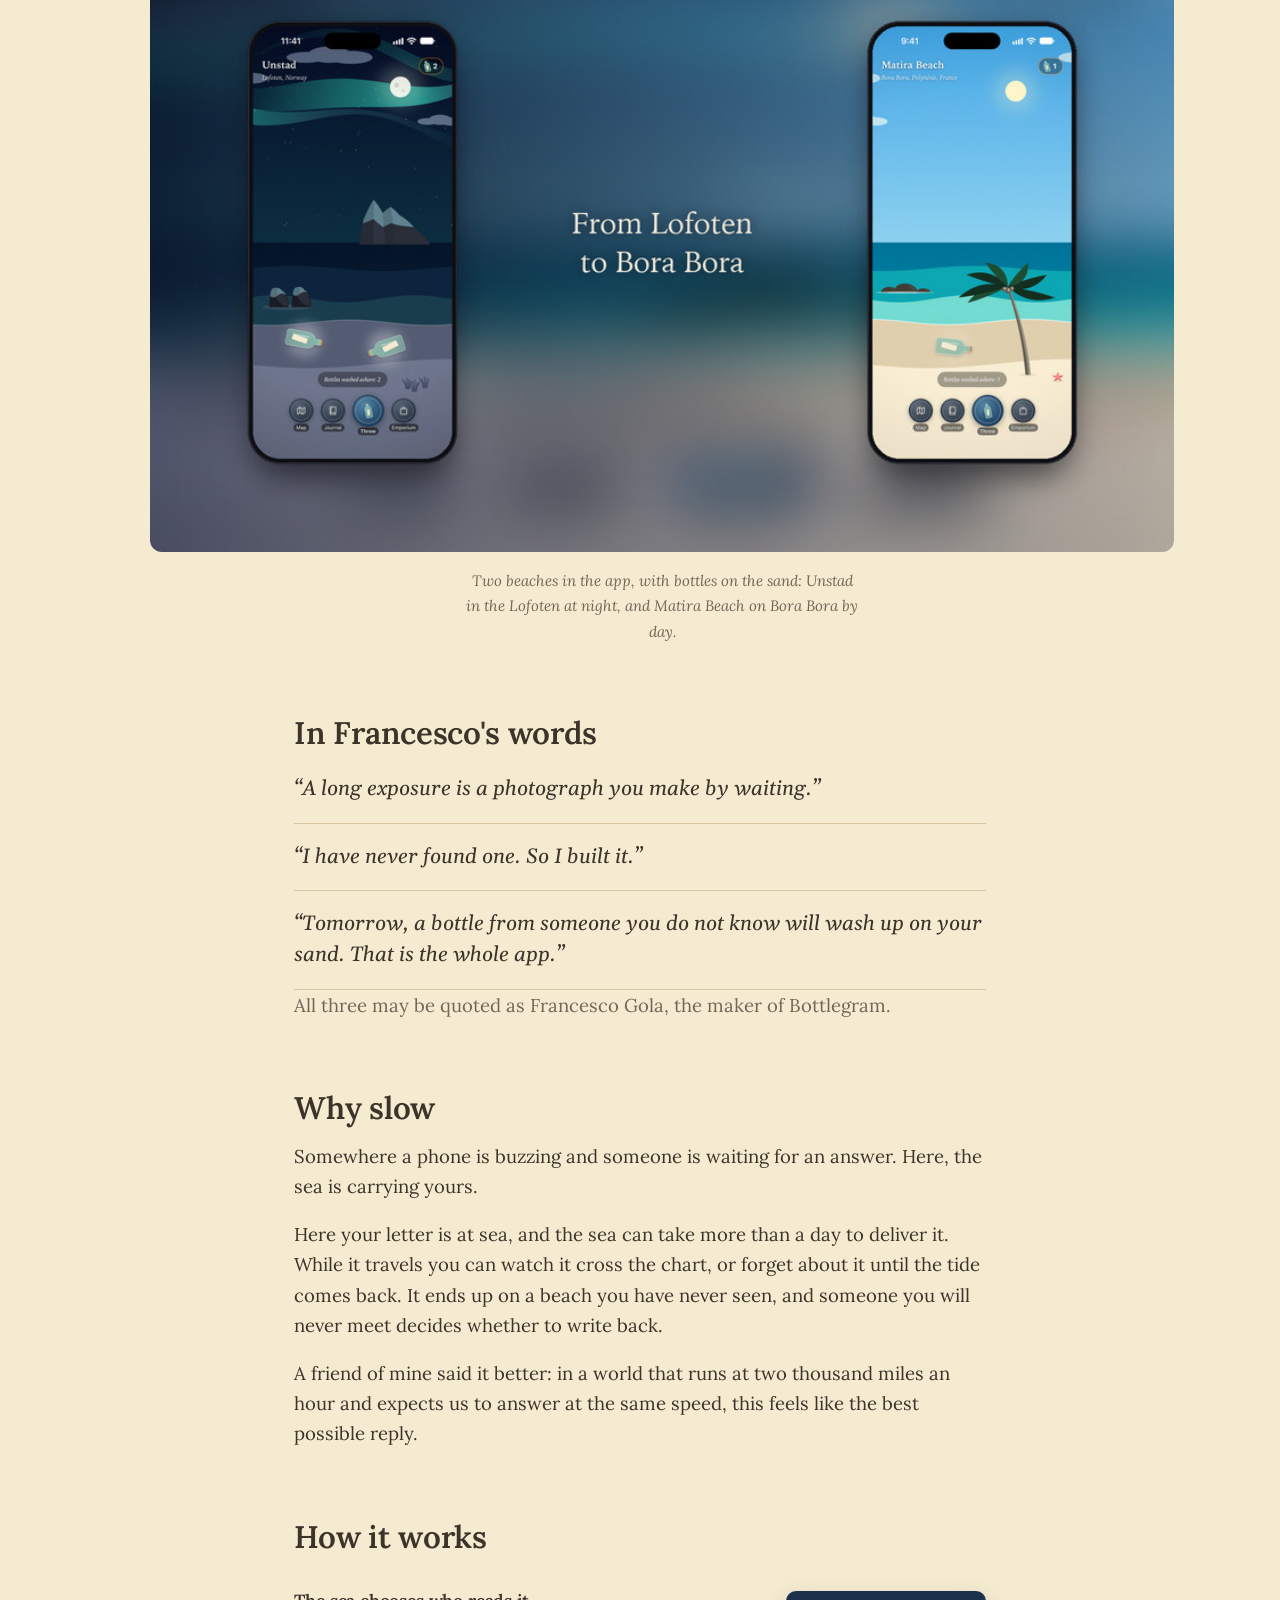
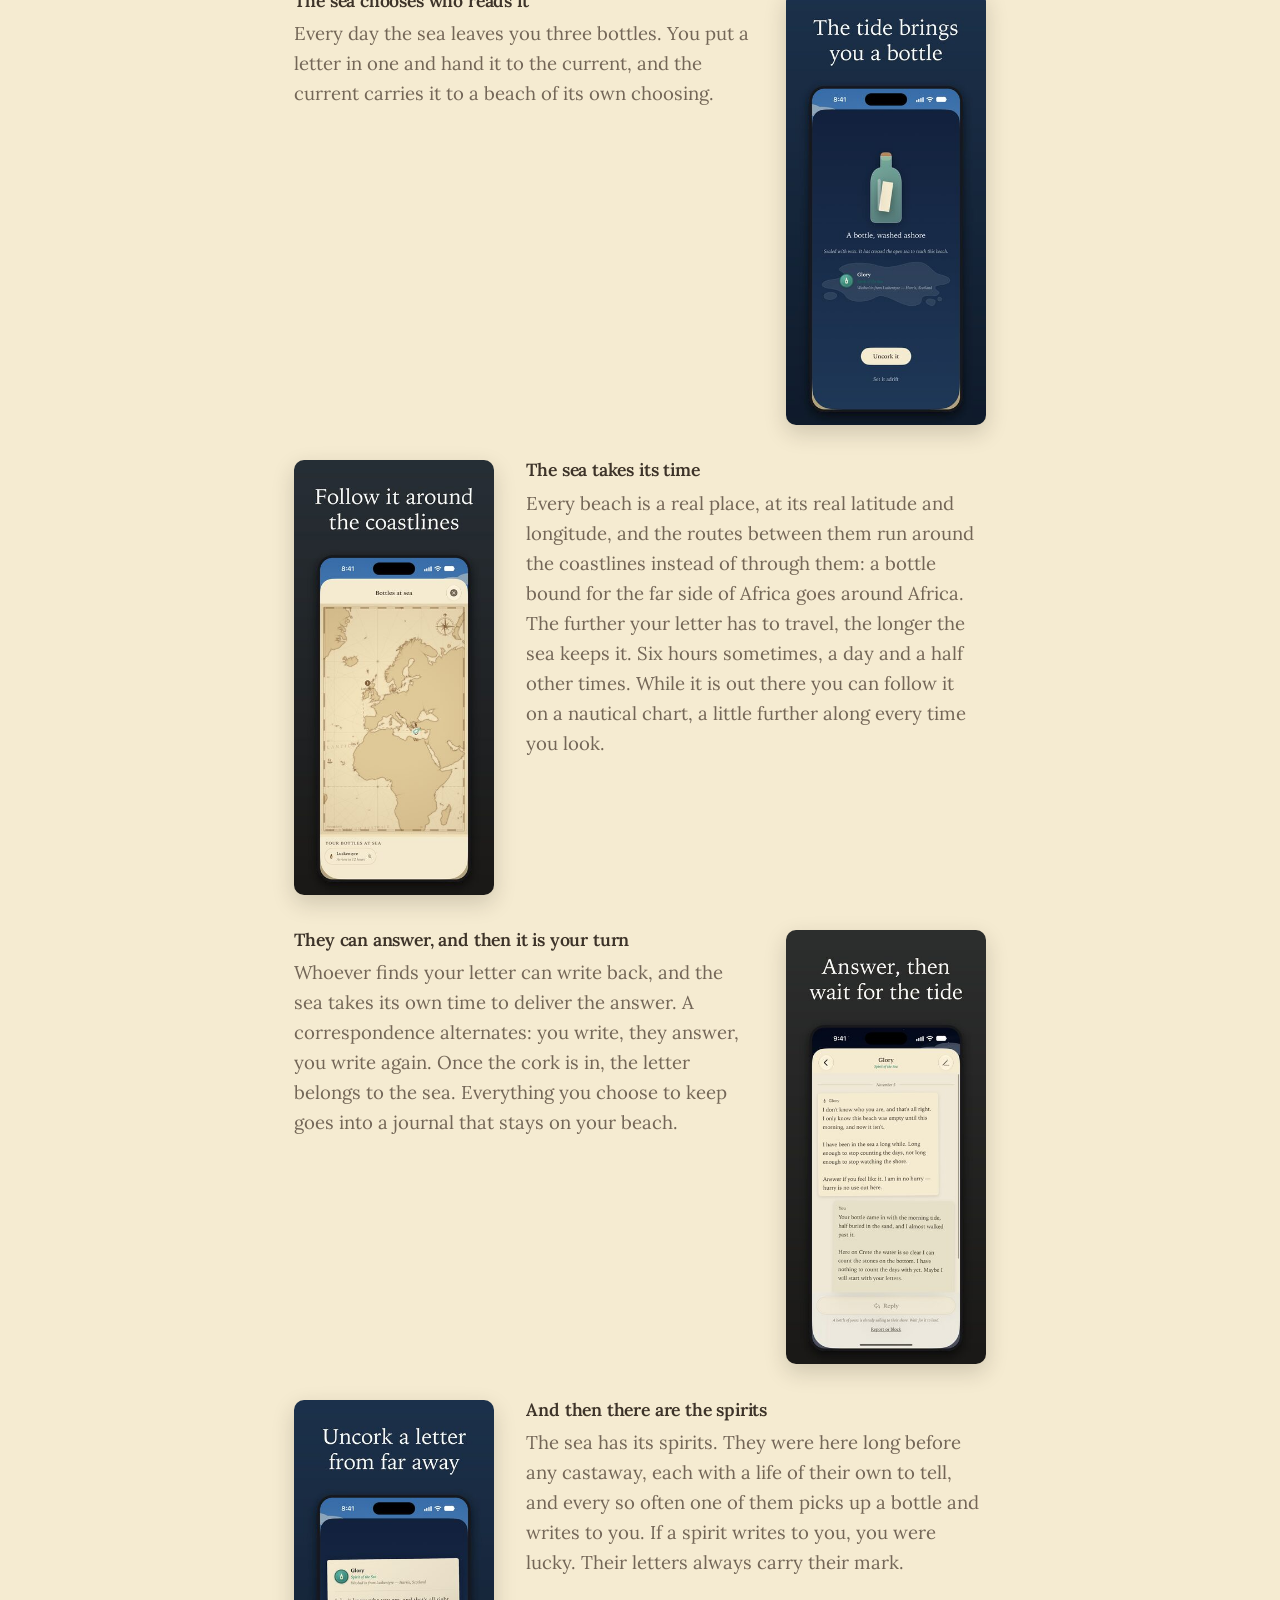
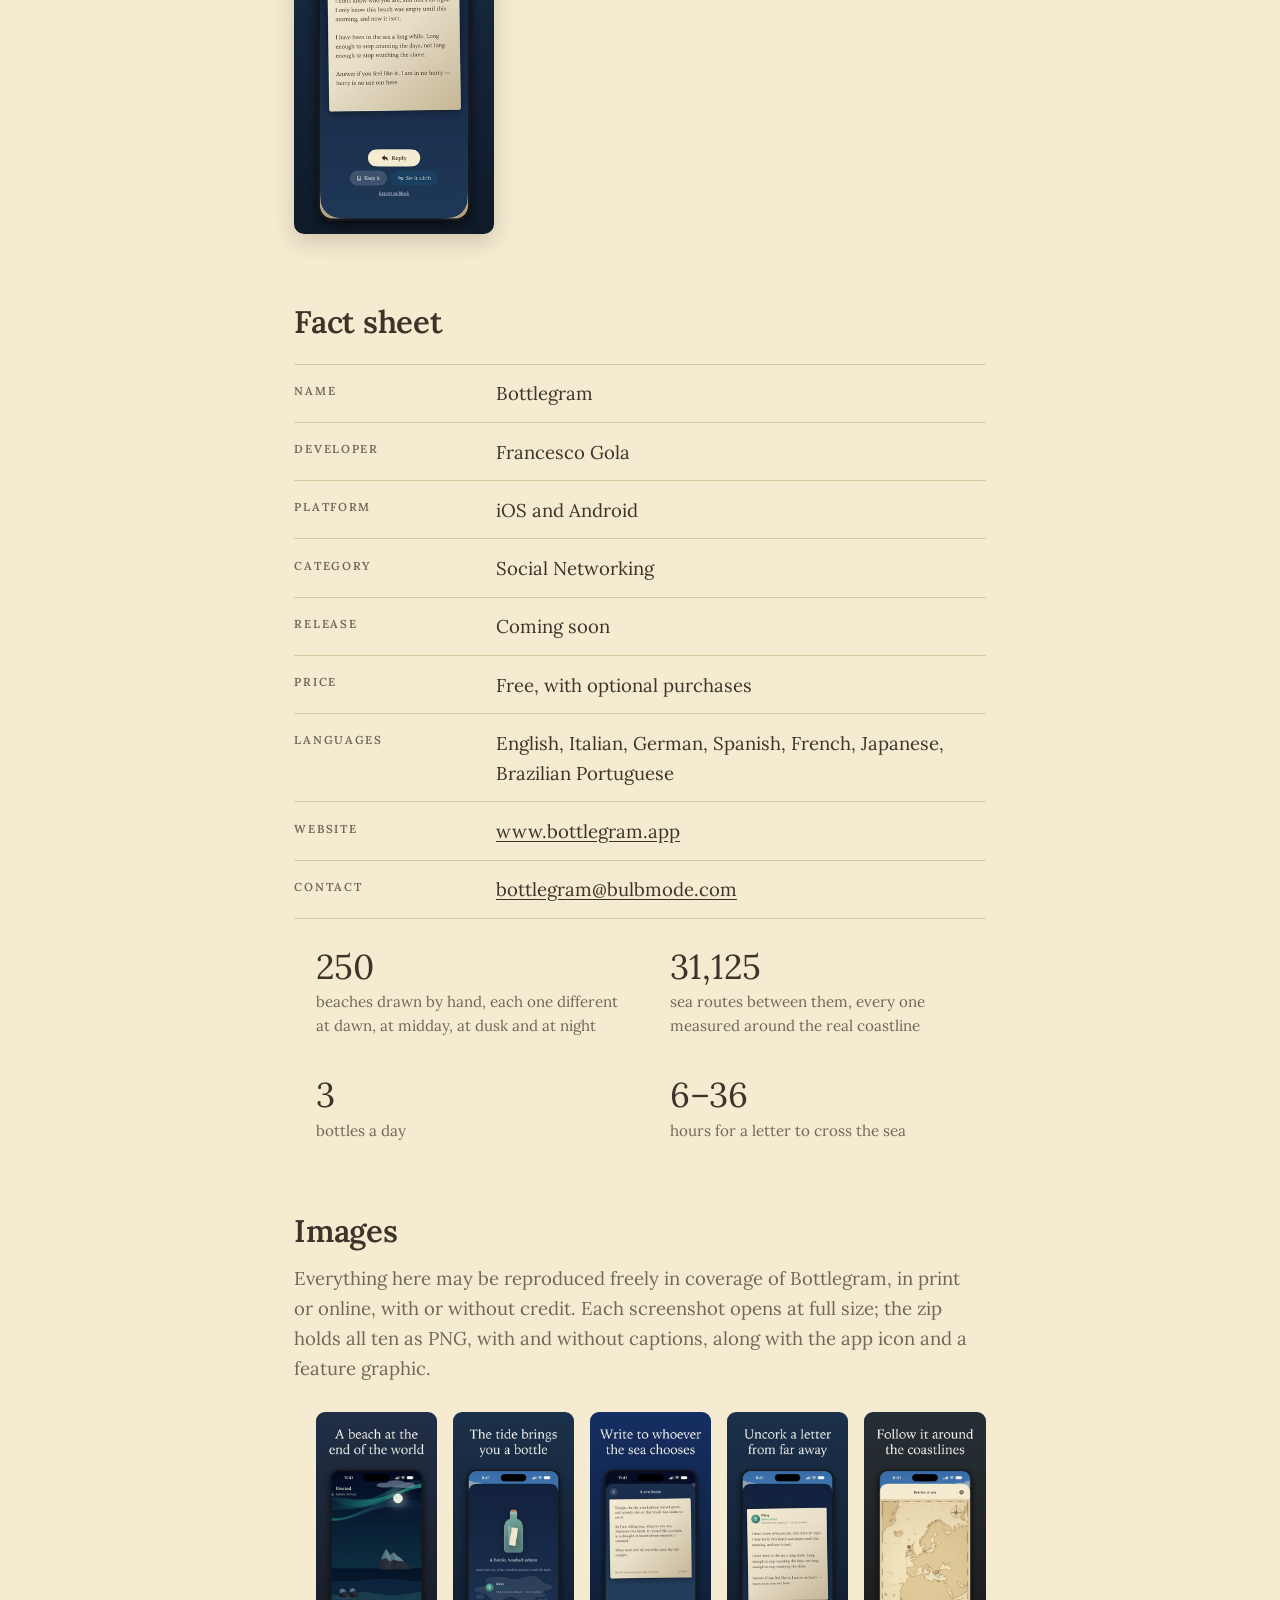
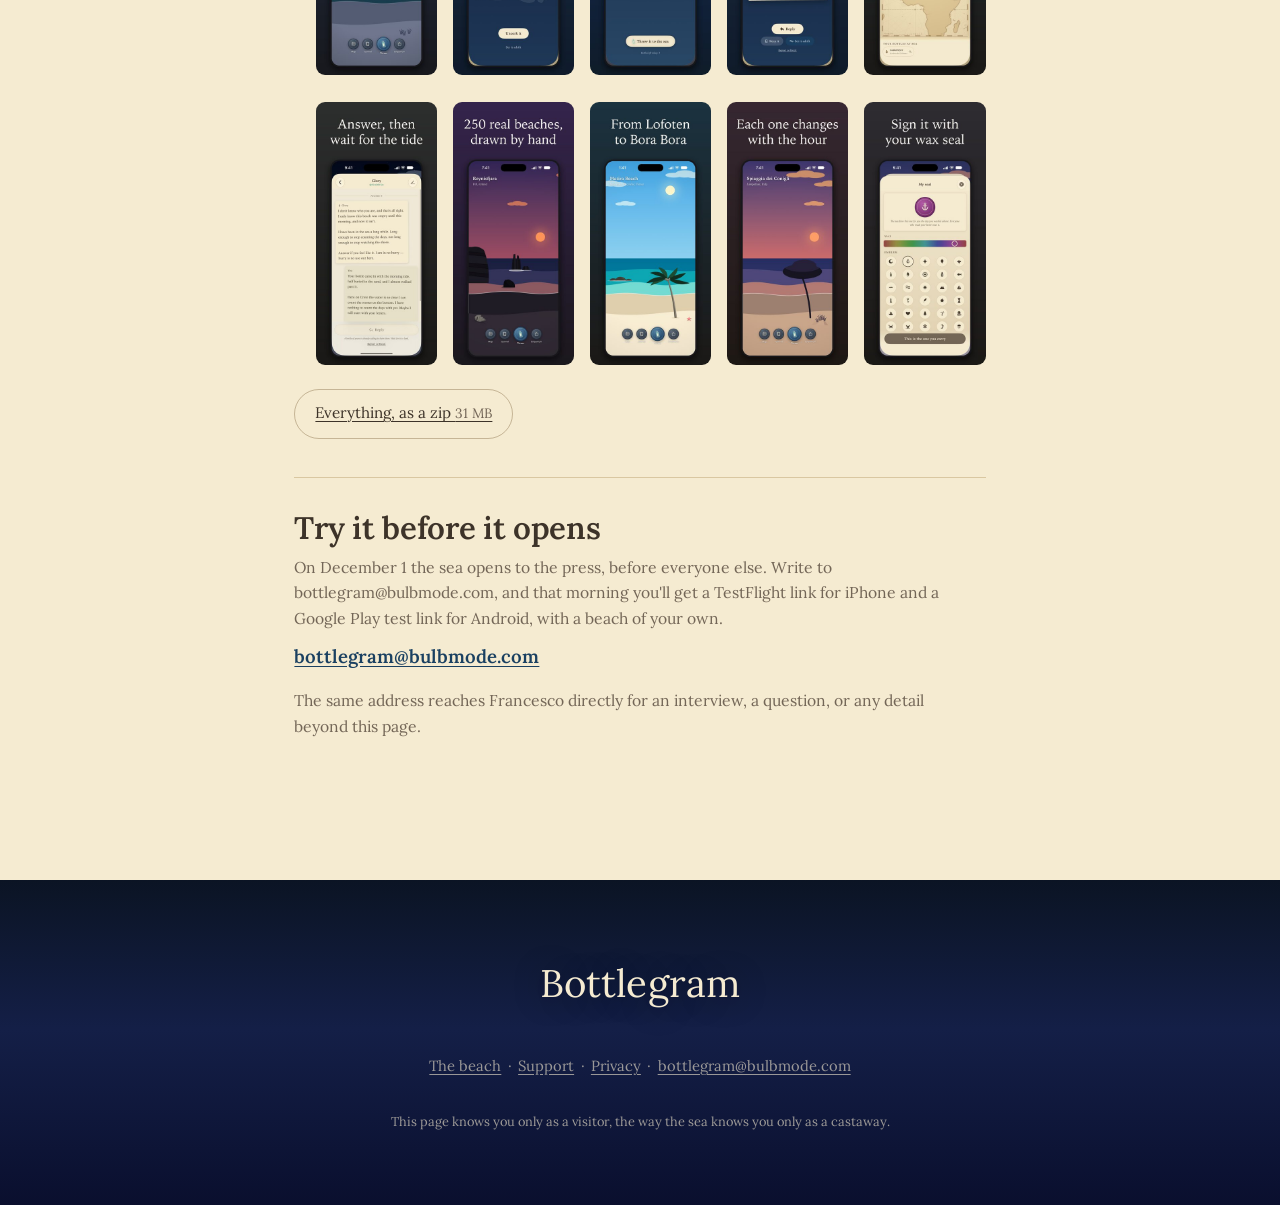
<file: press.html>
<!doctype html>
<html lang="en">
<head>
<meta charset="utf-8">
<meta name="viewport" content="width=device-width, initial-scale=1">
<title>Press — Bottlegram</title>
<meta name="description" content="Press kit for Bottlegram: a slow messaging app where letters travel by sea, and the current decides who reads them and when. Screenshots, fact sheet.">
<meta name="theme-color" content="#F5EBD1">
<link rel="icon" href="assets/icona.png" sizes="any">
<link rel="apple-touch-icon" href="assets/icona.png">
<link rel="stylesheet" href="styles.css?v=2">

<meta property="og:type" content="article">
<meta property="og:title" content="Bottlegram — press kit">
<meta property="og:description" content="A slow messaging app where letters travel by sea, and the current decides who reads them and when.">
<meta property="og:image" content="https://www.bottlegram.app/assets/press/unstad-notte.png">
<meta name="twitter:card" content="summary_large_image">

<style>
  /* ── Il press kit ────────────────────────────────────────────────────
     Le classi di `.prosa` fanno quasi tutto; qui sta solo ciò che una
     pagina di sola prosa non aveva mai avuto: l'immagine d'apertura a
     tutta larghezza, il blocco da copiare, la scheda dei fatti e la
     griglia delle schermate. */

  /* Il banner: il disegno della notte a Unstad a tutta larghezza, subito
     sotto la barra fissa (0,85rem + i 44px del selettore + 0,85rem + 1px di
     bordo). Dal telefono è il formato press, intero; da 48rem in su il poster
     largo dello stesso disegno, tagliato a 3:1 dall'alto: sotto la bottiglia
     (al 67% dell'altezza) e l'erba (al 74%) c'è solo sabbia, e a 1440 il
     titolo sale così di 130px. Sugli schermi bassi il 72vh taglia ancora un
     po' di sabbia, mai la luna o la bottiglia. */
  .banner { margin: calc(1.7rem + 45px) 0 0; }
  .banner img { display: block; width: 100%; height: auto; max-height: 72vh; object-fit: cover; object-position: 50% 0%; }
  @media (min-width: 48rem) { .banner img { aspect-ratio: 3 / 1; } }
  .banner figcaption { margin: 0.9rem auto 0; padding: 0 1.4rem; }
  .banner + .prosa { padding-top: clamp(2.2rem, 6vw, 3.2rem); }

  /* I due telefoni escono dalla colonna del testo, a metà della pagina lunga. */
  .apertura { margin: clamp(1.8rem, 4vw, 2.6rem) 0 clamp(2.6rem, 6vw, 3.8rem); }
  .apertura img { display: block; width: 100%; height: auto; border-radius: 12px; }
  @media (min-width: 62rem) {
    .apertura { width: min(64rem, 92vw); margin-left: calc((46rem - min(64rem, 92vw)) / 2); }
  }

  /* Il blocco che un giornalista incolla: si legge come una citazione e
     si seleziona in un gesto solo. */
  .incollabile {
    margin-top: 1.2rem; padding: 1.5rem 1.7rem;
    background: rgba(255, 253, 247, .62);
    border: 1px solid var(--carta-bordo, rgba(90,74,52,.18));
    border-radius: 10px;
  }
  .incollabile p { margin: 0; line-height: 1.75; }
  .una-riga {
    font-family: var(--mare-serif, var(--serif, Georgia, serif));
    font-style: italic; font-size: 1.22rem; line-height: 1.55;
  }

  /* La scheda dei fatti: due colonne che a telefono diventano una. */
  .scheda { margin-top: 1.4rem; border-top: 1px solid var(--carta-bordo, rgba(90,74,52,.18)); }
  .scheda > div {
    display: grid; grid-template-columns: 11rem minmax(0, 1fr);
    gap: 0.4rem 1.6rem; padding: 0.85rem 0;
    border-bottom: 1px solid var(--carta-bordo, rgba(90,74,52,.18));
  }
  .scheda dt {
    font-size: 0.72rem; font-weight: 600; letter-spacing: 0.15em;
    text-transform: uppercase; color: var(--inchiostro-lieve, #6b5c46);
    padding-top: 0.22rem;
  }
  .scheda dd { margin: 0; }
  @media (max-width: 34rem) { .scheda > div { grid-template-columns: 1fr; } }

  /* I quattro numeri. Non è una tabella: sono quattro cose da ricordare,
     e in tre colonne l'ultima restava sola. */
  .cifre { list-style: none; padding: 0; margin: 1.4rem 0 0;
           display: grid; gap: 1.8rem 2.4rem; grid-template-columns: repeat(2, 1fr); }
  @media (max-width: 30rem) { .cifre { grid-template-columns: 1fr; } }
  .cifre b {
    display: block; font-family: var(--serif, Georgia, serif);
    font-size: 2.15rem; font-weight: 400; line-height: 1.05;
  }
  .cifre span { display: block; margin-top: 0.4rem; font-size: 0.95rem;
                color: var(--inchiostro-lieve, #6b5c46); line-height: 1.55; }

  /* Le schermate: le dieci tavole della scheda store approvate da
     Francesco il 05/11 (build 6), nell'ordine dello store. Cinque per
     riga, due a telefono. La miniatura apre la tavola intera, 1320×2868;
     nello zip ci sono anche in PNG e senza didascalia. */
  .schermate { list-style: none; padding: 0; margin: 1.4rem 0 0;
               display: grid; gap: 1rem; grid-template-columns: repeat(5, 1fr); }
  @media (max-width: 44rem) {
    .schermate { grid-template-columns: repeat(2, 1fr); }
    .schermate li:last-child:nth-child(odd) { grid-column: 1 / -1; justify-self: center; width: calc(50% - 0.5rem); }
  }
  .schermate img { display: block; width: 100%; height: auto; border-radius: 9px; }
  .schermate a:focus-visible { outline: 2px solid currentColor; outline-offset: 3px; border-radius: 11px; }

  .scarichi { display: flex; flex-wrap: wrap; gap: 0.8rem; margin-top: 1.5rem; }
  .scarico {
    display: inline-block; padding: 0.72rem 1.25rem;
    border: 1px solid rgba(140, 116, 78, .45); border-radius: 999px;
    text-decoration: none; font-size: 0.95rem;
  }
  .scarico:hover { background: rgba(255, 253, 247, .7); }
  /* Larga quanto il riquadro sopra: `.prosa p` la fermerebbe a 65ch. */
  .prosa .anteprima { margin: 1.4rem 0 0; padding: 0.8rem 0; border-top: 1px solid var(--carta-bordo); border-bottom: 1px solid var(--carta-bordo);
               font-style: italic; font-size: 0.98rem; color: var(--inchiostro-lieve); max-width: none; }
  .anteprima a { color: inherit; text-decoration-color: var(--carta-bordo); }
  .anteprima a:hover { text-decoration-color: currentColor; }
  /* La barra in alto è fissa: chi arriva dalla striscia vede il titolo, non la barra sopra. */
  #provarla { scroll-margin-top: 6rem; }
  .fase { display: flex; align-items: flex-start; gap: 2rem; margin-top: 2.2rem; }
  .fase.a-sinistra { flex-direction: row-reverse; }
  .fase-testo { flex: 1 1 auto; min-width: 0; }
  .fase-testo h3 { margin-top: 0; }
  .fase-foto { flex: none; width: 200px; line-height: 0; }
  .fase-foto img { display: block; width: 100%; height: auto; border-radius: 10px; box-shadow: 0 8px 22px rgba(40, 34, 20, .18); }
  @media (max-width: 40rem) {
    .fase, .fase.a-sinistra { flex-direction: column; align-items: center; gap: 1.1rem; }
    .fase-foto { width: 58%; }
  }
  .scarichi .negozi { flex-basis: 100%; margin-top: 0.5rem; gap: 0.6rem 0.9rem; }
  .scarichi .negozi p { margin: 0; font-size: 0.92rem; }
  .peso { color: var(--inchiostro-lieve, #6b5c46); font-size: 0.85rem; }

  /* I titoli separano: a 22 px su un testo di 18 le sezioni non si
     staccavano (rapporto 1,19). Solo qui: privacy e support restano come sono. */
  .prosa h2 { font-size: clamp(1.55rem, 3.2vw, 1.95rem); margin-top: clamp(3.2rem, 7vw, 4.4rem); }

  /* A colpo d'occhio: la frase, tre fatti, i numeri in una riga, lo zip. */
  .a-colpo {
    margin: clamp(1.6rem, 4vw, 2.2rem) 0 0; padding: clamp(1.4rem, 3.5vw, 2rem);
    background: rgba(255, 253, 247, .62);
    border: 1px solid var(--carta-bordo); border-radius: 14px;
  }
  .a-colpo .una-riga { font-size: clamp(1.25rem, 2.6vw, 1.5rem); max-width: 30ch; margin: 0; }
  .a-colpo .fatti { margin: 1.3rem 0 0; }
  .a-colpo .fatti > div { display: grid; grid-template-columns: 9.5rem minmax(0, 1fr); gap: 0.2rem 1.4rem; padding: 0.3rem 0; }
  .a-colpo .fatti dt {
    font-size: 0.72rem; font-weight: 600; letter-spacing: 0.15em; text-transform: uppercase;
    color: var(--inchiostro-lieve); padding-top: 0.25rem;
  }
  .a-colpo .fatti dd { margin: 0; }
  .a-colpo .numeri {
    margin: 1.2rem 0 0; padding-top: 1rem; border-top: 1px solid var(--carta-bordo);
    color: var(--inchiostro); max-width: none;
  }
  .a-colpo .scarichi { margin-top: 1.3rem; }
  .scarico.primario { background: var(--inchiostro); color: var(--carta); border-color: var(--inchiostro); }
  .scarico.primario .peso { color: rgba(245, 235, 209, .75); }
  .scarico.primario:hover { background: #2c241c; }
  @media (max-width: 34rem) {
    .a-colpo .fatti > div { grid-template-columns: 1fr; gap: 0; padding: 0.35rem 0; }
  }

  /* «I have never found one.» da sola, in grande: è la riga che tiene la storia. */
  .prosa p.tirata {
    font-family: var(--mare-serif); font-style: italic;
    font-size: clamp(1.6rem, 4vw, 2.3rem); line-height: 1.25;
    margin: clamp(1.6rem, 4vw, 2.2rem) 0;
  }

  /* Le citazioni: frasi sue, alla lettera, una per riga. */
  /* `.prosa ul` metterebbe il rientro dell'elenco puntato: qui non ci sono punti. */
  .prosa .citazioni { list-style: none; padding: 0; margin: 1.4rem 0 0; display: grid; gap: 1.1rem; }
  .prosa .citazioni li {
    margin: 0;
    font-family: var(--mare-serif); font-style: italic;
    font-size: clamp(1.12rem, 2.2vw, 1.3rem); line-height: 1.5;
    padding-bottom: 1.1rem; border-bottom: 1px solid var(--carta-bordo);
  }
</style>
</head>
<body>

<a class="salta" href="#contenuto">Skip to content</a>

<!-- `id="barra"` non è decorativo: è l'aggancio a cui `lingua.js` attacca il
     selettore delle sette lingue. Senza, la pagina resta muta in inglese. -->
<header class="barra posata" id="barra">
  <a class="marchio" href="./" aria-label="Bottlegram">
    <svg class="marchio-glifo" viewBox="0 0 100 100" aria-hidden="true"><path d="M44 4L56 4A4 4 0 0 1 60 8L60 10A4 4 0 0 1 56 14L44 14A4 4 0 0 1 40 10L40 8A4 4 0 0 1 44 4ZM42 14L58 14L58 30L42 30ZM42 30L58 30A12 12 0 0 1 70 42L70 82A12 12 0 0 1 58 94L42 94A12 12 0 0 1 30 82L30 42A12 12 0 0 1 42 30ZM42 50L58 50L58 76L42 76Z" fill-rule="evenodd"/></svg>
    <span>Bottlegram</span>
  </a>
  <nav class="rotta" aria-label="Pages">
    <a href="./">The beach</a>
    <a href="support.html">Support</a>
  </nav>
</header>

<main id="contenuto">

<!-- Il banner (10/11/2026): il disegno senza testo, quindi uguale in ogni
     lingua. JPG a q97 perché il cielo scuro non faccia bande: 105 KB a 900,
     281 KB a 1800, 866 KB a 3600; il poster 256 KB a 1920 e 691 KB a 3840.
     Il PNG da 1800 è l'anteprima dei link; nello zip va il PNG da 3600. -->
<figure class="banner">
  <picture>
    <source media="(min-width: 48rem)" width="3840" height="1646" sizes="100vw"
            srcset="assets/press/unstad-notte-largo-1920.jpg 1920w, assets/press/unstad-notte-largo-3840.jpg 3840w">
    <img src="assets/press/unstad-notte.jpg" width="1800" height="1088" sizes="100vw" fetchpriority="high"
         srcset="assets/press/unstad-notte-900.jpg 900w, assets/press/unstad-notte.jpg 1800w, assets/press/unstad-notte-3600.jpg 3600w"
         alt="The beach at Unstad, in the Lofoten, at night, drawn by hand: a full moon and the aurora high over a dark arctic sea, a rocky peak on the horizon to the right, and to the left two rocks in the water and a bottle with a letter inside on the sand.">
  </picture>
  <figcaption class="didascalia">Unstad, in the Lofoten, at night: one of the 250 beaches drawn by hand.</figcaption>
</figure>

<article class="prosa">

  <h1>Press kit</h1>

  <!-- A COLPO D'OCCHIO (revisione del 05/11/2026). Prima la scheda dei fatti
       stava a quattro schermate dal titolo e il contatto a quasi sei: chi
       apre la pagina da una mail di nomination deve trovare cos'è, quando
       esce, quanto costa e a chi scrivere prima dell'immagine. I numeri sono
       una riga di testo, non un blocco di statistiche. -->
  <section class="a-colpo" aria-label="At a glance">
    <p class="una-riga">A slow messaging app where letters travel by sea, and the current decides who reads them and when.</p>
    <dl class="fatti">
      <div><dt>Status</dt><dd>Coming soon on iPhone and Android</dd></div>
      <div><dt>Price</dt><dd>Free, with optional purchases in the Wreck Emporium</dd></div>
      <div><dt>Press contact</dt><dd>Francesco Gola · <a href="mailto:bottlegram@bulbmode.com">bottlegram@bulbmode.com</a></dd></div>
    </dl>
    <p class="numeri">250 beaches drawn by hand · 31,125 sea routes · three bottles a day · six to thirty-six hours a crossing</p>
    <div class="scarichi">
      <a class="scarico primario" href="assets/press/bottlegram-press-kit.zip" download>Download the press kit <span class="peso">31&nbsp;MB</span></a>
      <a class="scarico" href="#storia">Read the story</a>
      <!-- I negozi, piccoli per non affollare il riquadro. L'App Store si accende
           col Release: vedi l'interruttore in styles.css. -->
      <div class="negozi piccoli">
        <a class="solo-dopo" href="https://apps.apple.com/app/id6804406606"><img src="assets/badge/app-store-preordine.svg" width="118" height="40" loading="lazy" alt="Pre-order on the App Store"></a>
        <a href="https://play.google.com/store/apps/details?id=com.bulbmode.bottlegram"><img class="badge-google" src="assets/badge/google-play-en.png" width="134" height="40" alt="Get it on Google Play"></a>
        <p class="lieve"><span class="solo-prima">Pre-register on Google Play. On iPhone, the sea opens soon.</span><span class="solo-dopo">Pre-order on the App Store, or pre-register on Google Play.</span></p>
      </div>
    </div>
  </section>

  <!-- La striscia dell'anteprima: porta alla sezione in fondo. -->
  <p class="anteprima"><a href="#provarla">Press preview from December 1 · write to bottlegram@bulbmode.com</a></p>

  <!-- ══════════════════ DA INCOLLARE ══════════════════ -->
  <h2>In one paragraph</h2>
  <div class="incollabile">
    <p>Bottlegram is a slow messaging app for people who will never meet. You write a letter, seal it in a bottle and give it to the current. Six to thirty-six hours later it washes up on one of 250 beaches drawn by hand, each at its real coordinates, and another castaway finds it. If they write back, you take turns, one letter each. Bottlegram is free and coming soon to iPhone and Android.</p>
  </div>

  <h2>About Bottlegram</h2>
  <div class="incollabile">
    <p>Bottlegram is a slow messaging app made by Francesco Gola, an Italian seascape photographer. Each castaway writes a letter, seals it in a bottle, and the current carries it to another castaway's beach somewhere in the world, six to thirty-six hours later. The sea has 250 beaches drawn by hand, at real coordinates, joined by 31,125 routes measured around real coastlines. Bottlegram is free, with optional purchases in the Wreck Emporium, and is coming soon to iPhone and Android.</p>
  </div>

  <h2>About Francesco Gola</h2>
  <div class="incollabile">
    <p>Francesco Gola photographs the sea, most of it in long exposures. As a boy he searched beaches for a bottle with a letter inside. He never found one, so he built Bottlegram.</p>
  </div>

  <!-- ══════════════════ LA STORIA ══════════════════ -->
  <h2 id="storia">The story</h2>

  <p>I photograph the sea. Seascapes mostly, and long exposures above all. A long exposure is a photograph you make by waiting: you hold the shutter open and stand still, and the water draws itself onto the frame while, to anyone watching, nothing at all is happening.</p>

  <p>I love walking on beaches, and I have done since I was a boy, always looking for the same thing in the sand: a bottle with a letter inside, written years earlier by someone I would never meet, telling me something true about their life.</p>

  <p class="tirata">I have never found one.</p>

  <p>So I built it. Two hundred and fifty beaches drawn by hand, and a tide that carries a bottle along the real sea route between two coasts, taking the time that much water would take.</p>

  <p>Tomorrow, a bottle from someone you do not know will wash up on your sand. That is the whole app.</p>

  <p class="guida corsivo" style="margin-top:1.4rem;">Francesco Gola, seascape photographer</p>

  <!-- I due telefoni (10/11/2026): la tavola «From Lofoten to Bora Bora» con le
       bottiglie sulla sabbia, dalle grezze della serie 2 (Unstad con le
       bottiglie, Matira con la bottiglia). Hanno le scritte dentro, quindi c'è
       un file per lingua, e lo script in fondo li cambia. JPG a q90 4:4:4:
       il fondo sfocato tiene senza bande già lì. -->
  <figure class="apertura">
    <img id="telefoni" src="assets/press/attesa-en.jpg" width="1800" height="1088" loading="lazy"
         srcset="assets/press/attesa-en-900.jpg 900w, assets/press/attesa-en.jpg 1800w"
         sizes="(min-width: 62rem) min(64rem, 92vw), calc(100vw - 2.8rem)"
         alt="Two iPhone screens, each with a beach drawn by hand. On the left, Unstad in the Lofoten, Norway, at night, with the aurora and the moon over a dark sea and two bottles on the sand. On the right, Matira Beach on Bora Bora by day, with turquoise water, a palm and a bottle on the sand. Between them, the words «From Lofoten to Bora Bora».">
    <figcaption class="didascalia" style="margin: 1rem auto 0;">Two beaches in the app, with bottles on the sand: Unstad in the Lofoten at night, and Matira Beach on Bora Bora by day.</figcaption>
  </figure>

  <!-- Le citazioni sono frasi della storia qui sopra, parola per parola: un
       giornalista le può attribuire senza chiedere. La frase dell'amico in
       «Why slow» resta fuori, perché non è sua. -->
  <h2>In Francesco's words</h2>
  <ul class="citazioni">
    <li>“A long exposure is a photograph you make by waiting.”</li>
    <li>“I have never found one. So I built it.”</li>
    <li>“Tomorrow, a bottle from someone you do not know will wash up on your sand. That is the whole app.”</li>
  </ul>
  <p class="lieve">All three may be quoted as Francesco Gola, the maker of Bottlegram.</p>

  <!-- ══════════════════ IL PERCHÉ ══════════════════ -->
  <h2>Why slow</h2>

  <p>Somewhere a phone is buzzing and someone is waiting for an answer. Here, the sea is carrying yours.</p>

  <p>Here your letter is at sea, and the sea can take more than a day to deliver it. While it travels you can watch it cross the chart, or forget about it until the tide comes back. It ends up on a beach you have never seen, and someone you will never meet decides whether to write back.</p>

  <p>A friend of mine said it better: in a world that runs at two thousand miles an hour and expects us to answer at the same speed, this feels like the best possible reply.</p>

  <!-- ══════════════════ COME FUNZIONA ══════════════════ -->
  <h2>How it works</h2>
  <!-- Accanto a ogni passo la sua schermata della galleria qui sotto (stessi
       file, stessi alt). Prima il centro della pagina era tutto testo. -->

  <div class="fase">
    <div class="fase-testo">
      <h3>The sea chooses who reads it</h3>
      <p class="lieve">Every day the sea leaves you three bottles. You put a letter in one and hand it to the current, and the current carries it to a beach of its own choosing.</p>
    </div>
    <a class="fase-foto" href="assets/press/schermate/02-bottiglia.jpg"><img src="assets/press/schermate/02-bottiglia-piccola.jpg"
         srcset="assets/press/schermate/02-bottiglia-piccola.jpg 360w, assets/press/schermate/02-bottiglia.jpg 1320w"
         sizes="(max-width: 40rem) calc((100vw - 2.8rem) * 0.58), 200px" width="360" height="782" loading="lazy" alt="The tide brings you a bottle"></a>
  </div>

  <div class="fase a-sinistra">
    <div class="fase-testo">
      <h3>The sea takes its time</h3>
      <p class="lieve">Every beach is a real place, at its real latitude and longitude, and the routes between them run around the coastlines instead of through them: a bottle bound for the far side of Africa goes around Africa. The further your letter has to travel, the longer the sea keeps it. Six hours sometimes, a day and a half other times. While it is out there you can follow it on a nautical chart, a little further along every time you look.</p>
    </div>
    <a class="fase-foto" href="assets/press/schermate/05-carta.jpg"><img src="assets/press/schermate/05-carta-piccola.jpg"
         srcset="assets/press/schermate/05-carta-piccola.jpg 360w, assets/press/schermate/05-carta.jpg 1320w"
         sizes="(max-width: 40rem) calc((100vw - 2.8rem) * 0.58), 200px" width="360" height="782" loading="lazy" alt="Follow it around the coastlines"></a>
  </div>

  <div class="fase">
    <div class="fase-testo">
      <h3>They can answer, and then it is your turn</h3>
      <p class="lieve">Whoever finds your letter can write back, and the sea takes its own time to deliver the answer. A correspondence alternates: you write, they answer, you write again. Once the cork is in, the letter belongs to the sea. Everything you choose to keep goes into a journal that stays on your beach.</p>
    </div>
    <a class="fase-foto" href="assets/press/schermate/06-carteggio.jpg"><img src="assets/press/schermate/06-carteggio-piccola.jpg"
         srcset="assets/press/schermate/06-carteggio-piccola.jpg 360w, assets/press/schermate/06-carteggio.jpg 1320w"
         sizes="(max-width: 40rem) calc((100vw - 2.8rem) * 0.58), 200px" width="360" height="782" loading="lazy" alt="Answer, then wait for the tide"></a>
  </div>

  <div class="fase a-sinistra">
    <div class="fase-testo">
      <h3>And then there are the spirits</h3>
      <p class="lieve">The sea has its spirits. They were here long before any castaway, each with a life of their own to tell, and every so often one of them picks up a bottle and writes to you. If a spirit writes to you, you were lucky. Their letters always carry their mark.</p>
    </div>
    <a class="fase-foto" href="assets/press/schermate/04-lettera-spirito.jpg"><img src="assets/press/schermate/04-lettera-spirito-piccola.jpg"
         srcset="assets/press/schermate/04-lettera-spirito-piccola.jpg 360w, assets/press/schermate/04-lettera-spirito.jpg 1320w"
         sizes="(max-width: 40rem) calc((100vw - 2.8rem) * 0.58), 200px" width="360" height="782" loading="lazy" alt="Uncork a letter from far away"></a>
  </div>

  <!-- ══════════════════ I FATTI ══════════════════ -->
  <h2>Fact sheet</h2>
  <dl class="scheda">
    <div><dt>Name</dt><dd>Bottlegram</dd></div>
    <div><dt>Developer</dt><dd>Francesco Gola</dd></div>
    <div><dt>Platform</dt><dd>iOS and Android</dd></div>
    <div><dt>Category</dt><dd>Social Networking</dd></div>
    <div><dt>Release</dt><dd>Coming soon</dd></div>
    <div><dt>Price</dt><dd>Free, with optional purchases</dd></div>
    <div><dt>Languages</dt><dd>English, Italian, German, Spanish, French, Japanese, Brazilian Portuguese</dd></div>
    <div><dt>Website</dt><dd><a href="./">www.bottlegram.app</a></dd></div>
    <div><dt>Contact</dt><dd><a href="mailto:bottlegram@bulbmode.com">bottlegram@bulbmode.com</a></dd></div>
  </dl>

  <ul class="cifre">
    <li><b>250</b><span>beaches drawn by hand, each one different at dawn, at midday, at dusk and at night</span></li>
    <li><b>31,125</b><span>sea routes between them, every one measured around the real coastline</span></li>
    <li><b>3</b><span>bottles a day</span></li>
    <li><b>6&ndash;36</b><span>hours for a letter to cross the sea</span></li>
  </ul>

  <!-- ══════════════════ IL MATERIALE ══════════════════ -->
  <h2>Images</h2>
  <p class="lieve">Everything here may be reproduced freely in coverage of Bottlegram, in print or online, with or without credit. Each screenshot opens at full size; the zip holds all ten as PNG, with and without captions, along with the app icon and a feature graphic.</p>

  <ul class="schermate">
    <li><a href="assets/press/schermate/01-unstad-notte.jpg"><img src="assets/press/schermate/01-unstad-notte-piccola.jpg" width="360" height="782" loading="lazy" alt="A beach at the end of the world"></a></li>
    <li><a href="assets/press/schermate/02-bottiglia.jpg"><img src="assets/press/schermate/02-bottiglia-piccola.jpg" width="360" height="782" loading="lazy" alt="The tide brings you a bottle"></a></li>
    <li><a href="assets/press/schermate/03-scrittura.jpg"><img src="assets/press/schermate/03-scrittura-piccola.jpg" width="360" height="782" loading="lazy" alt="Write to whoever the sea chooses"></a></li>
    <li><a href="assets/press/schermate/04-lettera-spirito.jpg"><img src="assets/press/schermate/04-lettera-spirito-piccola.jpg" width="360" height="782" loading="lazy" alt="Uncork a letter from far away"></a></li>
    <li><a href="assets/press/schermate/05-carta.jpg"><img src="assets/press/schermate/05-carta-piccola.jpg" width="360" height="782" loading="lazy" alt="Follow it around the coastlines"></a></li>
    <li><a href="assets/press/schermate/06-carteggio.jpg"><img src="assets/press/schermate/06-carteggio-piccola.jpg" width="360" height="782" loading="lazy" alt="Answer, then wait for the tide"></a></li>
    <li><a href="assets/press/schermate/07-reynisfjara.jpg"><img src="assets/press/schermate/07-reynisfjara-piccola.jpg" width="360" height="782" loading="lazy" alt="250 real beaches, drawn by hand"></a></li>
    <li><a href="assets/press/schermate/08-matira.jpg"><img src="assets/press/schermate/08-matira-piccola.jpg" width="360" height="782" loading="lazy" alt="From Lofoten to Bora Bora"></a></li>
    <li><a href="assets/press/schermate/09-conigli.jpg"><img src="assets/press/schermate/09-conigli-piccola.jpg" width="360" height="782" loading="lazy" alt="Each one changes with the hour"></a></li>
    <li><a href="assets/press/schermate/10-sigillo.jpg"><img src="assets/press/schermate/10-sigillo-piccola.jpg" width="360" height="782" loading="lazy" alt="Sign it with your wax seal"></a></li>
  </ul>

  <div class="scarichi">
    <a class="scarico" href="assets/press/bottlegram-press-kit.zip" download>Everything, as a zip <span class="peso">31&nbsp;MB</span></a>
  </div>

  <!-- ══════════════════ PROVARLA ══════════════════
       Dal 10/11/2026: prima del 1° dicembre non si dà niente a nessuno; quel
       giorno il mare apre alla stampa con i link di TestFlight e di Google
       Play. La data del giorno per tutti NON va su questa pagina. -->
  <div class="recapito primo" id="provarla">
    <h2 style="margin-top:0;">Try it before it opens</h2>
    <p>On December 1 the sea opens to the press, before everyone else. Write to bottlegram@bulbmode.com, and that morning you'll get a TestFlight link for iPhone and a Google Play test link for Android, with a beach of your own.</p>
    <a class="indirizzo" href="mailto:bottlegram@bulbmode.com?subject=Press%20preview">bottlegram@bulbmode.com</a>
    <p class="lieve" style="margin-top:1.1rem;">The same address reaches Francesco directly for an interview, a question, or any detail beyond this page.</p>
  </div>

</article>
</main>

<footer class="pie notte pie-prosa">
  <div class="dentro pie-dentro">
    <p class="marchione piccolo">Bottlegram</p>
    <p class="crediti">
      <a href="./">The beach</a> · <a href="support.html">Support</a> · <a href="privacy.html">Privacy</a> · <a href="mailto:bottlegram@bulbmode.com">bottlegram@bulbmode.com</a>
    </p>
    <p class="crediti minute">This page knows you only as a visitor, the way the sea knows you only as a castaway.</p>
  </div>
</footer>

<!-- Le sette lingue, come sulla spiaggia: `lingue.js` è generato (vedi README),
     `lingua.js` scambia i nodi di testo e sceglie da solo la lingua del
     browser. L'inglese resta nell'HTML ed è quello che legge chi arriva senza
     JavaScript. -->
<script src="lingue.js?v=18"></script>
<script src="lingua.js?v=14"></script>

<!-- I due telefoni hanno le loro scritte dentro, quindi non basta tradurre la
     pagina: ci sono sette file. Il banner in cima non ha testo e non cambia. Si ascolta il selettore che `lingua.js` ha appena
     messo in barra, invece di insegnare a `lingua.js` a cambiare gli `src` —
     quel file serve a tutto il sito, e questa è una faccenda di una pagina. -->
<script>
(() => {
  const sel = document.getElementById('scegli-lingua');
  const img = document.getElementById('telefoni');
  if (!sel || !img) return;
  // Se il file di una lingua manca, si torna all'inglese invece di lasciare
  // il riquadro rotto a metà pagina.
  const metti = (lg) => {
    img.srcset = `assets/press/attesa-${lg}-900.jpg 900w, assets/press/attesa-${lg}.jpg 1800w`;
    img.src = `assets/press/attesa-${lg}.jpg`;
  };
  img.addEventListener('error', () => metti('en'), { once: true });
  const vesti = () => metti(sel.value);
  vesti();
  sel.addEventListener('change', vesti);
})();
</script>

<!-- I badge di Google Play hanno la scritta dentro: un file per lingua, come
     li dà Google. Quello dell'App Store per ora è solo in inglese (le versioni
     tradotte Apple le dà da un sito che da qui non si raggiunge). -->
<script>
(() => {
  const sel = document.getElementById('scegli-lingua');
  if (!sel) return;
  const metti = () => document.querySelectorAll('img.badge-google').forEach((img) => {
    img.onerror = () => { img.onerror = null; img.src = 'assets/badge/google-play-en.png'; };
    img.src = `assets/badge/google-play-${sel.value}.png`;
  });
  metti();
  sel.addEventListener('change', metti);
})();
</script>

</body>
</html>
</file>
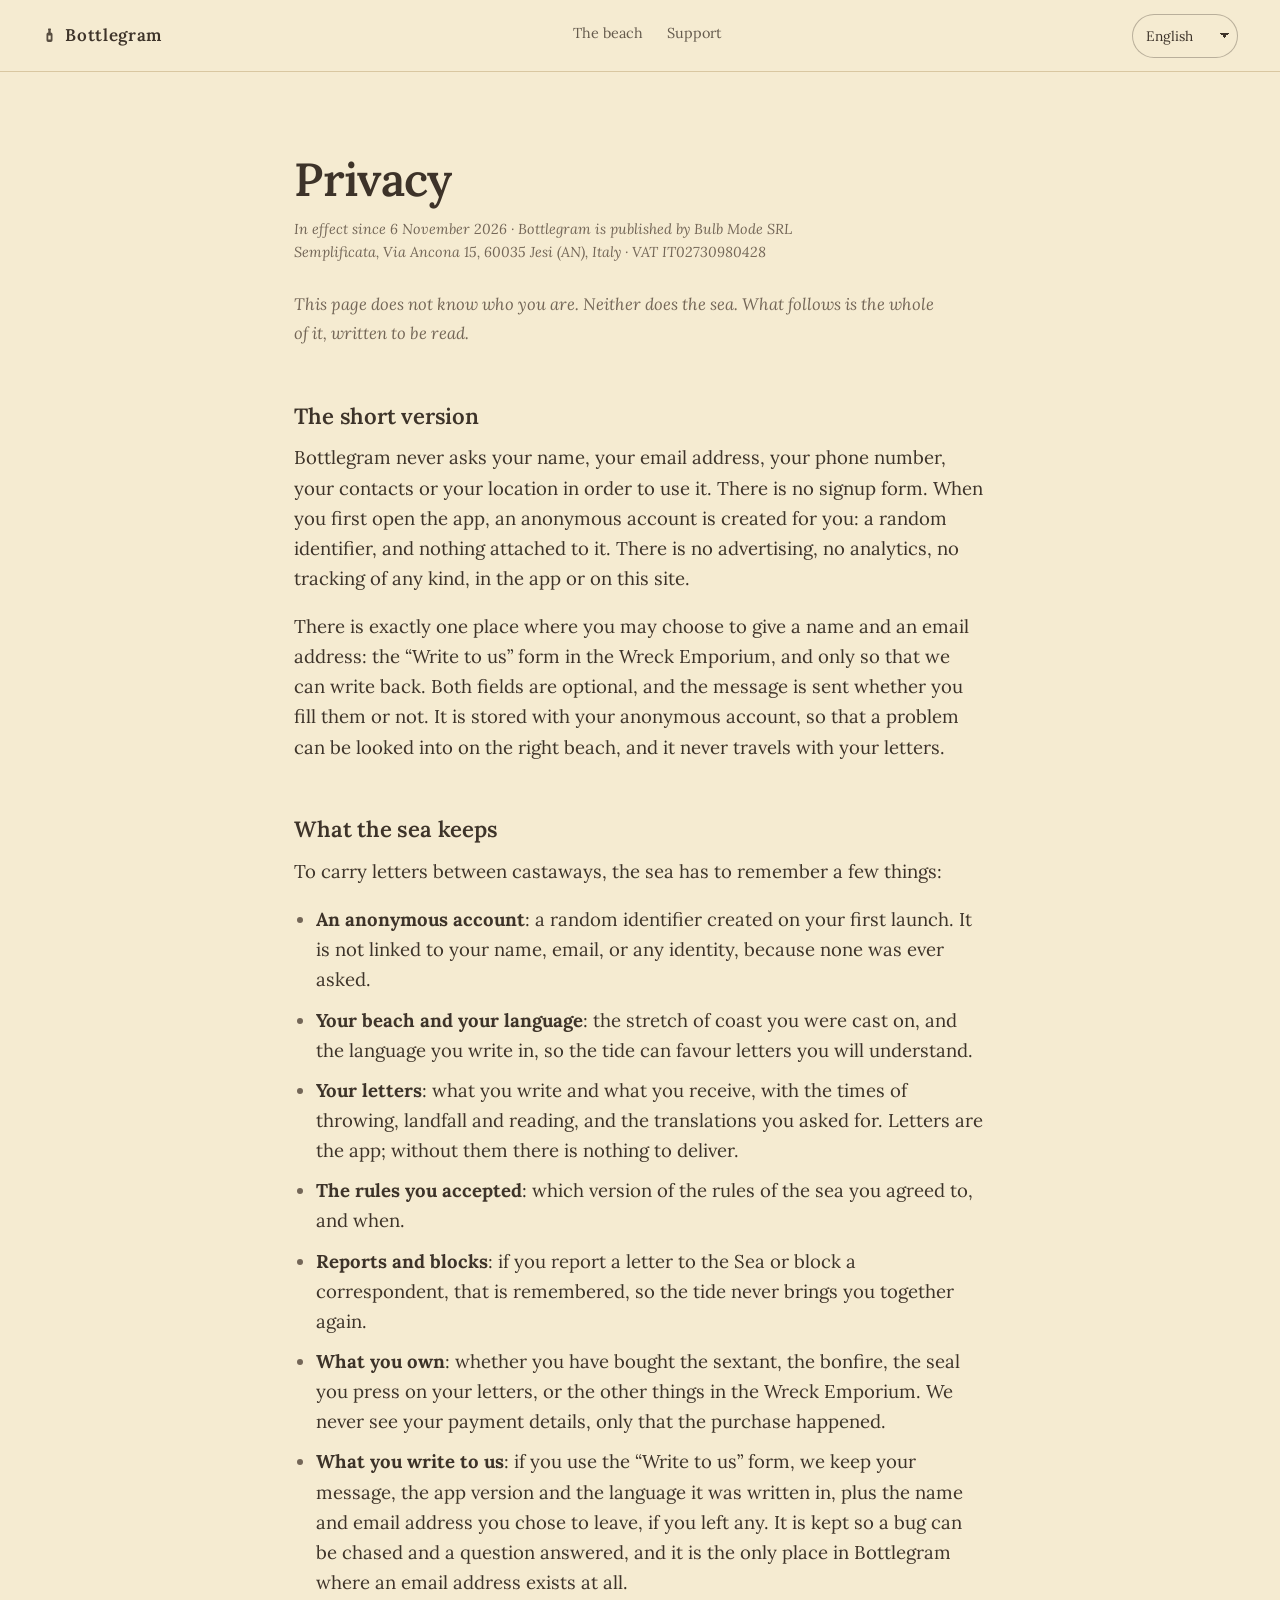
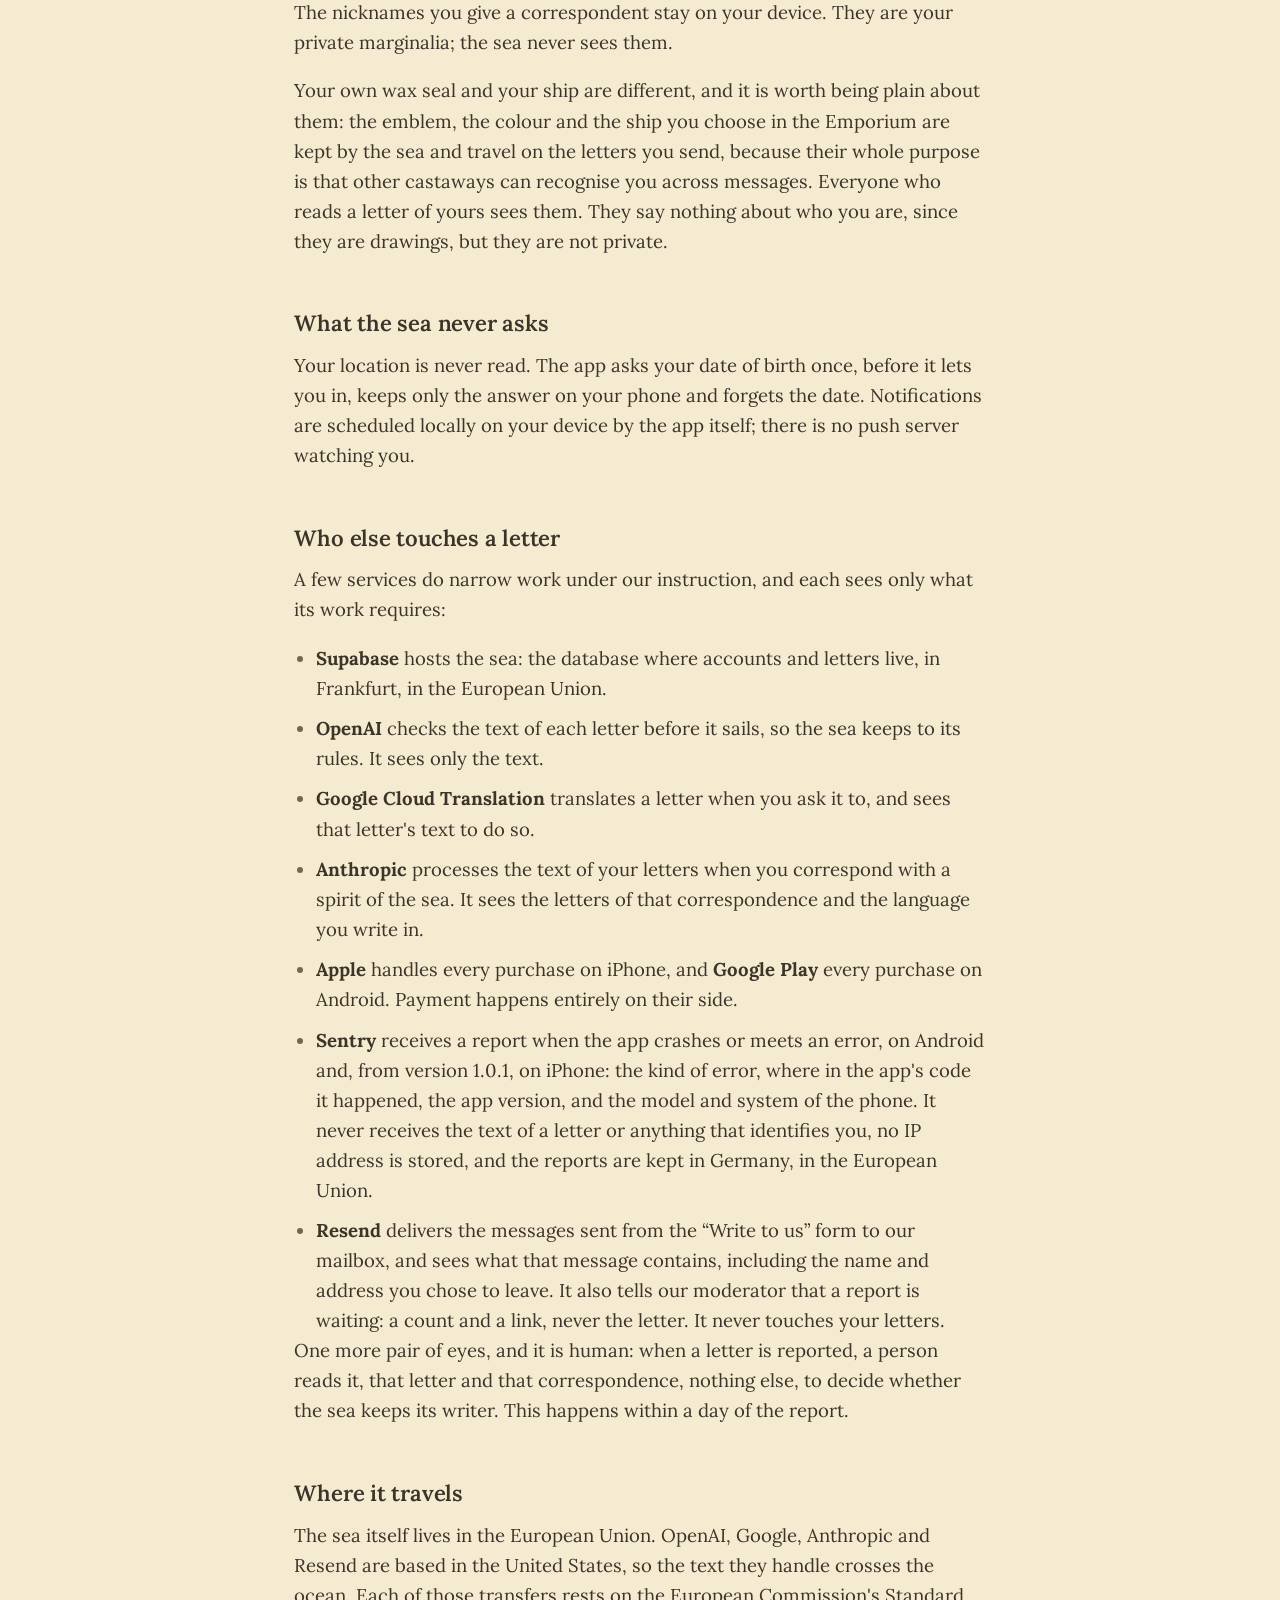
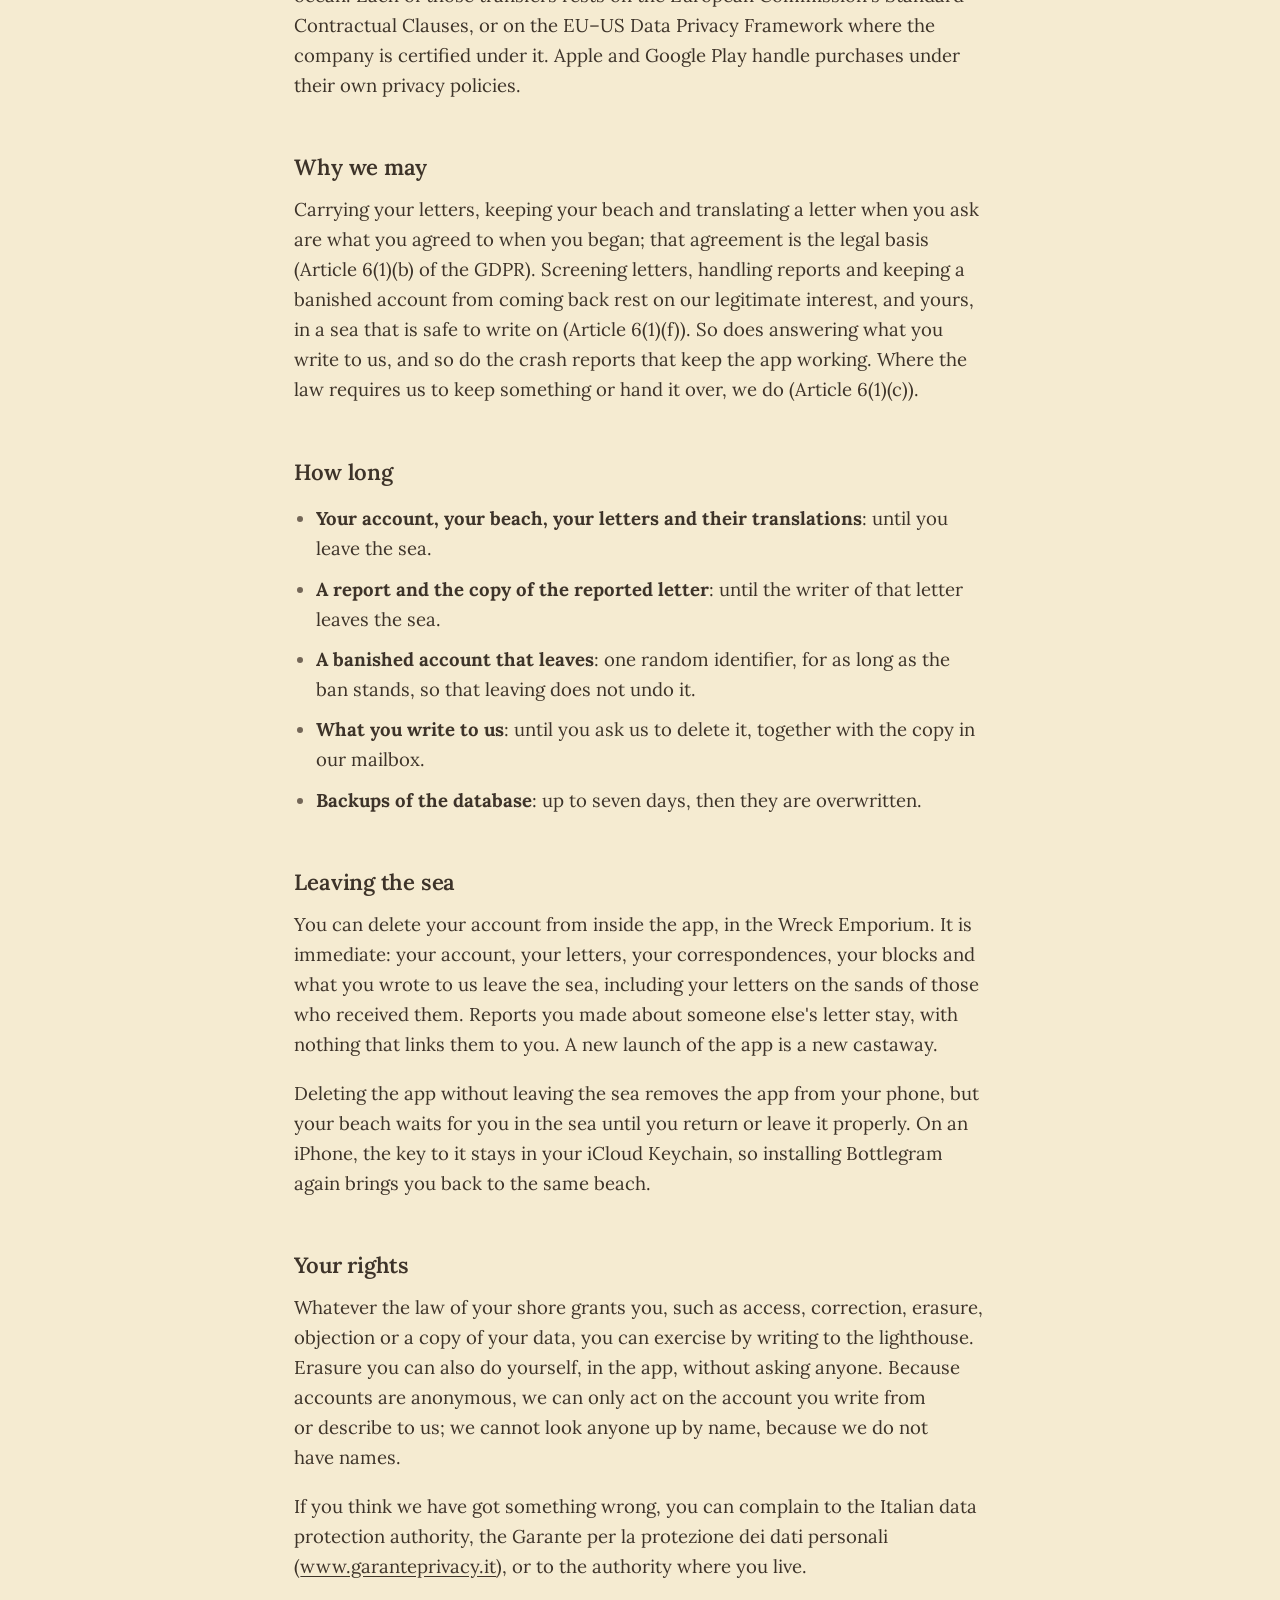
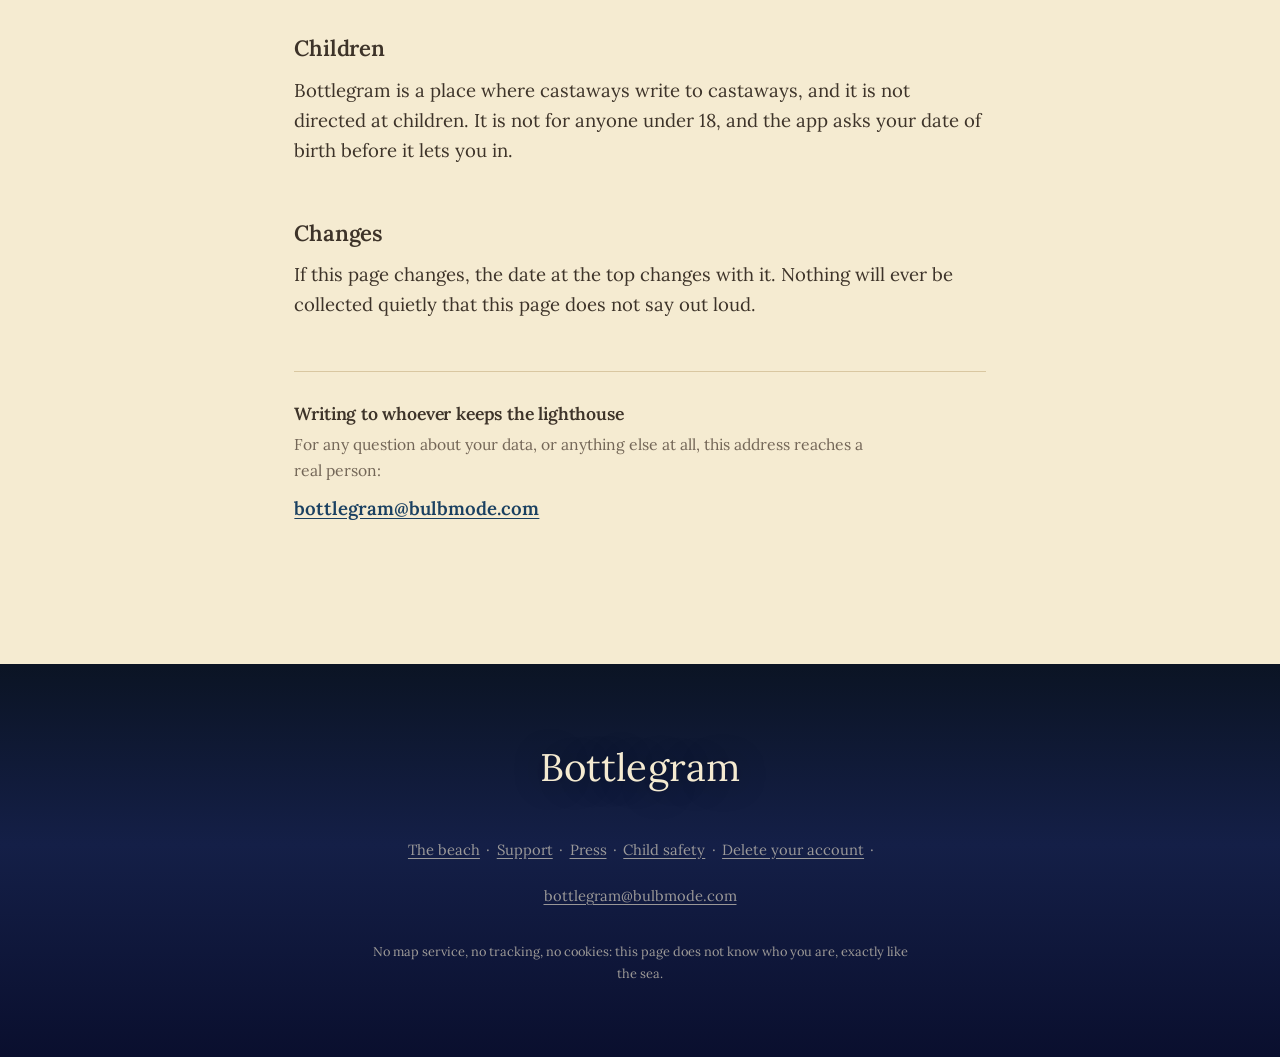
<file: privacy.html>
<!doctype html>
<html lang="en">
<head>
<meta charset="utf-8">
<meta name="viewport" content="width=device-width, initial-scale=1">
<title>Privacy — Bottlegram</title>
<meta name="description" content="Bottlegram never asks who you are. What little the sea keeps, who else touches a letter, and how to take it all back.">
<meta name="theme-color" content="#F5EBD1">
<link rel="icon" href="assets/icona.png" sizes="any">
<link rel="apple-touch-icon" href="assets/icona.png">
<link rel="stylesheet" href="styles.css">
</head>
<body>

<a class="salta" href="#contenuto">Skip to content</a>

<!-- `id="barra"` è l'aggancio del selettore delle sette lingue (`lingua.js`). -->
<header class="barra posata" id="barra">
  <a class="marchio" href="./" aria-label="Bottlegram">
    <svg class="marchio-glifo" viewBox="0 0 100 100" aria-hidden="true"><path d="M44 4L56 4A4 4 0 0 1 60 8L60 10A4 4 0 0 1 56 14L44 14A4 4 0 0 1 40 10L40 8A4 4 0 0 1 44 4ZM42 14L58 14L58 30L42 30ZM42 30L58 30A12 12 0 0 1 70 42L70 82A12 12 0 0 1 58 94L42 94A12 12 0 0 1 30 82L30 42A12 12 0 0 1 42 30ZM42 50L58 50L58 76L42 76Z" fill-rule="evenodd"/></svg>
    <span>Bottlegram</span>
  </a>
  <nav class="rotta" aria-label="Pages">
    <a href="./">The beach</a>
    <a href="support.html">Support</a>
  </nav>
</header>

<main id="contenuto">
<article class="prosa">
  <h1>Privacy</h1>
  <p class="data">In effect since 6 November 2026 · Bottlegram is published by Bulb Mode SRL Semplificata, Via Ancona 15, 60035 Jesi (AN), Italy · VAT IT02730980428</p>
  <p class="guida corsivo">This page does not know who you are. Neither does the sea. What follows is the whole of it, written to be read.</p>

  <h2>The short version</h2>
  <p>Bottlegram never asks your name, your email address, your phone number, your contacts or your location in order to use it. There is no signup form. When you first open the app, an anonymous account is created for you: a random identifier, and nothing attached to it. There is no advertising, no analytics, no tracking of any kind, in the app or on this site.</p>

  <p>There is exactly one place where you may choose to give a name and an email address: the “Write to us” form in the Wreck Emporium, and only so that we can write back. Both fields are optional, and the message is sent whether you fill them or not. It is stored with your anonymous account, so that a problem can be looked into on the right beach, and it never travels with your letters.</p>

  <h2>What the sea keeps</h2>
  <p>To carry letters between castaways, the sea has to remember a few things:</p>
  <ul>
    <li><strong>An anonymous account</strong>: a random identifier created on your first launch. It is not linked to your name, email, or any identity, because none was ever asked.</li>
    <li><strong>Your beach and your language</strong>: the stretch of coast you were cast on, and the language you write in, so the tide can favour letters you will understand.</li>
    <li><strong>Your letters</strong>: what you write and what you receive, with the times of throwing, landfall and reading, and the translations you asked for. Letters are the app; without them there is nothing to deliver.</li>
    <li><strong>The rules you accepted</strong>: which version of the rules of the sea you agreed to, and when.</li>
    <li><strong>Reports and blocks</strong>: if you report a letter to the Sea or block a correspondent, that is remembered, so the tide never brings you together again.</li>
    <li><strong>What you own</strong>: whether you have bought the sextant, the bonfire, the seal you press on your letters, or the other things in the Wreck Emporium. We never see your payment details, only that the purchase happened.</li>
    <li><strong>What you write to us</strong>: if you use the “Write to us” form, we keep your message, the app version and the language it was written in, plus the name and email address you chose to leave, if you left any. It is kept so a bug can be chased and a question answered, and it is the only place in Bottlegram where an email address exists at all.</li>
  </ul>
  <p>The nicknames you give a correspondent stay on your device. They are your private marginalia; the sea never sees them.</p>

  <p>Your own wax seal and your ship are different, and it is worth being plain about them: the emblem, the colour and the ship you choose in the Emporium are kept by the sea and travel on the letters you send, because their whole purpose is that other castaways can recognise you across messages. Everyone who reads a letter of yours sees them. They say nothing about who you are, since they are drawings, but they are not private.</p>

  <h2>What the sea never asks</h2>
  <p>Your location is never read. The app asks your date of birth once, before it lets you in, keeps only the answer on your phone and forgets the date. Notifications are scheduled locally on your device by the app itself; there is no push server watching you.</p>

  <h2>Who else touches a letter</h2>
  <p>A few services do narrow work under our instruction, and each sees only what its work requires:</p>
  <ul>
    <li><strong>Supabase</strong> hosts the sea: the database where accounts and letters live, in Frankfurt, in the European Union.</li>
    <li><strong>OpenAI</strong> checks the text of each letter before it sails, so the sea keeps to its rules. It sees only the text.</li>
    <li><strong>Google Cloud Translation</strong> translates a letter when you ask it to, and sees that letter's text to do so.</li>
    <li><strong>Anthropic</strong> processes the text of your letters when you correspond with a spirit of the sea. It sees the letters of that correspondence and the language you write in.</li>
    <li><strong>Apple</strong> handles every purchase on iPhone, and <strong>Google Play</strong> every purchase on Android. Payment happens entirely on their side.</li>
    <li><strong>Sentry</strong> receives a report when the app crashes or meets an error, on Android and, from version 1.0.1, on iPhone: the kind of error, where in the app's code it happened, the app version, and the model and system of the phone. It never receives the text of a letter or anything that identifies you, no IP address is stored, and the reports are kept in Germany, in the European Union.</li>
    <li><strong>Resend</strong> delivers the messages sent from the “Write to us” form to our mailbox, and sees what that message contains, including the name and address you chose to leave. It also tells our moderator that a report is waiting: a count and a link, never the letter. It never touches your letters.</li>
  </ul>
  <p>One more pair of eyes, and it is human: when a letter is reported, a person reads it, that letter and that correspondence, nothing else, to decide whether the sea keeps its writer. This happens within a day of the report.</p>

  <h2>Where it travels</h2>
  <p>The sea itself lives in the European Union. OpenAI, Google, Anthropic and Resend are based in the United States, so the text they handle crosses the ocean. Each of those transfers rests on the European Commission's Standard Contractual Clauses, or on the EU–US Data Privacy Framework where the company is certified under it. Apple and Google Play handle purchases under their own privacy policies.</p>

  <h2>Why we may</h2>
  <p>Carrying your letters, keeping your beach and translating a letter when you ask are what you agreed to when you began; that agreement is the legal basis (Article 6(1)(b) of the GDPR). Screening letters, handling reports and keeping a banished account from coming back rest on our legitimate interest, and yours, in a sea that is safe to write on (Article 6(1)(f)). So does answering what you write to us, and so do the crash reports that keep the app working. Where the law requires us to keep something or hand it over, we do (Article 6(1)(c)).</p>

  <h2>How long</h2>
  <ul>
    <li><strong>Your account, your beach, your letters and their translations</strong>: until you leave the sea.</li>
    <li><strong>A report and the copy of the reported letter</strong>: until the writer of that letter leaves the sea.</li>
    <li><strong>A banished account that leaves</strong>: one random identifier, for as long as the ban stands, so that leaving does not undo it.</li>
    <li><strong>What you write to us</strong>: until you ask us to delete it, together with the copy in our mailbox.</li>
    <li><strong>Backups of the database</strong>: up to seven days, then they are overwritten.</li>
  </ul>

  <h2>Leaving the sea</h2>
  <p>You can delete your account from inside the app, in the Wreck Emporium. It is immediate: your account, your letters, your correspondences, your blocks and what you wrote to us leave the sea, including your letters on the sands of those who received them. Reports you made about someone else's letter stay, with nothing that links them to you. A new launch of the app is a new castaway.</p>
  <p>Deleting the app without leaving the sea removes the app from your phone, but your beach waits for you in the sea until you return or leave it properly. On an iPhone, the key to it stays in your iCloud Keychain, so installing Bottlegram again brings you back to the same beach.</p>

  <h2>Your rights</h2>
  <p>Whatever the law of your shore grants you, such as access, correction, erasure, objection or a copy of your data, you can exercise by writing to the lighthouse. Erasure you can also do yourself, in the app, without asking anyone. Because accounts are anonymous, we can only act on the account you write from or describe to us; we cannot look anyone up by name, because we do not have names.</p>
  <p>If you think we have got something wrong, you can complain to the Italian data protection authority, the Garante per la protezione dei dati personali (<a href="https://www.garanteprivacy.it">www.garanteprivacy.it</a>), or to the authority where you live.</p>

  <h2>Children</h2>
  <p>Bottlegram is a place where castaways write to castaways, and it is not directed at children. It is not for anyone under 18, and the app asks your date of birth before it lets you in.</p>

  <h2>Changes</h2>
  <p>If this page changes, the date at the top changes with it. Nothing will ever be collected quietly that this page does not say out loud.</p>

  <div class="recapito">
    <h2>Writing to whoever keeps the lighthouse</h2>
    <p>For any question about your data, or anything else at all, this address reaches a real person:</p>
    <a class="indirizzo" href="mailto:bottlegram@bulbmode.com">bottlegram@bulbmode.com</a>
  </div>
</article>
</main>

<footer class="pie notte pie-prosa">
  <div class="dentro pie-dentro">
    <p class="marchione piccolo">Bottlegram</p>
    <p class="crediti">
      <a href="./">The beach</a> · <a href="support.html">Support</a> · <a href="press.html">Press</a> · <a href="child-safety.html">Child safety</a> · <a href="delete-account.html">Delete your account</a> · <a href="mailto:bottlegram@bulbmode.com">bottlegram@bulbmode.com</a>
    </p>
    <p class="crediti minute">No map service, no tracking, no cookies: this page does not know who you are, exactly like the sea.</p>
  </div>
</footer>

<!-- Le sette lingue, come sulla spiaggia e sulla press. -->
<script src="lingue.js?v=14"></script>
<script src="lingua.js?v=14"></script>
</body>
</html>
</file>
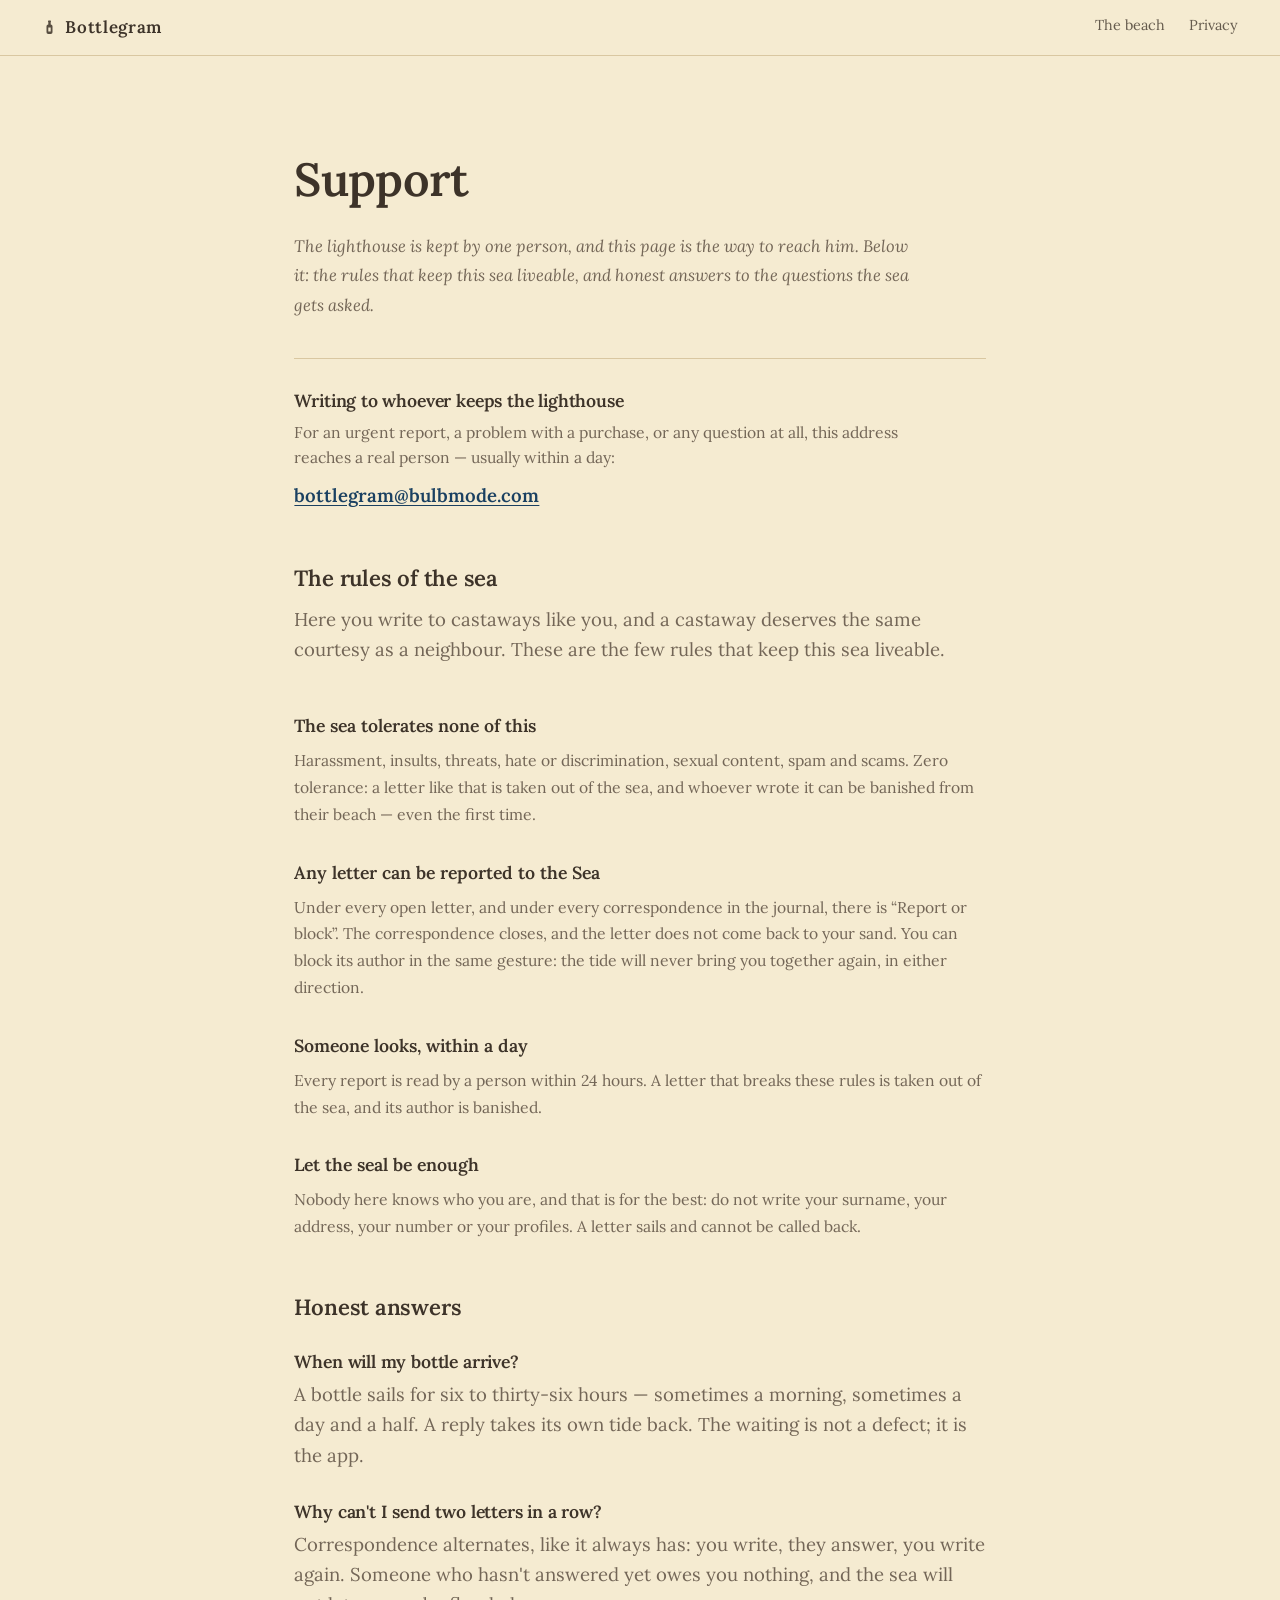
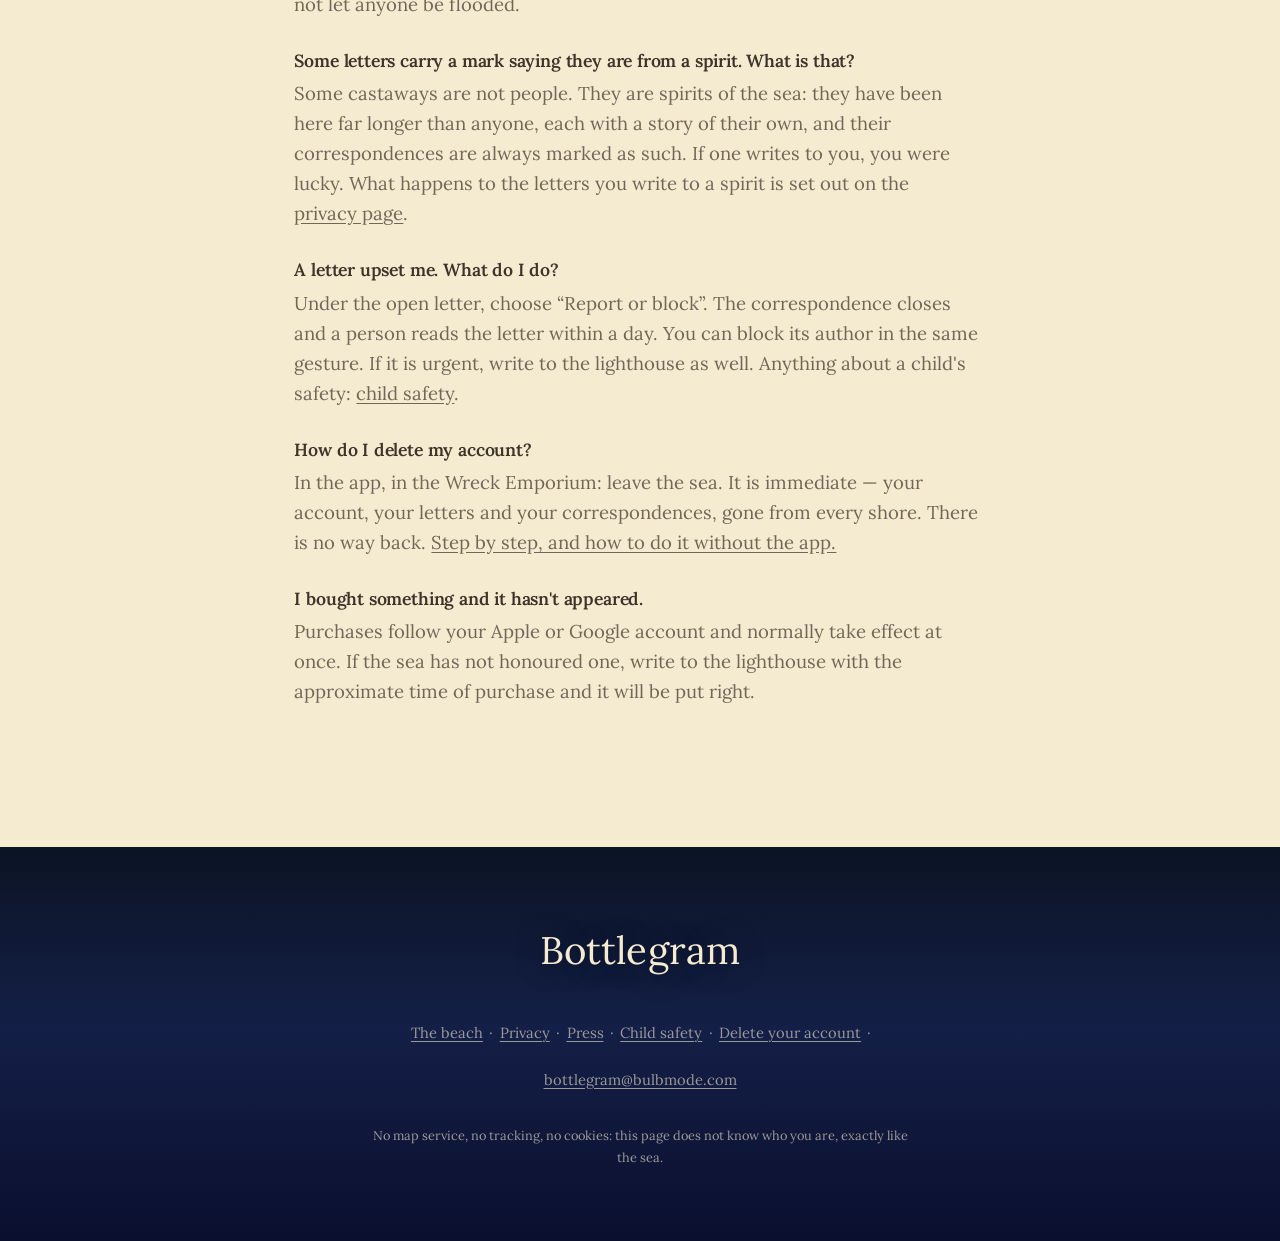
<file: support.html>
<!doctype html>
<html lang="en">
<head>
<meta charset="utf-8">
<meta name="viewport" content="width=device-width, initial-scale=1">
<title>Support — Bottlegram</title>
<meta name="description" content="The rules of the sea, a few honest answers, and the address of whoever keeps the lighthouse.">
<meta name="theme-color" content="#F5EBD1">
<link rel="icon" href="assets/icona.png" sizes="any">
<link rel="apple-touch-icon" href="assets/icona.png">
<link rel="stylesheet" href="styles.css">
</head>
<body>

<a class="salta" href="#contenuto">Skip to content</a>

<header class="barra posata">
  <a class="marchio" href="./" aria-label="Bottlegram">
    <svg class="marchio-glifo" viewBox="0 0 100 100" aria-hidden="true"><path d="M44 4L56 4A4 4 0 0 1 60 8L60 10A4 4 0 0 1 56 14L44 14A4 4 0 0 1 40 10L40 8A4 4 0 0 1 44 4ZM42 14L58 14L58 30L42 30ZM42 30L58 30A12 12 0 0 1 70 42L70 82A12 12 0 0 1 58 94L42 94A12 12 0 0 1 30 82L30 42A12 12 0 0 1 42 30ZM42 50L58 50L58 76L42 76Z" fill-rule="evenodd"/></svg>
    <span>Bottlegram</span>
  </a>
  <nav class="rotta" aria-label="Pages">
    <a href="./">The beach</a>
    <a href="privacy.html">Privacy</a>
  </nav>
</header>

<main id="contenuto">
<article class="prosa">
  <h1>Support</h1>
  <p class="guida corsivo">The lighthouse is kept by one person, and this page is the way to reach him. Below it: the rules that keep this sea liveable, and honest answers to the questions the sea gets asked.</p>

  <div class="recapito primo">
    <h2>Writing to whoever keeps the lighthouse</h2>
    <p>For an urgent report, a problem with a purchase, or any question at all, this address reaches a real person — usually within a day:</p>
    <a class="indirizzo" href="mailto:bottlegram@bulbmode.com">bottlegram@bulbmode.com</a>
  </div>

  <h2 id="rules">The rules of the sea</h2>
  <p class="lieve corsivo">Here you write to castaways like you, and a castaway deserves the same courtesy as a neighbour. These are the few rules that keep this sea liveable.</p>

  <dl class="regolario">
    <div>
      <dt>The sea tolerates none of this</dt>
      <dd>Harassment, insults, threats, hate or discrimination, sexual content, spam and scams. Zero tolerance: a letter like that is taken out of the sea, and whoever wrote it can be banished from their beach — even the first time.</dd>
    </div>
    <div>
      <dt>Any letter can be reported to the Sea</dt>
      <dd>Under every open letter, and under every correspondence in the journal, there is “Report or block”. The correspondence closes, and the letter does not come back to your sand. You can block its author in the same gesture: the tide will never bring you together again, in either direction.</dd>
    </div>
    <div>
      <dt>Someone looks, within a day</dt>
      <dd>Every report is read by a person within 24 hours. A letter that breaks these rules is taken out of the sea, and its author is banished.</dd>
    </div>
    <div>
      <dt>Let the seal be enough</dt>
      <dd>Nobody here knows who you are, and that is for the best: do not write your surname, your address, your number or your profiles. A letter sails and cannot be called back.</dd>
    </div>
  </dl>

  <h2>Honest answers</h2>

  <h3>When will my bottle arrive?</h3>
  <p class="lieve">A bottle sails for six to thirty-six hours — sometimes a morning, sometimes a day and a half. A reply takes its own tide back. The waiting is not a defect; it is the app.</p>

  <h3>Why can't I send two letters in a row?</h3>
  <p class="lieve">Correspondence alternates, like it always has: you write, they answer, you write again. Someone who hasn't answered yet owes you nothing, and the sea will not let anyone be flooded.</p>

  <h3>Some letters carry a mark saying they are from a spirit. What is that?</h3>
  <p class="lieve">Some castaways are not people. They are spirits of the sea: they have been here far longer than anyone, each with a story of their own, and their correspondences are always marked as such. If one writes to you, you were lucky. What happens to the letters you write to a spirit is set out on the <a href="privacy.html">privacy page</a>.</p>

  <h3>A letter upset me. What do I do?</h3>
  <p class="lieve">Under the open letter, choose “Report or block”. The correspondence closes and a person reads the letter within a day. You can block its author in the same gesture. If it is urgent, write to the lighthouse as well. Anything about a child's safety: <a href="child-safety.html">child safety</a>.</p>

  <h3>How do I delete my account?</h3>
  <p class="lieve">In the app, in the Wreck Emporium: leave the sea. It is immediate — your account, your letters and your correspondences, gone from every shore. There is no way back. <a href="delete-account.html">Step by step, and how to do it without the app.</a></p>

  <h3>I bought something and it hasn't appeared.</h3>
  <p class="lieve">Purchases follow your Apple or Google account and normally take effect at once. If the sea has not honoured one, write to the lighthouse with the approximate time of purchase and it will be put right.</p>

</article>
</main>

<footer class="pie notte pie-prosa">
  <div class="dentro pie-dentro">
    <p class="marchione piccolo">Bottlegram</p>
    <p class="crediti">
      <a href="./">The beach</a> · <a href="privacy.html">Privacy</a> · <a href="press.html">Press</a> · <a href="child-safety.html">Child safety</a> · <a href="delete-account.html">Delete your account</a> · <a href="mailto:bottlegram@bulbmode.com">bottlegram@bulbmode.com</a>
    </p>
    <p class="crediti minute">No map service, no tracking, no cookies: this page does not know who you are, exactly like the sea.</p>
  </div>
</footer>

</body>
</html>
</file>
<file: styles.css>
/* ─────────────────────────────────────────────────────────────────────────
   Bottlegram — la pagina.

   I colori non sono scelti qui: vengono da Bottlegram/Support/Theme.swift e
   dalla carta nautica di VoyageMapView. Chi cambia il tema dell'app cambia
   anche questa pagina, e i due valori devono restare uguali.
   ───────────────────────────────────────────────────────────────────────── */

/* CHI NON HA IOWAN (Android, Linux) legge Lora, e la voce del mare in Gelasio:
   sono i caratteri dell'app Android (android/…/support/Testo.kt), scelti
   misurando i pixel sull'app iOS e approvati da Francesco il 05/11/2026. Licenza
   OFL, accanto ai file in assets/caratteri. Ridotti al latino: il giapponese
   resta al carattere di sistema. Il browser scarica un carattere solo se ne ha
   bisogno, e `unicode-range` gli dice che qui c'è solo il latino: senza, il
   «日本語» del selettore delle lingue, che Iowan non ha, li faceva scaricare
   anche su Mac per controllare. Così su iPhone, Mac e Windows non partono. */
@font-face { font-family: "Lora"; src: url("assets/caratteri/lora.woff2") format("woff2");
             font-weight: 400 700; font-style: normal; font-display: swap;
             unicode-range: U+0000-017F, U+02BB-02BC, U+02C6, U+02DA, U+02DC, U+2000-206F, U+2074, U+20AC, U+2122, U+2190-2193, U+2212, U+2215; }
@font-face { font-family: "Lora"; src: url("assets/caratteri/lora-italic.woff2") format("woff2");
             font-weight: 400 700; font-style: italic; font-display: swap;
             unicode-range: U+0000-017F, U+02BB-02BC, U+02C6, U+02DA, U+02DC, U+2000-206F, U+2074, U+20AC, U+2122, U+2190-2193, U+2212, U+2215; }
@font-face { font-family: "Gelasio"; src: url("assets/caratteri/gelasio-italic.woff2") format("woff2");
             font-weight: 400 700; font-style: italic; font-display: swap;
             unicode-range: U+0000-017F, U+02BB-02BC, U+02C6, U+02DA, U+02DC, U+2000-206F, U+2074, U+20AC, U+2122, U+2190-2193, U+2212, U+2215; }

:root {
  /* Carta e inchiostro — Theme.paper / paperEdge / ink / inkFaded */
  --carta:          #F5EBD1;
  --carta-bordo:    #D9C7A1;
  --carta-fonda:    #F0E7D6;
  --inchiostro:     #3D3329;
  --inchiostro-lieve:#736657;
  --spirito:        #007754;   /* Theme.spirit */
  --ceralacca:      #6B2924;
  --blu-profondo:   #1A4061;

  /* Mediterraneo, notte — Theme.palette(.mediterranean, .night) */
  --cielo-alto:     #0A0F2E;
  --cielo-medio:    #141F47;
  --cielo-orizzonte:#24335C;
  --mare-lontano:   #08122E;
  --mare-medio:     #0F1F42;
  --mare-vicino:    #1F3357;
  --luna:           #F2F2E0;

  /* Pergamena — VoyageMapView */
  --pergamena:      #F2E3BD;
  --ink-bruno:      #734A24;
  --ink-blu:        #294F6E;

  /* Iowan Old Style c'è su ogni iPhone e su ogni Mac: chi legge da lì vede
     esattamente il carattere dell'app. Su Windows Palatino è il parente più
     stretto — stessa origine veneziana, stesso passo. Su Android Lora, come
     nell'app Android (vedi @font-face qui sopra). */
  --serif: "Iowan Old Style", "Palatino Linotype", Palatino, "Book Antiqua", "Lora", Georgia, serif;
  --mare-serif: Georgia, "Gelasio", "Times New Roman", serif;

  --colonna: 1140px;
  --respiro: clamp(4.5rem, 11vw, 9rem);
}

*, *::before, *::after { box-sizing: border-box; }

/* Il fondo della TELA, che non è il fondo del body. iOS Safari dipinge con
   questo la striscia dietro l'orologio e quella che si scopre tirando la
   pagina oltre il fondo: lasciandolo al body veniva carta, e sopra il mare
   notturno del titolo si vedeva una fascia crema attaccata al bordo alto.
   Il body resta carta — è lui che dipinge le sezioni di carta. */
html { background: var(--cielo-alto); scroll-behavior: smooth; -webkit-text-size-adjust: 100%; }

body {
  margin: 0;
  font-family: var(--serif);
  font-size: clamp(1.02rem, 0.96rem + 0.3vw, 1.16rem);
  line-height: 1.62;
  color: var(--inchiostro);
  background: var(--carta);
  text-rendering: optimizeLegibility;
}

h1, h2, h3 { line-height: 1.18; margin: 0; font-weight: 600; letter-spacing: -0.01em; }
p { margin: 0; }
a { color: inherit; }

.salta {
  position: absolute; left: -9999px; top: 0; z-index: 100;
  background: var(--carta); color: var(--inchiostro);
  padding: 0.8rem 1.2rem; border-radius: 999px;
}
.salta:focus { left: 1rem; top: 1rem; }

:focus-visible { outline: 2px solid currentColor; outline-offset: 3px; border-radius: 4px; }

/* ── La barra ──────────────────────────────────────────────────────────── */

.barra {
  position: fixed; inset: 0 0 auto 0; z-index: 50;
  display: flex; align-items: center; gap: 1.5rem;
  padding: 0.85rem clamp(1rem, 4vw, 2.6rem);
  color: var(--carta);
  transition: background-color .5s ease, color .5s ease, border-color .5s ease;
  border-bottom: 1px solid transparent;
}
.barra.posata {
  /* NIENTE `backdrop-filter`, ed è la correzione di uno scatto vero. Una barra
     fissa che sfoca quello che ha dietro obbliga il browser a rifare la sfocatura
     a OGNI fotogramma di scorrimento, su tutta la larghezza dello schermo: su un
     telefono si sente, e si sentiva esattamente qui — sulle sezioni di carta,
     dove la barra è posata. Sotto un velo opaco al 96% quella sfocatura non si
     vedeva comunque: costava tutto e non si vedeva niente. */
  /* OPACA, non «quasi». Un velo semitrasparente fisso sopra il contenuto che
     scorre va fuso con quello che ha sotto a ogni fotogramma, su tutta la
     larghezza. Al 96% la differenza non si vedeva: si sentiva soltanto. */
  background: var(--carta);
  color: var(--inchiostro);
  border-bottom-color: var(--carta-bordo);
}

.marchio {
  display: inline-flex; align-items: center; gap: 0.55rem;
  text-decoration: none; font-size: 1.06rem; letter-spacing: 0.04em;
  font-weight: 600; margin-right: auto;
}
.marchio-glifo { width: 15px; height: 15px; fill: currentColor; opacity: 0.85; }

.rotta { display: flex; gap: 1.5rem; font-size: 0.9rem; }
.rotta a {
  text-decoration: none; opacity: 0.78;
  border-bottom: 1px solid transparent; padding-bottom: 2px;
  transition: opacity .25s, border-color .25s;
}
.rotta a:hover { opacity: 1; border-bottom-color: currentColor; }


@media (max-width: 780px) { .rotta { display: none; } }

/* ── Notte ─────────────────────────────────────────────────────────────── */

.notte { position: relative; color: var(--carta); background: var(--cielo-alto); }

.eroe {
  min-height: 100svh;
  display: flex; flex-direction: column; justify-content: center; align-items: center;
  padding: 7rem 1.4rem 0;
  background: linear-gradient(to bottom, var(--cielo-alto) 0%, var(--cielo-medio) 58%, var(--cielo-orizzonte) 100%);
  overflow: hidden;
  isolation: isolate;
}

/* Le stelle sono puntini di sfondo, non cerchi in un SVG: un SVG stirato su
   uno schermo stretto e alto le allungherebbe in trattini. In percentuale
   restano al loro posto, e in pixel restano tonde. Due mani con due respiri
   diversi: il cielo pulsa senza che si veda una stella accendersi. */
.stelle {
  position: absolute; inset: 0 0 26% 0; z-index: 0; pointer-events: none;
  background-repeat: no-repeat;
  /* Cinquantadue sfumature radiali su tutto lo schermo, e per giunta con
     l'opacità che respira: senza uno strato suo il browser le ridisegna tutte
     mentre scorri. Promosse, si disegnano una volta e poi si limitano a
     schiarire e scurire. */
  transform: translateZ(0);
  will-change: opacity;
}
.prima {
background-image:
    radial-gradient(1.1px 1.1px at 23.8% 52.2%, rgba(255,255,255,0.95) 60%, rgba(255,255,255,0) 100%),
    radial-gradient(1.6px 1.6px at 47.4% 55.8%, rgba(255,255,255,0.46) 60%, rgba(255,255,255,0) 100%),
    radial-gradient(1.0px 1.0px at 83.7% 24.9%, rgba(255,255,255,0.56) 60%, rgba(255,255,255,0) 100%),
    radial-gradient(1.6px 1.6px at 71.7% 51.9%, rgba(255,255,255,0.71) 60%, rgba(255,255,255,0) 100%),
    radial-gradient(1.0px 1.0px at 63.9% 14.5%, rgba(255,255,255,0.93) 60%, rgba(255,255,255,0) 100%),
    radial-gradient(0.9px 0.9px at 52.3% 71.2%, rgba(255,255,255,0.54) 60%, rgba(255,255,255,0) 100%),
    radial-gradient(0.9px 0.9px at 95.7% 4.1%, rgba(255,255,255,0.9) 60%, rgba(255,255,255,0) 100%),
    radial-gradient(1.3px 1.3px at 26.9% 57.1%, rgba(255,255,255,0.84) 60%, rgba(255,255,255,0) 100%),
    radial-gradient(1.6px 1.6px at 92.1% 37.9%, rgba(255,255,255,0.69) 60%, rgba(255,255,255,0) 100%),
    radial-gradient(0.9px 0.9px at 93.6% 84.4%, rgba(255,255,255,0.47) 60%, rgba(255,255,255,0) 100%),
    radial-gradient(1.3px 1.3px at 49.5% 24.8%, rgba(255,255,255,0.88) 60%, rgba(255,255,255,0) 100%),
    radial-gradient(1.3px 1.3px at 85.5% 40.4%, rgba(255,255,255,0.77) 60%, rgba(255,255,255,0) 100%),
    radial-gradient(1.0px 1.0px at 53.4% 39.1%, rgba(255,255,255,0.95) 60%, rgba(255,255,255,0) 100%),
    radial-gradient(1.1px 1.1px at 68.2% 89.2%, rgba(255,255,255,1.0) 60%, rgba(255,255,255,0) 100%),
    radial-gradient(1.1px 1.1px at 67.1% 15.7%, rgba(255,255,255,0.98) 60%, rgba(255,255,255,0) 100%),
    radial-gradient(1.0px 1.0px at 90.5% 54.6%, rgba(255,255,255,0.8) 60%, rgba(255,255,255,0) 100%),
    radial-gradient(0.9px 0.9px at 98.8% 25.6%, rgba(255,255,255,0.48) 60%, rgba(255,255,255,0) 100%),
    radial-gradient(0.9px 0.9px at 85.4% 95.0%, rgba(255,255,255,0.64) 60%, rgba(255,255,255,0) 100%),
    radial-gradient(0.9px 0.9px at 6.7% 86.1%, rgba(255,255,255,0.61) 60%, rgba(255,255,255,0) 100%),
    radial-gradient(0.9px 0.9px at 76.9% 83.8%, rgba(255,255,255,0.78) 60%, rgba(255,255,255,0) 100%),
    radial-gradient(1.6px 1.6px at 76.2% 36.3%, rgba(255,255,255,0.63) 60%, rgba(255,255,255,0) 100%),
    radial-gradient(1.6px 1.6px at 88.1% 94.1%, rgba(255,255,255,0.58) 60%, rgba(255,255,255,0) 100%),
    radial-gradient(0.9px 0.9px at 3.6% 0.7%, rgba(255,255,255,0.78) 60%, rgba(255,255,255,0) 100%),
    radial-gradient(1.3px 1.3px at 3.1% 18.9%, rgba(255,255,255,0.61) 60%, rgba(255,255,255,0) 100%),
    radial-gradient(1.1px 1.1px at 26.3% 66.2%, rgba(255,255,255,0.62) 60%, rgba(255,255,255,0) 100%),
    radial-gradient(1.3px 1.3px at 95.9% 86.1%, rgba(255,255,255,0.66) 60%, rgba(255,255,255,0) 100%);
  animation: brilla 7s ease-in-out infinite;
}
.seconda {
background-image:
    radial-gradient(1.0px 1.0px at 22.7% 92.4%, rgba(255,255,255,0.56) 60%, rgba(255,255,255,0) 100%),
    radial-gradient(1.6px 1.6px at 4.4% 13.1%, rgba(255,255,255,0.57) 60%, rgba(255,255,255,0) 100%),
    radial-gradient(1.3px 1.3px at 64.2% 44.1%, rgba(255,255,255,0.66) 60%, rgba(255,255,255,0) 100%),
    radial-gradient(1.3px 1.3px at 57.3% 86.1%, rgba(255,255,255,0.5) 60%, rgba(255,255,255,0) 100%),
    radial-gradient(1.1px 1.1px at 23.4% 1.9%, rgba(255,255,255,0.74) 60%, rgba(255,255,255,0) 100%),
    radial-gradient(0.9px 0.9px at 47.4% 87.5%, rgba(255,255,255,0.81) 60%, rgba(255,255,255,0) 100%),
    radial-gradient(1.3px 1.3px at 9.7% 78.2%, rgba(255,255,255,0.79) 60%, rgba(255,255,255,0) 100%),
    radial-gradient(1.1px 1.1px at 37.7% 63.4%, rgba(255,255,255,0.58) 60%, rgba(255,255,255,0) 100%),
    radial-gradient(1.6px 1.6px at 8.6% 86.7%, rgba(255,255,255,0.95) 60%, rgba(255,255,255,0) 100%),
    radial-gradient(0.9px 0.9px at 58.2% 13.6%, rgba(255,255,255,0.75) 60%, rgba(255,255,255,0) 100%),
    radial-gradient(1.0px 1.0px at 3.7% 67.4%, rgba(255,255,255,0.97) 60%, rgba(255,255,255,0) 100%),
    radial-gradient(1.3px 1.3px at 57.9% 70.0%, rgba(255,255,255,0.61) 60%, rgba(255,255,255,0) 100%),
    radial-gradient(1.0px 1.0px at 35.7% 84.3%, rgba(255,255,255,0.54) 60%, rgba(255,255,255,0) 100%),
    radial-gradient(1.1px 1.1px at 60.1% 51.1%, rgba(255,255,255,0.84) 60%, rgba(255,255,255,0) 100%),
    radial-gradient(1.6px 1.6px at 95.0% 81.0%, rgba(255,255,255,0.79) 60%, rgba(255,255,255,0) 100%),
    radial-gradient(1.1px 1.1px at 30.9% 34.2%, rgba(255,255,255,0.73) 60%, rgba(255,255,255,0) 100%),
    radial-gradient(1.6px 1.6px at 7.1% 86.7%, rgba(255,255,255,0.95) 60%, rgba(255,255,255,0) 100%),
    radial-gradient(0.9px 0.9px at 54.5% 33.0%, rgba(255,255,255,0.61) 60%, rgba(255,255,255,0) 100%),
    radial-gradient(1.1px 1.1px at 22.0% 3.2%, rgba(255,255,255,0.66) 60%, rgba(255,255,255,0) 100%),
    radial-gradient(1.0px 1.0px at 83.4% 85.6%, rgba(255,255,255,0.81) 60%, rgba(255,255,255,0) 100%),
    radial-gradient(0.9px 0.9px at 11.6% 89.5%, rgba(255,255,255,0.56) 60%, rgba(255,255,255,0) 100%),
    radial-gradient(0.9px 0.9px at 76.6% 28.8%, rgba(255,255,255,0.89) 60%, rgba(255,255,255,0) 100%),
    radial-gradient(1.6px 1.6px at 38.0% 80.3%, rgba(255,255,255,0.69) 60%, rgba(255,255,255,0) 100%),
    radial-gradient(1.3px 1.3px at 23.2% 39.4%, rgba(255,255,255,0.67) 60%, rgba(255,255,255,0) 100%);
  animation: brilla 11s ease-in-out -4s infinite;
}
@keyframes brilla { 0%, 100% { opacity: 1; } 50% { opacity: 0.45; } }

/* La luna sta fuori dall'SVG del cielo: quello è stirato sulla larghezza —
   va bene per le stelle, che restano punti, non per un disco, che diventerebbe
   un uovo. */
.luna {
  position: absolute; z-index: 1;
  top: clamp(4.5rem, 13vh, 9rem); right: clamp(2rem, 13vw, 12rem);
  width: clamp(48px, 5vw, 72px); aspect-ratio: 1; border-radius: 50%;
  background: var(--luna);
  box-shadow: 0 0 70px 30px rgba(242, 242, 224, .09), 0 0 160px 70px rgba(242, 242, 224, .05);
}
/* Due crateri, uno grande e uno piccolo: bastano quelli perché una palla
   bianca diventi la luna. */
.luna::before, .luna::after {
  content: ""; position: absolute; border-radius: 50%;
  background: rgba(120, 118, 96, .16);
}
.luna::before { width: 30%; height: 30%; left: 20%; top: 26%; }
.luna::after  { width: 17%; height: 17%; left: 56%; top: 55%;
                background: rgba(120, 118, 96, .13); }

.eroe-testo {
  position: relative; z-index: 3;
  max-width: 40rem; text-align: center;
  margin-bottom: clamp(2rem, 14vh, 9rem);
}

.occhiello {
  font-size: 0.76rem; letter-spacing: 0.22em; text-transform: uppercase;
  opacity: 0.6; margin-bottom: 1.5rem;
}

/* ── L'app dentro la notte ─────────────────────────────────────────────
   Il titolo a sinistra, un telefono acceso a destra. La scocca e quella delle
   vetrine (.telefono/.scocca/.schermo), rimpicciolita: non c'e un secondo
   telefono da mantenere. */
.eroe-scena {
  position: relative; z-index: 3;
  display: grid; grid-template-columns: minmax(0, 34rem) auto;
  gap: clamp(2rem, 5vw, 4.5rem);
  align-items: center;
  margin-bottom: clamp(1.5rem, 8vh, 5rem);
}
.eroe-scena .eroe-testo { margin-bottom: 0; max-width: none; text-align: left; }
.eroe-scena .eroe-corpo { margin: 0; }
.eroe-scena .azioni { align-items: flex-start; }

.eroe-app { display: flex; justify-content: center; }
/* Il raggio e quello vero dello schermo del telefono (55 pt su 402 di
   larghezza, cioe il 13,7%): in pixel, perche in percentuale il browser lo
   calcola due volte, sulla larghezza e sull'altezza, e viene un'ellisse. */
.schermata-nuda {
  width: min(272px, 58vw); height: auto; display: block;
  border-radius: 37px;
  box-shadow: 0 34px 70px rgba(0,0,0,.5), 0 0 0 1px rgba(255,255,255,.07);
}

/* Le tre garanzie, sotto il bollo — staccate da lui quasi quanto lui e
   staccato dal testo, se no sembrano appese al pulsante. */
.garanzie {
  font-size: 0.72rem; letter-spacing: 0.16em; text-transform: uppercase;
  opacity: 0.6; margin-top: 0.9rem;
}

@media (max-width: 900px) {
  .eroe-scena { grid-template-columns: 1fr; justify-items: center; gap: 2.2rem; }
  .eroe-scena .eroe-testo { text-align: center; max-width: 40rem; }
  .eroe-scena .eroe-corpo { margin: 0 auto; }
  .eroe-scena .azioni { align-items: center; }
  .schermata-nuda { width: min(300px, 78vw); border-radius: 41px; }
  /* La luna si alza: da quando il titolo parte dall'alto invece che dal mezzo,
     alla sua quota di prima ci passa sopra l'occhiello. */
  .luna { top: 3.6rem; right: 1.2rem; }
}

.marchione {
  font-size: clamp(3.2rem, 11vw, 6.2rem);
  font-weight: 400; letter-spacing: 0.005em;
  margin-bottom: 1.1rem;
  text-shadow: 0 2px 30px rgba(0,0,0,.45);
}
.marchione.piccolo { font-size: clamp(1.8rem, 6vw, 2.4rem); margin-bottom: 0.5rem; }

/* La voce del mare — Georgia corsivo, come nel prologo dell'app. */
.voce-mare {
  font-family: var(--mare-serif); font-style: italic;
  font-size: clamp(1.16rem, 2.5vw, 1.5rem);
  opacity: 0.92; margin-bottom: 1.6rem;
}
.voce-mare.piccola { font-size: 1.05rem; opacity: 0.7; }

.eroe-corpo {
  max-width: 32rem; margin: 0 auto;
  opacity: 0.72; font-size: 1rem; line-height: 1.72;
}

.azioni {
  margin-top: 2.6rem;
  display: flex; flex-direction: column; align-items: center; gap: 0.8rem;
}
.sottovoce {
  font-family: var(--mare-serif); font-style: italic;
  font-size: 0.88rem; opacity: 0.5;
}
/* IL TIMBRO dice quando, e non si preme. Prima era una pillola crema con
   l'ombra, 50 px, l'unico oggetto della pagina che sembrava da toccare, e non
   faceva niente. Un timbro non ha fondo né ombra: doppio filetto, maiuscole
   spaziate, storto di un grado e mezzo, e sopra il bordo la ceralacca dell'app
   (`data-sigillo`, la disegna app.js come i sigilli della lettera). */
.timbro {
  position: relative;
  display: inline-flex; align-items: center;
  margin: 0 0 0 1.5rem;
  padding: 0.6rem 1.2rem 0.6rem 2.3rem;
  border: 3px double rgba(245, 235, 209, .46);
  border-radius: 3px;
  font-size: 0.76rem; font-weight: 600; letter-spacing: 0.17em; text-transform: uppercase;
  color: rgba(245, 235, 209, .9);
  white-space: nowrap;
  transform: rotate(-1.5deg);
}
/* A 390 px in maiuscole spaziate non ci stava: andava a capo in due righe. */
@media (max-width: 440px) {
  .timbro { font-size: 0.68rem; letter-spacing: 0.1em; padding: 0.55rem 0.9rem 0.55rem 2rem; }
  .timbro .cera { width: 2.6rem; height: 2.6rem; left: -1.3rem; }
}
.timbro .cera {
  position: absolute; left: -1.5rem; top: 50%;
  width: 3rem; height: 3rem;
  transform: translateY(-50%) rotate(-9deg);
}

/* I PULSANTI DEI NEGOZI: i badge ufficiali di Apple e di Google, tali e quali
   (ai PNG di Google è tolto solo il margine trasparente, che l'inglese ha di
   41 px e le altre lingue no). Alti uguali, come chiedono tutti e due, e mai
   sotto i 40 px che Apple chiede sullo schermo; lo spazio libero attorno lo
   fa il `gap`. */
.negozi { display: flex; flex-wrap: wrap; align-items: center; gap: 0.9rem 1rem; }
.negozi a { line-height: 0; }
.negozi img { height: 48px; width: auto; }
.negozi.piccoli img { height: 40px; }

/* L'INTERRUTTORE DELL'APP STORE. Fino al Release della 1.0 la pagina del
   pre-ordine non esiste: il badge dell'App Store e le frasi che lo nominano
   (classe `solo-dopo`) restano spenti, e si leggono quelle che parlano solo di
   Google Play (`solo-prima`). Il giorno del Release si scambiano i due valori
   di QUESTA riga, e basta (per chi ha questo file in cache cambia entro una
   decina di minuti; per farlo vedere subito si alza anche il `?v=` di
   styles.css in index.html e in press.html): */
:root { --prima-del-release: inline; --dopo-il-release: none; }
.solo-prima { display: var(--prima-del-release); }
.solo-dopo { display: var(--dopo-il-release); }
.filo {
  font-family: var(--mare-serif); font-style: italic;
  font-size: 0.95rem; opacity: 0.72;
  text-decoration: none; border-bottom: 1px solid currentColor; padding-bottom: 2px;
  transition: opacity .25s;
}
.filo:hover { opacity: 1; }

/* Il mare del titolo */
.mare { position: absolute; inset: auto 0 0 0; height: min(48vh, 400px); z-index: 2; }
.onde { position: absolute; inset: 0; width: 100%; height: 100%; display: block; }
.dietro  { z-index: 1; }
.davanti { z-index: 3; }
.onda-lontana { fill: var(--mare-lontano); }
.onda-media   { fill: var(--mare-medio); }
.onda-vicina  { fill: var(--mare-vicino); }

.strato { will-change: transform; }
.lentissimo { animation: scorri 52s linear infinite; }
.lento  { animation: scorri 34s linear infinite; }
.medio  { animation: scorri 23s linear infinite reverse; }
.svelto { animation: scorri 15s linear infinite; }
@keyframes scorri { from { transform: translateX(0); } to { transform: translateX(-720px); } }

/* Fuori dall'SVG stirato, se no il vetro si allarga con la finestra. */
.bottiglia {
  position: absolute; z-index: 2;
  /* Al largo, fuori dalla colonna del titolo: da quando accanto alle parole
     c'e un telefono, il 19vw cadeva esattamente sotto il testo. */
  left: clamp(1rem, 5vw, 6rem); bottom: 39%;
  width: 66px;
  animation: dondola 7s ease-in-out infinite;
  /* Il vetro sparisce sotto il pelo dell'acqua invece di finire di netto:
     una bottiglia intera sopra l'onda sembra che voli. */
  -webkit-mask-image: linear-gradient(to bottom, #000 0 60%, rgba(0,0,0,.45) 70%, transparent 80%);
          mask-image: linear-gradient(to bottom, #000 0 60%, rgba(0,0,0,.45) 70%, transparent 80%);
}
.bottiglia svg { width: 100%; height: auto; display: block; }
@keyframes dondola {
  0%, 100% { transform: translateY(0) rotate(-6deg); }
  50%      { transform: translateY(12px) rotate(5deg); }
}

/* Su uno schermo stretto la colonna del titolo occupa tutto: la bottiglia si
   sposta di lato invece di finire dietro le parole.

   L'ALTEZZA NON SI TOCCA, e qui c'era il difetto: scesa al 27% finiva INTERA
   sotto l'onda di mezzo, che nella scatola del mare (400px, viewBox 400)
   riempie tutto da y=208 in giù, cioè da 192px dal fondo — e il vetro, alto
   83px partendo da 108, arrivava a 191. Un pixel sotto il pelo dell'acqua: si
   vedeva il tappo, o niente. Il 39% è la quota giusta e vale per tutti e due
   gli schermi, perché la scatola del mare è alta uguale. */
@media (max-width: 760px) {
  .bottiglia { left: auto; right: 6%; bottom: 39%; width: 56px; }
}

.giu {
  position: absolute; bottom: 1.8rem; left: 50%; transform: translateX(-50%);
  z-index: 4;
  display: flex; flex-direction: column; align-items: center; gap: 0.5rem;
  text-decoration: none; font-size: 0.74rem; letter-spacing: 0.2em; text-transform: uppercase;
  opacity: 0.55; transition: opacity .3s;
}
.giu:hover { opacity: 1; }
.giu svg { width: 17px; height: 17px; animation: respira 2.8s ease-in-out infinite; }
@keyframes respira { 0%, 100% { transform: translateY(0); opacity: .5; } 50% { transform: translateY(5px); opacity: 1; } }

/* ── Il naufragio ──────────────────────────────────────────────────────
   La tempesta sta ferma (sticky alta quanto lo schermo, con margine negativo
   perché non occupi spazio suo) e i tre versi le scorrono davanti uno alla
   volta. Niente `overflow` qui sopra né sul body: ammazzerebbe lo sticky.

   Tre atti, comandati dal verso in scena: nel primo la nave c'è ancora, nel
   secondo il mare se l'è presa e il cielo si apre, nel terzo galleggia una
   bottiglia. È la stessa storia che raccontano le tre righe. */

.prologo { position: relative; background: #05080F; }

.tempesta {
  position: sticky; top: 0; z-index: 0;
  height: 100vh; height: 100svh;
  margin-bottom: -100vh; margin-bottom: -100svh;
  overflow: hidden;
}

.cielo-tempesta {
  position: absolute; inset: 0;
  background: linear-gradient(to bottom, #02040B 0%, #050B16 46%, #0B1526 100%);
}

/* I banchi di nuvole vanno più piano di tutto il resto: il cielo di una
   tempesta si muove, ma non corre. */
.nubi-alte  { animation: scorri 150s linear infinite; }
.nubi-medie { animation: scorri 105s linear infinite reverse; }
.nubi-basse { animation: scorri 78s linear infinite; }

/* QUI C'ERA `.chiarore`, uno squarcio di luce sull'orizzonte che cresceva
   atto dopo atto. Tolto: sullo schermo non si leggeva come un orizzonte che si
   apre ma come una macchia bianca in mezzo al mare, a mezz'altezza e larga
   quanto la nave. La ragione per cui era stato messo — «senza, le onde nere su
   cielo nero non si vedono» — non regge: le creste hanno un tratto tutto loro
   (`.cresta`, rgba(198,218,240,.34)) e si vedono benissimo da sole. */

.mareggiata, .nuvolaglia { position: absolute; inset: 0; width: 100%; height: 100%; display: block; }
/* L'onda lontana dietro le cose, le due vicine davanti: così la nave, l'isola
   e la bottiglia stanno DENTRO l'acqua invece che incollate sopra. */
.mareggiata.dietro  { z-index: 1; }
.mareggiata.davanti { z-index: 3; }
.pioggia { z-index: 4; }
.lampo   { z-index: 5; }
.nuvolaglia { transition: opacity 2.4s ease; }
.atto-3 .nuvolaglia { opacity: 0.5; }

/* La schiuma sulla cresta: una riga chiara sul filo dell'onda. È lei che dà
   il rilievo — il pieno sotto è quasi nero e da solo resterebbe una macchia. */
.cresta { fill: none; stroke: rgba(198, 218, 240, .34); stroke-width: 2.4; }
.strato.lento .cresta { stroke: rgba(198, 218, 240, .22); }
.strato.svelto .cresta { stroke: rgba(198, 218, 240, .14); }

/* La pioggia. Il problema di una trama sola è che è una trama: colonne
   uguali e trattini tutti alla stessa altezza fanno un reticolo, e si vede.
   Tre strati con passi primi fra loro (17, 23, 31), e soprattutto la
   maschera dei trattini INCLINATA di un grado o due rispetto alle colonne:
   così ogni colonna cade sfasata rispetto alla vicina e la griglia sparisce. */
.pioggia {
  position: absolute; inset: -40% -30%;
  pointer-events: none;
  transition: opacity 2.2s ease;
}
.fitta {
  background-image: repeating-linear-gradient(to right,
    rgba(206, 226, 255, .9) 0 1.1px, rgba(0,0,0,0) 1.1px 17px);
  -webkit-mask-image: repeating-linear-gradient(93.5deg, #000 0 13px, rgba(0,0,0,0) 13px 58px);
          mask-image: repeating-linear-gradient(93.5deg, #000 0 13px, rgba(0,0,0,0) 13px 58px);
  opacity: 0.13;
  animation: scroscia-fitta .60s linear infinite;
}
.rada {
  background-image: repeating-linear-gradient(to right,
    rgba(206, 226, 255, .95) 0 1.7px, rgba(0,0,0,0) 1.7px 31px);
  -webkit-mask-image: repeating-linear-gradient(87.2deg, #000 0 22px, rgba(0,0,0,0) 22px 103px);
          mask-image: repeating-linear-gradient(87.2deg, #000 0 22px, rgba(0,0,0,0) 22px 103px);
  opacity: 0.10;
  animation: scroscia-rada .93s linear infinite;
}
.velo {
  background-image: repeating-linear-gradient(to right,
    rgba(220, 236, 255, .8) 0 0.8px, rgba(0,0,0,0) 0.8px 23px);
  -webkit-mask-image: repeating-linear-gradient(91.4deg, #000 0 7px, rgba(0,0,0,0) 7px 41px);
          mask-image: repeating-linear-gradient(91.4deg, #000 0 7px, rgba(0,0,0,0) 7px 41px);
  opacity: 0.07;
  animation: scroscia-velo .42s linear infinite;
}
.atto-2 .fitta { opacity: 0.09; }
.atto-2 .rada  { opacity: 0.07; }
.atto-2 .velo  { opacity: 0.04; }
.atto-3 .pioggia { opacity: 0.015; }

/* La rotazione sta dentro il fotogramma: se resta solo nella regola, la
   prima chiave dell'animazione la cancella e la pioggia cade a piombo. */
@keyframes scroscia-fitta {
  from { transform: rotate(15deg) translateY(0); }
  to   { transform: rotate(15deg) translateY(58px); }
}
@keyframes scroscia-rada {
  from { transform: rotate(11deg) translateY(0); }
  to   { transform: rotate(11deg) translateY(103px); }
}
@keyframes scroscia-velo {
  from { transform: rotate(18deg) translateY(0); }
  to   { transform: rotate(18deg) translateY(41px); }
}

.lampo {
  position: absolute; inset: 0; background: #C6D8F2; opacity: 0; z-index: 3;
  animation: lampeggia 13s ease-out 2s infinite;
}
/* Il fuoco dentro la nuvola: si accende un attimo prima della vampata. */
.bagliore {
  position: absolute; inset: 0; z-index: 1; opacity: 0;
  background: radial-gradient(46% 34% at 68% 22%,
    rgba(214, 232, 255, .95) 0%, rgba(150, 184, 230, .45) 34%, rgba(0,0,0,0) 70%);
  animation: covare 13s ease-out 2s infinite;
}
/* LA SAETTA. Il bagliore da solo era una nuvola che si accende: manca la cosa
   che tutti riconoscono, cioè il ramo. Parte da dentro il bagliore (68% 22%) e
   scende verso l'acqua, con una forcella.
   Il chiarore intorno è fatto con TRE tratti sovrapposti e non con una
   sfocatura: `filter: blur()` qui costerebbe come quello che ho appena tolto
   dalla barra, e su un fondo notturno tre tratti fanno lo stesso mestiere. */
.saetta {
  position: absolute; left: 57%; top: 5%; z-index: 2;
  width: clamp(76px, 14vw, 180px);
  opacity: 0; pointer-events: none;
  animation: saetta 13s ease-out 2s infinite;
}
.saetta svg { width: 100%; height: auto; display: block; overflow: visible; }
.saetta path { fill: none; stroke-linecap: round; stroke-linejoin: round; }
.saetta .alone  { stroke: rgba(190, 216, 255, .16); stroke-width: 13; }
.saetta .mezzo  { stroke: rgba(214, 232, 255, .46); stroke-width: 7; }
.saetta .nucleo { stroke: #EDF4FF; stroke-width: 2.6; }
.saetta .ramo   { stroke: #DCEAFF; stroke-width: 1.8; opacity: .9; }

/* Il guizzo, non un'accensione: due colpi vicini e uno strascico, dentro la
   stessa vampata del bagliore (che picchia al 90,2%). */
@keyframes saetta {
  0%, 88.3%, 100% { opacity: 0; }
  88.6%  { opacity: 0.5; }
  89.1%  { opacity: 0; }
  90.2%  { opacity: 1; }
  90.8%  { opacity: 0.2; }
  91.2%  { opacity: 0.85; }
  92%    { opacity: 0; }
}

.atto-3 .lampo, .atto-3 .bagliore, .atto-3 .saetta { animation: none; opacity: 0; }
@keyframes covare {
  0%, 86%, 100% { opacity: 0; }
  86.4% { opacity: 0.75; }
  87.6% { opacity: 0.06; }
  90.2% { opacity: 0.95; }
  93%   { opacity: 0; }
}
@keyframes lampeggia {
  0%, 88%, 100% { opacity: 0; }
  88.6% { opacity: 0.16; }
  89.4% { opacity: 0.02; }
  90.6% { opacity: 0.34; }
  91.4% { opacity: 0.05; }
  92%   { opacity: 0.12; }
  94%   { opacity: 0; }
}

/* Il relitto sbanda sulla cresta finché il primo verso lo racconta; poi il
   mare se lo prende davvero, e va giù. Nessuna maschera addosso: una nave
   semitrasparente non è un naufragio, è un fantasma. Sotto lo scafo c'è
   un'ombra sull'acqua, e basta quella a posarla sul mare. */
.relitto, .isolotto, .bottiglia-superstite { position: absolute; z-index: 2; }
.relitto svg, .isolotto svg, .bottiglia-superstite svg { width: 100%; height: auto; display: block; }

.relitto {
  left: 11%; bottom: 43%;
  width: clamp(96px, 12vw, 176px);
  filter: drop-shadow(0 6px 14px rgba(0,0,0,.5));
  animation: sbanda 6.5s ease-in-out infinite;
  transition: opacity 1.8s ease;
}
/* Sparisce e basta: una barca che si inabissa in tre secondi è un cartone,
   e il verso dice solo che il mare se l'è presa. */
.atto-2 .relitto, .atto-3 .relitto { opacity: 0; }
@keyframes sbanda {
  0%, 100% { transform: rotate(-17deg) translateY(0); }
  50%      { transform: rotate(10deg) translateY(13px); }
}

/* L'isolotto: la cosa sola che il mare ti lascia. Entra col secondo verso e
   resta, perché da lì in poi è casa tua. */
.isolotto {
  right: 9%; bottom: 34%;
  width: clamp(210px, 27vw, 400px);
  opacity: 0; transform: translateY(14px);
  transition: opacity 2.6s ease, transform 2.6s ease;
}
/* QUI C'ERA IL CHIARO RADIALE dietro l'isola: tolto con la nuova isola —
   l'alone adesso è di bordo, disegnato dentro l'SVG lungo il profilo emerso. */
.atto-2 .isolotto, .atto-3 .isolotto { opacity: 1; transform: none; }

/* Quello che il mare porta. Arriva sull'ultimo verso, al largo dell'isola. */
.bottiglia-superstite {
  left: 26%; bottom: 37%;
  width: clamp(34px, 3.8vw, 58px);
  opacity: 0;
  transition: opacity 2.4s ease;
  /* Nessuna riga di galleggiamento: una linea dritta sull'acqua non esiste.
     A nasconderle il fondo ci pensa l'onda che le passa davanti, e quel poco
     che resta lo sfuma questa maschera. */
  -webkit-mask-image: linear-gradient(to bottom, #000 0 66%, rgba(0,0,0,.5) 78%, transparent 92%);
          mask-image: linear-gradient(to bottom, #000 0 66%, rgba(0,0,0,.5) 78%, transparent 92%);
}
.atto-3 .bottiglia-superstite {
  opacity: 0.92;
  animation: dondola 7s ease-in-out infinite;
}

.versi { position: relative; z-index: 2; }

.verso {
  min-height: 100vh; min-height: 100svh;
  display: flex; flex-direction: column;
  align-items: center; justify-content: center; gap: 2.2rem;
  padding: 0 1.4rem 20vh; margin: 0 auto;
  text-align: center;

  /* Emergono e tornano giù: chi apre la pagina non li trova già tutti lì. */
  opacity: 0; filter: blur(8px); transform: translateY(20px);
  transition: opacity 1.6s cubic-bezier(.16,1,.3,1), filter 1.6s cubic-bezier(.16,1,.3,1), transform 1.6s cubic-bezier(.16,1,.3,1);
}
.verso.emersa { opacity: 1; filter: blur(0); transform: none; }
/* `filter: blur(0)` NON è «nessun filtro»: l'elemento resta su uno strato suo e
   il browser continua a farci passare sopra un filtro a ogni disegno, per
   sempre. Finita l'apparizione, `app.js` mette questa classe e il filtro se ne
   va davvero. È metà dello scatto che si sentiva sulla carta dell'approdo.
   AI VERSI DELLA TEMPESTA NON SI APPLICA: quelli tornano sott'acqua quando
   escono di scena, e il filtro gli serve ancora. */
.affiora.posata-giu { filter: none; }

/* Il numero dell'atto: piccolo, in cifre romane. Trasforma tre paragrafi in
   tre pagine — la stessa cosa che fa un numero in cima a un capitolo. */
.numero {
  font-size: 0.72rem; letter-spacing: 0.42em; text-transform: uppercase;
  color: rgba(198, 218, 240, .55);
  padding-bottom: 1.1rem; border-bottom: 1px solid rgba(198, 218, 240, .22);
}

.verso p {
  max-width: 15.5em;
  font-family: var(--mare-serif); font-style: italic;
  font-size: clamp(1.5rem, 3.6vw, 2.25rem);
  line-height: 1.7;
  color: rgba(255,255,255,.95);
  text-shadow: 0 2px 30px rgba(0,0,0,.75);
}

/* «Affiora» per tutto il resto — stessi tre movimenti, una volta sola. */
.affiora { opacity: 0; filter: blur(7px); transform: translateY(18px); }
.affiora.emersa {
  opacity: 1; filter: blur(0); transform: none;
  transition: opacity 1.8s cubic-bezier(.16,1,.3,1), filter 1.8s cubic-bezier(.16,1,.3,1), transform 1.8s cubic-bezier(.16,1,.3,1);
}

/* ── L'approdo ─────────────────────────────────────────────────────────── */

.approdo {
  background: linear-gradient(to bottom, #1A2947 0%, #24335C 45%, #2E3F63 100%);
  padding: clamp(5rem, 14vh, 9rem) 1.4rem clamp(7rem, 16vh, 11rem);
  display: flex; justify-content: center;
  position: relative;
}

.carta-lettera {
  position: relative; z-index: 2;
  width: min(30rem, 100%);
  background: linear-gradient(135deg, var(--carta) 0%, color-mix(in srgb, var(--carta) 94%, transparent) 55%, color-mix(in srgb, var(--carta-bordo) 90%, transparent) 100%);
  color: var(--inchiostro);
  border-radius: 6px;
  padding: 2.2rem 2rem;
  text-align: center;
  box-shadow: 0 14px 34px rgba(0,0,0,.35);
  transform: rotate(-0.8deg);
}
.carta-lettera.affiora.emersa { transform: rotate(-0.8deg); }

.etichetta {
  font-size: 0.72rem; font-weight: 600; letter-spacing: 0.15em;
  text-transform: uppercase; color: color-mix(in srgb, var(--inchiostro) 70%, var(--inchiostro-lieve));
}
.nome-spiaggia { font-size: 1.72rem; font-weight: 600; margin-top: 0.55rem; }
.luogo { font-style: italic; color: var(--inchiostro-lieve); font-size: 0.98rem; }
.carta-lettera hr { border: 0; border-top: 1px solid var(--carta-bordo); margin: 1.1rem 0; }
.carta-lettera .corpo { font-size: 0.95rem; line-height: 1.7; }

.approdo-colonna {
  position: relative; z-index: 2;
  display: flex; flex-direction: column; align-items: center;
  gap: 1.7rem;
}
/* Il nome e il luogo ruotano: la dissolvenza sta su un contenitore loro
   (`.gira`), solo opacità. Il nome più lungo del mazzo detta la larghezza
   della carta, che non deve respirare a ogni cambio. */
.nome-spiaggia, .luogo { transition: opacity .4s ease; }
.carta-lettera.sfuma .nome-spiaggia, .carta-lettera.sfuma .luogo { opacity: 0; }
.approdo-nota {
  font-family: var(--mare-serif); font-style: italic;
  font-size: 0.95rem; color: rgba(245, 235, 209, .72);
  text-align: center; max-width: 34ch;
}

.riva { position: absolute; inset: auto 0 -1px 0; width: 100%; height: clamp(60px, 8vw, 120px); z-index: 1; }
.riva-alta { position: absolute; inset: -1px 0 auto 0; width: 100%; height: clamp(50px, 6vw, 100px); }

/* ── La carta (le sezioni chiare) ──────────────────────────────────────── */

.carta {
  background-color: var(--carta);
  position: relative;
}
/* La grana della carta: rumore frattale, appena percettibile. */
.carta::before {
  content: ""; position: absolute; inset: 0; pointer-events: none; z-index: 0;
  opacity: 0.5; mix-blend-mode: multiply;
  background-image: url("data:image/svg+xml,%3Csvg xmlns='http://www.w3.org/2000/svg' width='200' height='200'%3E%3Cfilter id='n'%3E%3CfeTurbulence type='fractalNoise' baseFrequency='0.85' numOctaves='4'/%3E%3CfeColorMatrix type='saturate' values='0'/%3E%3CfeComponentTransfer%3E%3CfeFuncA type='linear' slope='0.055'/%3E%3C/feComponentTransfer%3E%3C/filter%3E%3Crect width='200' height='200' filter='url(%23n)'/%3E%3C/svg%3E");
}

.sezione { padding: var(--respiro) 1.4rem; }
.dentro { position: relative; z-index: 1; max-width: var(--colonna); margin: 0 auto; }

.sezione h2 {
  font-size: clamp(1.9rem, 4.4vw, 2.9rem);
  max-width: 20ch; margin-bottom: 1.2rem;
  /* A 390 px «slow,» restava da solo su una riga. */
  text-wrap: balance;
}
.guida {
  max-width: 46ch; color: var(--inchiostro-lieve);
  font-size: 1.04rem; line-height: 1.75;
}
.guida.corsivo { font-style: italic; }
/* Il raccordo di «come funziona» va da bordo a bordo, non in colonna: è la
   frase che definisce l'app, e stretta in 46ch accanto a mezzo schermo vuoto
   sembrava una didascalia di qualcos'altro. */
.guida.larga {
  max-width: none; font-size: clamp(1.1rem, 1.5vw, 1.32rem);
  line-height: 1.65; color: var(--inchiostro);
}

.sezione h2.grande {
  font-size: clamp(2.1rem, 5.2vw, 3.5rem);
  max-width: 26ch; line-height: 1.14;
}

/* I quattro salmi dell'attesa: un emblema, una frase che si può ricordare,
   e sotto il perché. Molta aria in mezzo — è il senso della pagina. */
.attesa-corpo {
  margin: clamp(3.5rem, 7vw, 6rem) 0 0;
  display: grid; gap: clamp(2.5rem, 6vw, 5rem);
  grid-template-columns: minmax(0, 1fr) auto;
  align-items: start;
}
@media (max-width: 900px) {
  .attesa-corpo { grid-template-columns: 1fr; justify-items: center; }
}

/* Il telefono resta fermo accanto alle quattro frasi mentre scorrono: si
   scrive una lettera sola, con calma, ed è il senso della sezione. */
.appiccicato { position: sticky; top: 13vh; }

/* MA SOTTO I 900px NO, e questa è la correzione di un difetto vero: lì la
   colonna diventa una sola e il telefono finisce SOTTO le quattro frasi, senza
   più niente da affiancare — eppure restava incollato. Alto 78vw × 650/300 ≈
   660px più i 13vh di margine, non ci sta nello schermo di un telefono: il
   browser lo tiene fermo, il dito scorre e la pagina no, e quando il
   contenitore finisce salta di colpo. Deve stare DOPO la riga qui sopra, o la
   regola base la scavalca. */
@media (max-width: 900px) {
  .appiccicato { position: static; }
  /* E sale sopra i salmi: era la prima schermata dell'app dopo l'eroe, e
     sotto quattro paragrafi arrivava a nove schermate di distanza. */
  .attesa-corpo .telefono { order: -1; }
}

.salmi {
  list-style: none; margin: 0; padding: 0;
  display: grid; gap: clamp(3rem, 6vw, 5rem);
  max-width: 42rem;
}
.salmo {
  display: grid; gap: 0 1.7rem;
  grid-template-columns: 1.8rem minmax(0, 1fr);
  border-top: 1px solid var(--carta-bordo); padding-top: 1.8rem;
}
.salmo .glifo { grid-row: span 2; margin-top: 0.4rem; }
.salmo h3 {
  font-size: clamp(1.28rem, 2.6vw, 1.72rem);
  max-width: 26ch; margin-bottom: 0.75rem;
}
.salmo p { color: var(--inchiostro-lieve); max-width: 52ch; font-size: 1.03rem; line-height: 1.78; }

@media (max-width: 620px) {
  .salmo { grid-template-columns: 1fr; }
  .salmo .glifo { grid-row: auto; margin-bottom: 0.9rem; }
}

.glifo { width: 24px; height: 24px; fill: var(--ceralacca); opacity: 0.9; display: block; }

/* L'ultima parola, al centro, con l'aria intorno che si merita. */
.chiusa {
  margin: clamp(4.5rem, 9vw, 8rem) auto 0;
  max-width: 28ch; text-align: center;
  font-family: var(--mare-serif); font-style: italic;
  font-size: clamp(1.2rem, 2.7vw, 1.6rem); line-height: 1.7;
}

/* ── La traversata: come funziona ──────────────────────────────────────
   La carta sta in mezzo fra il titolo e i quattro passi, e prende tutta la
   larghezza della colonna: è l'immagine della sezione, non un'illustrazione
   di corredo. I quattro passi sotto sono una griglia che si sfalda in una
   colonna sola sui telefoni. */
.rotta-figura {
  margin: clamp(2.5rem, 6vw, 4rem) 0 0;
}
.traversata-notte {
  display: block; width: 100%; height: auto;
  border-radius: 3px;
  box-shadow: 0 18px 44px rgba(10, 15, 46, .34);
}
/* I nomi delle due rive e le ore: caratteri della pagina, misurati in unità
   del viewBox — su un telefono la figura scende a un terzo, quindi 17px
   diventerebbero cinque e non si leggerebbe niente. */
.traversata-notte .riva-nome {
  font-family: var(--serif); font-size: 30px; font-style: italic;
  fill: #C6DAF0; opacity: 0.78;
}
.traversata-notte .rotta-ore {
  font-family: var(--serif); font-size: 24px;
  letter-spacing: 0.2em; text-transform: uppercase;
  fill: #C6DAF0; opacity: 0.42;
}

.passi {
  list-style: none; margin: clamp(3rem, 6vw, 4.5rem) 0 0; padding: 0;
  display: grid; gap: clamp(2rem, 4vw, 3rem);
  grid-template-columns: repeat(4, minmax(0, 1fr));
}
.passo {
  border-top: 1px solid var(--carta-bordo); padding-top: 1.4rem;
}
.passo-numero {
  display: block; margin-bottom: 0.8rem;
  font-size: 0.72rem; letter-spacing: 0.22em;
  color: var(--ceralacca); opacity: 0.75;
}
.passo h3 {
  font-size: clamp(1.1rem, 1.6vw, 1.3rem);
  margin: 0 0 0.6rem; max-width: 18ch;
}
.passo p {
  margin: 0; color: var(--inchiostro-lieve);
  font-size: 0.97rem; line-height: 1.7;
}
@media (max-width: 900px) {
  .passi { grid-template-columns: repeat(2, minmax(0, 1fr)); }
}
@media (max-width: 560px) {
  .passi { grid-template-columns: 1fr; }
  /* Sotto i 560 la carta diventa una striscia troppo bassa per leggersi:
     le si dà aria togliendo un po' di margine e basta — ritagliarla
     toglierebbe proprio le due coste, che sono il soggetto. */
  .rotta-figura { margin-inline: -0.6rem; }
}

/* ── La lettera e i sigilli ────────────────────────────────────────────── */

.stretta { background-color: var(--carta-fonda); }

/* ── Le domande ────────────────────────────────────────────────────────
   Il `<details>` del browser sa gia aprirsi, chiudersi, farsi leggere da un
   lettore di schermo e stare nel documento anche da chiuso: qui si veste
   soltanto. `name` li rende esclusivi — se ne apre una, si chiude l'altra —
   e dove non e' ancora capito restano semplicemente tutte apribili. */
.domande {
  margin-top: clamp(2rem, 5vw, 3rem);
  max-width: 60ch;
  border-top: 1px solid var(--carta-bordo);
}
.domande details { border-bottom: 1px solid var(--carta-bordo); }
.domande summary {
  list-style: none; cursor: pointer;
  display: flex; align-items: baseline; justify-content: space-between; gap: 1.5rem;
  padding: 1.2rem 0;
  font-size: clamp(1.02rem, 2.1vw, 1.18rem);
}
.domande summary::-webkit-details-marker { display: none; }
/* Il segno e' una croce disegnata con due righe, non un carattere: il piu'
   e il meno di un font qualsiasi non hanno la stessa larghezza, e aprendo
   una domanda il titolo si spostava di un pelo. */
.domande summary::after {
  content: ""; flex: 0 0 auto; position: relative; top: 0.15em;
  width: 12px; height: 12px; opacity: 0.55;
  background:
    linear-gradient(currentColor, currentColor) center/12px 1px no-repeat,
    linear-gradient(currentColor, currentColor) center/1px 12px no-repeat;
  transition: transform .25s ease, opacity .25s ease;
}
.domande details[open] summary::after { transform: rotate(45deg); opacity: 0.85; }
.domande summary:hover::after { opacity: 0.9; }
.risposta { padding: 0 0 1.4rem; }
.risposta p {
  color: var(--inchiostro-lieve); font-size: 1.02rem; line-height: 1.75;
  max-width: 54ch;
}
@media (prefers-reduced-motion: reduce) {
  .domande summary::after { transition: none; }
}
.lettera-e-sigilli {
  display: grid; gap: clamp(2.5rem, 6vw, 5rem);
  grid-template-columns: minmax(0, 0.85fr) minmax(0, 1fr);
  align-items: center;
}
@media (max-width: 820px) { .lettera-e-sigilli { grid-template-columns: 1fr; } }

.missiva { display: flex; justify-content: center; }
.foglio {
  position: relative;
  width: min(23rem, 100%);
  background: linear-gradient(135deg, var(--carta) 0%, color-mix(in srgb, var(--carta) 94%, transparent) 55%, color-mix(in srgb, var(--carta-bordo) 88%, transparent) 100%);
  border-radius: 5px;
  padding: 2.4rem 2rem 3.6rem;
  box-shadow: 0 16px 38px rgba(61,51,41,.20);
  transform: rotate(-1.4deg);
}
.testo-lettera { font-size: 1.02rem; line-height: 1.82; }
.firma-lettera {
  margin-top: 1.4rem; text-align: right; font-style: italic;
  color: color-mix(in srgb, var(--inchiostro) 80%, var(--inchiostro-lieve)); font-size: 0.94rem;
}
.ceralacca {
  position: absolute; right: 1.6rem; bottom: -1.5rem;
  width: 62px; height: 62px;
}

.sigillo-cera { width: 100%; height: 100%; display: block; filter: drop-shadow(0 2px 3px rgba(0,0,0,.22)); }

.parole h2 { margin-bottom: 1.2rem; }
.parole p { color: var(--inchiostro-lieve); max-width: 42ch; }
.parole p + p { margin-top: 1.1rem; }
.fila-sigilli {
  margin-top: 2.4rem;
  display: flex; flex-wrap: wrap; gap: 0.9rem;
}
.fila-sigilli > div { width: 44px; height: 44px; }

/* ── Le spiagge ────────────────────────────────────────────────────────── */

.vetrina {
  margin-top: clamp(3rem, 6vw, 4.6rem);
  display: grid; gap: clamp(2.4rem, 6vw, 4.5rem);
  grid-template-columns: minmax(0, auto) minmax(0, 1fr);
  align-items: center;
}
/* Parole a sinistra, schermo a destra: il diario e la carta. */
.vetrina.rovescia { grid-template-columns: auto minmax(0, 34rem); }

@media (max-width: 880px) {
  .vetrina, .vetrina.rovescia { grid-template-columns: 1fr; justify-items: center; }
}

.telefono { display: flex; justify-content: center; }
.scocca {
  /* UNO STRATO SUO. Dentro lo schermo ci sono filtri (`feTurbulence` per la
     grana della carta) e centinaia di tracciati: senza questa riga il browser
     li ridisegna a ogni pixel di scorrimento, e su un telefono si sente. Con
     `translateZ(0)` la scocca diventa una texture che si ridisegna solo quando
     cambia davvero. */
  transform: translateZ(0);
  /* E un dito sul disegno deve scorrere la pagina, non trascinare l'immagine. */
  touch-action: pan-y;
  -webkit-touch-callout: none;
  position: relative;
  width: min(332px, 80vw);
  /* NIENTE `aspect-ratio` QUI: l'altezza la detta lo schermo, che ha il
     rapporto ESATTO delle schermate (1320×2868, build 6). Prima la scocca imponeva
     300×650, lo schermo ereditava un rapporto sbagliato del 3,6% e `cover` si
     mangiava i bordi — le schermate sembravano tagliate, perché lo erano. */
  padding: 10px;
  /* Il raggio della scocca è in pixel: i `cqw` valgono per i DISCENDENTI del
     contenitore, non per lui — su di lui risolverebbero contro il viewport. */
  border-radius: 48px;
  container-type: inline-size;
  background: linear-gradient(150deg, #3A404E, #14171F 42%, #2B3140 78%, #454C5E);
  box-shadow:
    0 30px 60px rgba(61,51,41,.34),
    inset 0 0 0 1px rgba(255,255,255,.10),
    inset 0 1px 0 rgba(255,255,255,.14);
}
/* I tasti: volume a sinistra, accensione a destra. Fuori dal bordo di un
   pelo — sono quello che distingue un telefono da un rettangolo coi raggi. */
.scocca::before, .scocca::after {
  content: ""; position: absolute; width: 3px; border-radius: 2px;
  background: linear-gradient(to bottom, #3E4556, #1A1E28);
}
.scocca::before { left: -3px; top: 22%; height: 15%;
  box-shadow: 0 calc(18% + 14px) 0 0 #262B37; }
.scocca::after  { right: -3px; top: 26%; height: 13%; }
.schermo {
  width: 100%;
  /* Il rapporto vero delle schermate: niente da tagliare, niente da inventare. */
  aspect-ratio: 1320 / 2868;
  /* La cornice nera fra vetro e schermo: è lei che fa sembrare acceso un
     telefono. Dentro, la Dynamic Island è già nella schermata vera. */
  border: 6px solid #06070C;
  border-radius: 13.5cqw;
  overflow: hidden;
  background: var(--cielo-alto);
  position: relative;
}
.schermo svg { width: 100%; height: 100%; display: block; }

/* Le schermate vere: stesso rapporto dello schermo, `cover` non toglie nulla. */
.schermata { width: 100%; height: 100%; display: block; object-fit: cover; }

/* ── Gli scenari in dissolvenza ─────────────────────────────────────────
   Quattro schermate una sopra l'altra; `.attiva` sta in piena luce, le altre
   aspettano sotto. Solo `opacity`: niente layout, niente filtri — è la
   transizione che non si sente sotto il dito. */
/* ── Le quattro spiagge ─────────────────────────────────────────────────
   Affiancate a tutta larghezza, schermo nudo come nell'eroe, 290 px l'una:
   le schermate da 900 px restano nitide anche sugli schermi 3x.
   Sotto i 760 px diventano una fila che scorre col dito, e la prossima si
   affaccia dal bordo: dice da sola che ce n'è un'altra. */
.quattro-spiagge {
  position: relative; z-index: 1;
  margin: clamp(3rem, 6vw, 4.6rem) auto 0;
  max-width: 1240px;
}
.fila-spiagge {
  list-style: none; margin: 0; padding: 0;
  display: grid; grid-template-columns: repeat(4, minmax(0, 290px));
  justify-content: center; gap: clamp(1rem, 2vw, 1.6rem);
}
.fila-spiagge .schermata-nuda {
  width: 100%; border-radius: 13.7cqw;
  box-shadow: 0 26px 50px rgba(61,51,41,.30), 0 0 0 1px rgba(61,51,41,.08);
}
.fila-spiagge li { container-type: inline-size; }
.fila-spiagge li:nth-child(even) { margin-top: clamp(1.5rem, 4vw, 3.5rem); }
.quattro-spiagge .didascalia { margin: 2.2rem auto 0; }
@media (max-width: 760px) {
  .quattro-spiagge { margin-inline: -1.4rem; }
  .fila-spiagge {
    /* `justify-content: start`: centrata, la prima spiaggia uscirebbe a
       sinistra, fuori dalla parte che si può scorrere. */
    display: flex; justify-content: start; overflow-x: auto; scroll-snap-type: x mandatory;
    padding: 0.5rem 1.4rem 2.4rem; gap: 1rem; scroll-padding-inline: 1.4rem;
    scrollbar-width: none;
  }
  .fila-spiagge::-webkit-scrollbar { display: none; }
  .fila-spiagge li { flex: 0 0 min(70vw, 290px); scroll-snap-align: start; }
  .fila-spiagge li:nth-child(even) { margin-top: 0; }
  .quattro-spiagge .didascalia { margin-top: 0.6rem; padding: 0 1.4rem; }
}
.didascalia {
  max-width: 44ch; text-align: center;
  font-size: 0.94rem; font-style: italic; color: var(--inchiostro-lieve);
  line-height: 1.7;
}

/* Le schermate disegnate parlano con il carattere dell'app. */
.schermo-svg { font-family: var(--serif); }
.cursore { animation: batte 1.15s steps(1) infinite; }
@keyframes batte { 0%, 49% { opacity: 1; } 50%, 100% { opacity: 0; } }

.vetrina .parole h2 { margin-bottom: 1.2rem; }
.vetrina .parole p + p { margin-top: 1.1rem; }

/* QUI C'ERANO I CHIP del selettore di scenari (`.comandi`, `.chip`): il
   selettore non esiste più — gli scenari girano da soli qui sopra. */

/* ── La pergamena ──────────────────────────────────────────────────────── */

.pergamena {
  /* Una carta di 900×460 con dentro un filtro e cento tracciati: se non sta su
     uno strato suo, ogni pixel di scorrimento se la ridisegna. */
  transform: translateZ(0); margin: clamp(3rem, 6vw, 4.6rem) 0 0; }
.pergamena svg {
  width: 100%; height: auto; display: block;
  border-radius: 3px;
  box-shadow: 0 18px 40px rgba(61,51,41,.22);
  transform: rotate(-0.4deg);
}
.etichetta-carta {
  font-family: var(--serif); font-size: 15px; font-style: italic;
}
.pergamena figcaption {
  margin-top: 1.6rem; font-size: 0.92rem; font-style: italic;
  color: var(--inchiostro-lieve); max-width: 52ch;
}

/* ── Le regole ─────────────────────────────────────────────────────────── */

/* Le regole, sulla spiaggia. Il testo sta a sinistra su una velatura che si
   dirada verso destra: di là la spiaggia resta in chiaro, di qua si legge.
   Il fondale è disegnato, non fotografato — come tutto il resto. */
.spiaggia-grande {
  position: relative;
  color: var(--carta);
  background: #0B1424;
  overflow: hidden;
  padding-top: clamp(6rem, 13vw, 11rem);
}
.fondale {
  /* La spiaggia larga delle regole è alta quanto la sezione: stesso motivo. */
  transform: translateZ(0); position: absolute; inset: 0; z-index: 0; }
.fondale svg { width: 100%; height: 100%; display: block; }
.fondale svg { object-fit: cover; }
.velatura {
  position: absolute; inset: 0;
  background:
    linear-gradient(to bottom, rgba(11, 20, 36, 0) 78%, rgba(11, 20, 36, .96) 100%),
    linear-gradient(to right,
      rgba(6, 12, 22, .94) 0%, rgba(6, 12, 22, .90) 30%,
      rgba(6, 12, 22, .62) 58%, rgba(6, 12, 22, .30) 100%);
}
.riva-carta { position: absolute; inset: -1px 0 auto 0; width: 100%; height: clamp(48px, 6vw, 100px); z-index: 1; }

.spiaggia-grande .guida { color: rgba(245, 235, 209, .82); }

/* ── La sezione finale: la notte artica, e la sola cosa da fare ────────── */

.finale { padding-bottom: clamp(7rem, 15vh, 12rem); }
/* Testo al centro: la velatura di lato non serve più — qui scurisce il cielo
   quanto basta a leggere, e si fa fitta verso il fondo dove arriva il piede. */
.finale .velatura {
  background:
    radial-gradient(58% 44% at 50% 38%, rgba(4, 10, 24, .58) 0%, rgba(4, 10, 24, .30) 62%, rgba(4, 10, 24, 0) 100%),
    linear-gradient(to bottom, rgba(11, 20, 36, .30) 0%, rgba(11, 20, 36, .12) 55%, rgba(11, 20, 36, .96) 100%);
}
.chiamata {
  display: flex; flex-direction: column; align-items: center;
  text-align: center;
  min-height: min(78vh, 640px); justify-content: center;
}
.chiamata h2 {
  font-size: clamp(2.1rem, 5.4vw, 3.4rem);
  max-width: 16ch;
  text-shadow: 0 2px 34px rgba(0, 0, 0, .6);
}
.chiamata .guida {
  margin-top: 1.4rem; max-width: 44ch;
  font-size: clamp(1.04rem, 2vw, 1.18rem);
  text-shadow: 0 1px 18px rgba(0, 0, 0, .55);
}
.chiamata .azioni { margin-top: 3rem; }

/* Un respiro fra due sezioni: una riga sola, molta aria. */
/* IL RESPIRO FRA DUE SEZIONI, e la spaziatura è la metà del lavoro. Sopra e
   sotto ci sono già i due `--respiro` delle sezioni che confina: se il
   divisorio ne aggiunge un terzo, la frase non sta più IN MEZZO a un vuoto,
   ne apre uno nuovo tutto suo e sembra la fine della pagina. Il suo padding
   verticale vale poco più di un terzo di quello di una sezione, apposta. */
.divisorio {
  padding: clamp(1.5rem, 3vw, 2.5rem) 1.4rem;
  text-align: center;
}
.divisorio p {
  position: relative; z-index: 1;
  margin: 0 auto; max-width: 24ch;
  font-family: var(--mare-serif); font-style: italic;
  font-size: clamp(1.35rem, 3vw, 1.9rem); line-height: 1.55;
  color: var(--inchiostro);
}

/* La colonna della carta, sotto la pergamena grande. */
.sottocarta { margin-top: clamp(2.5rem, 5vw, 4rem); align-items: center; }
.sottocarta .parole p { max-width: 46ch; }
.minuta { font-size: 0.9rem; font-style: italic; }

/* ── Il piede ──────────────────────────────────────────────────────────── */

.pie {
  position: relative;
  background: linear-gradient(to bottom, #0B1424 0%, var(--cielo-medio) 46%, var(--cielo-alto) 100%);
  /* Meno vuoto sopra: c'erano fino a 11rem di niente prima del marchio, e su
     un telefono era mezzo schermo di buio senza motivo. */
  padding: clamp(4rem, 8vw, 6.5rem) 1.4rem clamp(3.5rem, 7vw, 5rem);
  text-align: center;
}
.pie-dentro { max-width: 34rem; }

.crediti { margin-top: 1.8rem; font-size: 0.92rem; opacity: 0.6; }
.crediti a { text-decoration: underline; text-underline-offset: 3px;
             display: inline-block; padding: 0.7rem 0.15rem; }
.crediti.minute { font-size: 0.8rem; opacity: 0.62; line-height: 1.7; margin-top: 1.4rem; }

/* ── Chi non vuole il movimento ────────────────────────────────────────── */

@media (prefers-reduced-motion: reduce) {
  html { scroll-behavior: auto; }
  .lento, .medio, .svelto, .lentissimo, .bottiglia, .stelle, .giu svg,
  .pioggia, .lampo, .bagliore, .relitto, .bottiglia-superstite, .cursore,
  .nubi-alte, .nubi-medie, .nubi-basse { animation: none; }
  /* La bottiglia che attraversa la carta di «come funziona»: `animateMotion`
     è un'animazione SVG e `animation: none` non la tocca — si ferma con
     l'attributo, non col foglio di stile (vedi app.js). */
  .appiccicato { position: static; }
  .verso { opacity: 1; filter: none; transform: none; }
  .affiora { opacity: 1; filter: none; transform: none; }
  .affiora.emersa { transition: none; }
  .carta-lettera { transform: rotate(-0.8deg); }
  /* Gli scenari non girano e l'approdo non ruota: chi ha chiesto quiete vede
     una schermata sola, ferma (app.js li lascia dove sono). */
  .scenari .scenario { transition: none; }
  .nome-spiaggia, .luogo { transition: none; }
}

/* ── Il selettore di lingua ────────────────────────────────────────────────
   In barra, sempre visibile — anche sotto i 780px, dove la navigazione
   sparisce: chi arriva in giapponese ha più bisogno del selettore che degli
   ancoraggi alle sezioni. Un <select> vero, non una fila di bandiere: le
   bandiere sono paesi, non lingue, e c'è sempre qualcuno che ci resta male. */
.lingue { margin-left: auto; display: flex; align-items: center; }
.lingue select {
  font-family: var(--serif); font-size: 0.86rem;
  /* IL COLORE SI EREDITA dalla barra, e non è un dettaglio: fissato a crema,
     sulle sezioni di carta il selettore spariva — testo crema su fondo crema.
     Si vedeva solo il marchio a sinistra, e la lingua non si poteva più
     cambiare da metà pagina in giù. */
  color: inherit; background: transparent;
  border: 1px solid currentColor; border-color: color-mix(in srgb, currentColor 32%, transparent);
  border-radius: 999px;
  padding: 0.3rem 1.7rem 0.3rem 0.8rem; cursor: pointer;
  min-height: 44px;
  appearance: none;
  /* La punta della freccia, disegnata con lo stesso inchiostro del testo:
     un'immagine esterna qui sarebbe la sola richiesta di rete della pagina. */
  background-image: linear-gradient(45deg, transparent 50%, currentColor 50%),
                    linear-gradient(135deg, currentColor 50%, transparent 50%);
  background-position: right 0.78rem center, right 0.52rem center;
  background-size: 5px 5px, 5px 5px;
  background-repeat: no-repeat;
  transition: border-color .25s, color .25s;
}
.lingue select:hover, .lingue select:focus-visible {
  border-color: color-mix(in srgb, currentColor 70%, transparent);
}
/* Il menu che si apre lo disegna il sistema: va reso leggibile a mano, o su
   alcuni browser esce testo carta su fondo carta. */
.lingue select option { color: #1B1B1B; background: #F5EBD1; }

/* ── Le pagine di servizio (privacy, support) ──────────────────────────
   Fogli di carta, non atterraggi: una colonna di prosa, la barra già
   posata, il piede di notte. Le classi del regolario tornano dalla storia
   git (erano della landing fino a 22c0087): le regole del mare hanno di
   nuovo una casa, questa volta quella giusta. */

.prosa {
  max-width: 46rem; margin: 0 auto;
  padding: clamp(7rem, 14vw, 9.5rem) 1.4rem var(--respiro);
}
.prosa h1 { font-size: clamp(2.1rem, 5vw, 2.9rem); letter-spacing: -0.015em; text-wrap: balance; }
.prosa .data { margin-top: 0.7rem; font-size: 0.9rem; color: var(--inchiostro-lieve); font-style: italic; }
.prosa .guida { margin-top: 1.6rem; }
.prosa h2 {
  font-size: 1.38rem; margin-top: clamp(2.6rem, 6vw, 3.4rem); margin-bottom: 0.85rem;
  text-wrap: balance;
}
.prosa p { max-width: 65ch; text-wrap: pretty; }
.prosa p + p { margin-top: 1em; }
.prosa ul { margin: 1em 0 0; padding-left: 1.15em; max-width: 62ch; }
.prosa li { margin-top: 0.55em; }
.prosa li::marker { color: var(--inchiostro-lieve); }
.prosa .lieve { color: var(--inchiostro-lieve); }
.prosa a { text-decoration: underline; text-underline-offset: 3px; }

.regolario { margin: clamp(2.2rem, 5vw, 3rem) 0 0; display: grid; gap: 1.9rem; max-width: 44rem; }
.regolario dt { font-weight: 600; font-size: 1.1rem; margin-bottom: 0.4rem; }
.regolario dd { margin: 0; color: var(--inchiostro-lieve); font-size: 0.98rem; line-height: 1.72; }

.prosa h3 { font-size: 1.1rem; margin: 2rem 0 0.4rem; }

.recapito { margin-top: 3.2rem; padding-top: 2rem; border-top: 1px solid var(--carta-bordo); }
/* Il recapito in testa alla pagina (support): stessa riga, meno strada. */
.recapito.primo { margin-top: 2.4rem; }
.recapito h2 { margin-top: 0; font-size: 1.1rem; margin-bottom: 0.5rem; }
.recapito p { color: var(--inchiostro-lieve); font-size: 0.98rem; }
.indirizzo {
  display: inline-block; margin-top: 0.6rem;
  color: var(--blu-profondo); font-weight: 600; text-decoration: underline;
  text-underline-offset: 3px;
}

/* Il piede delle pagine di servizio: più corto di quello della landing,
   stessa notte. */
.pie-prosa { padding: clamp(3rem, 6vw, 4.5rem) 1.4rem; }
</file>
